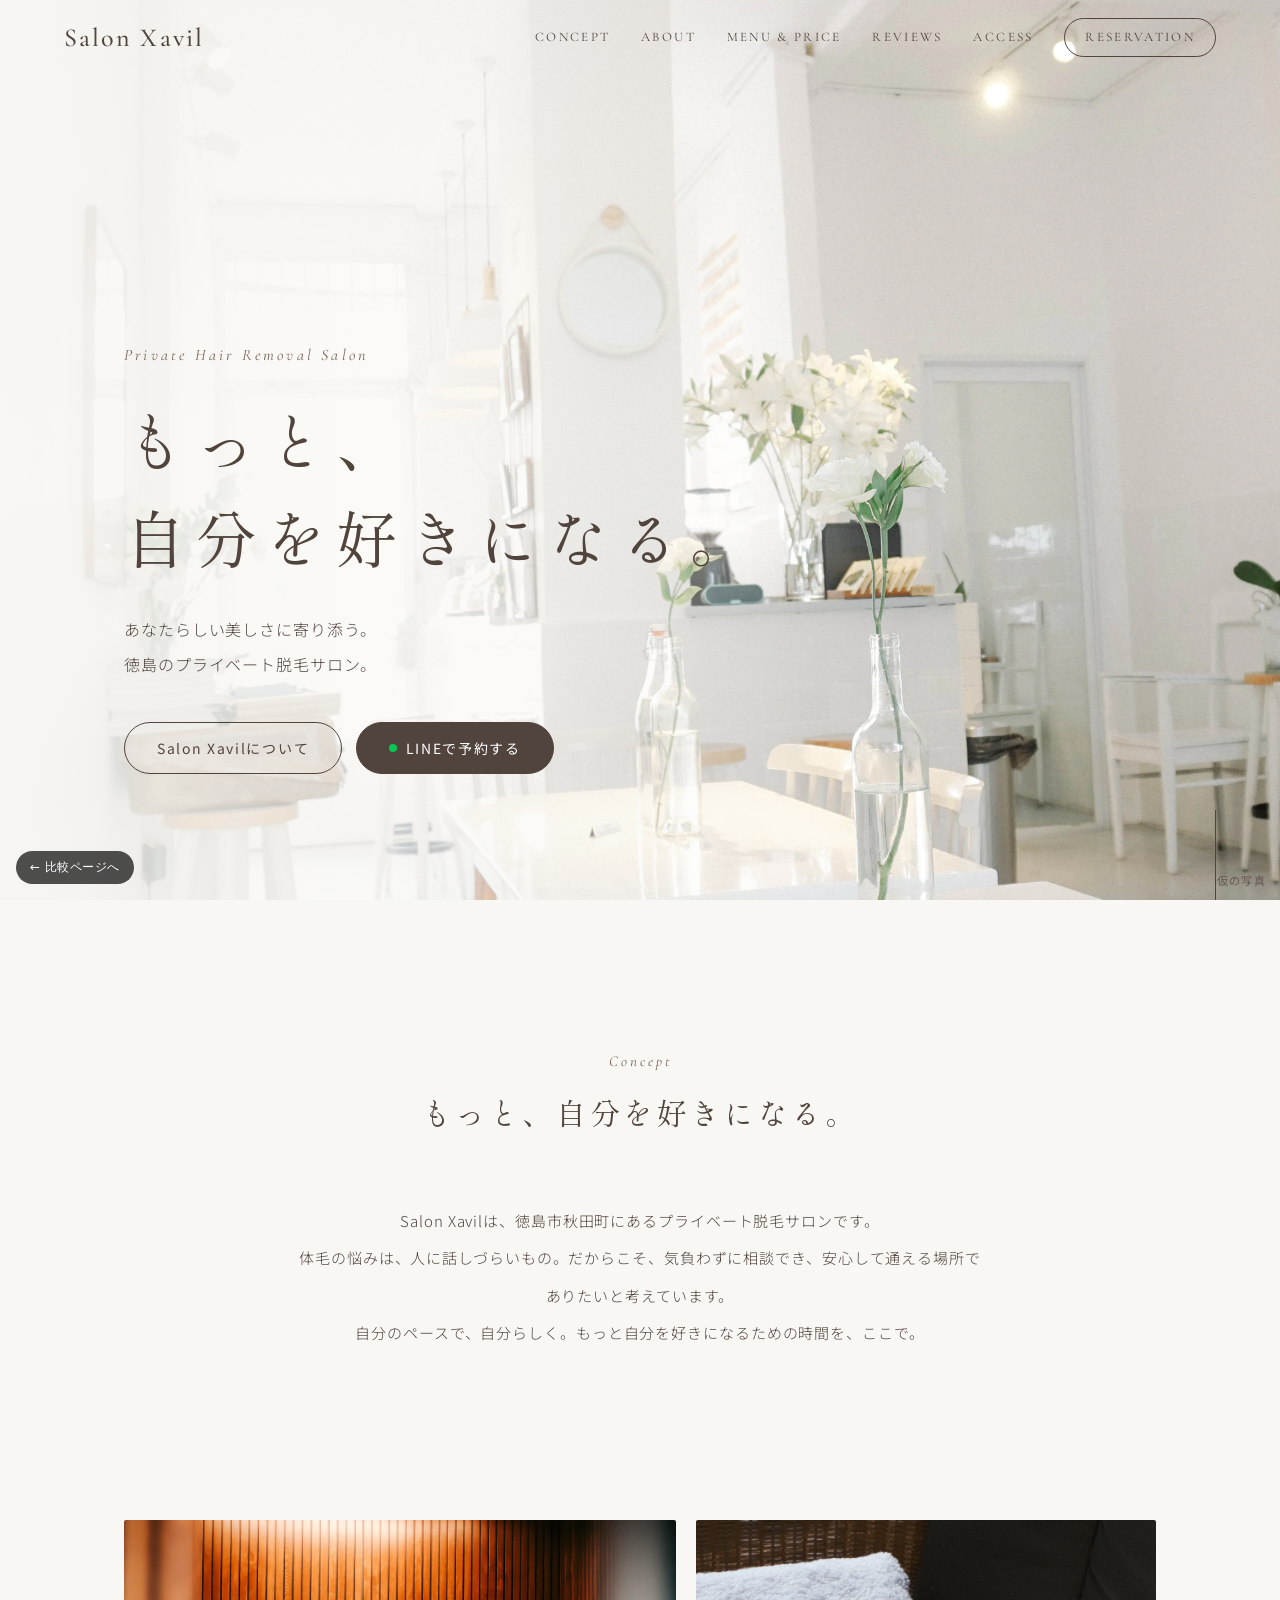
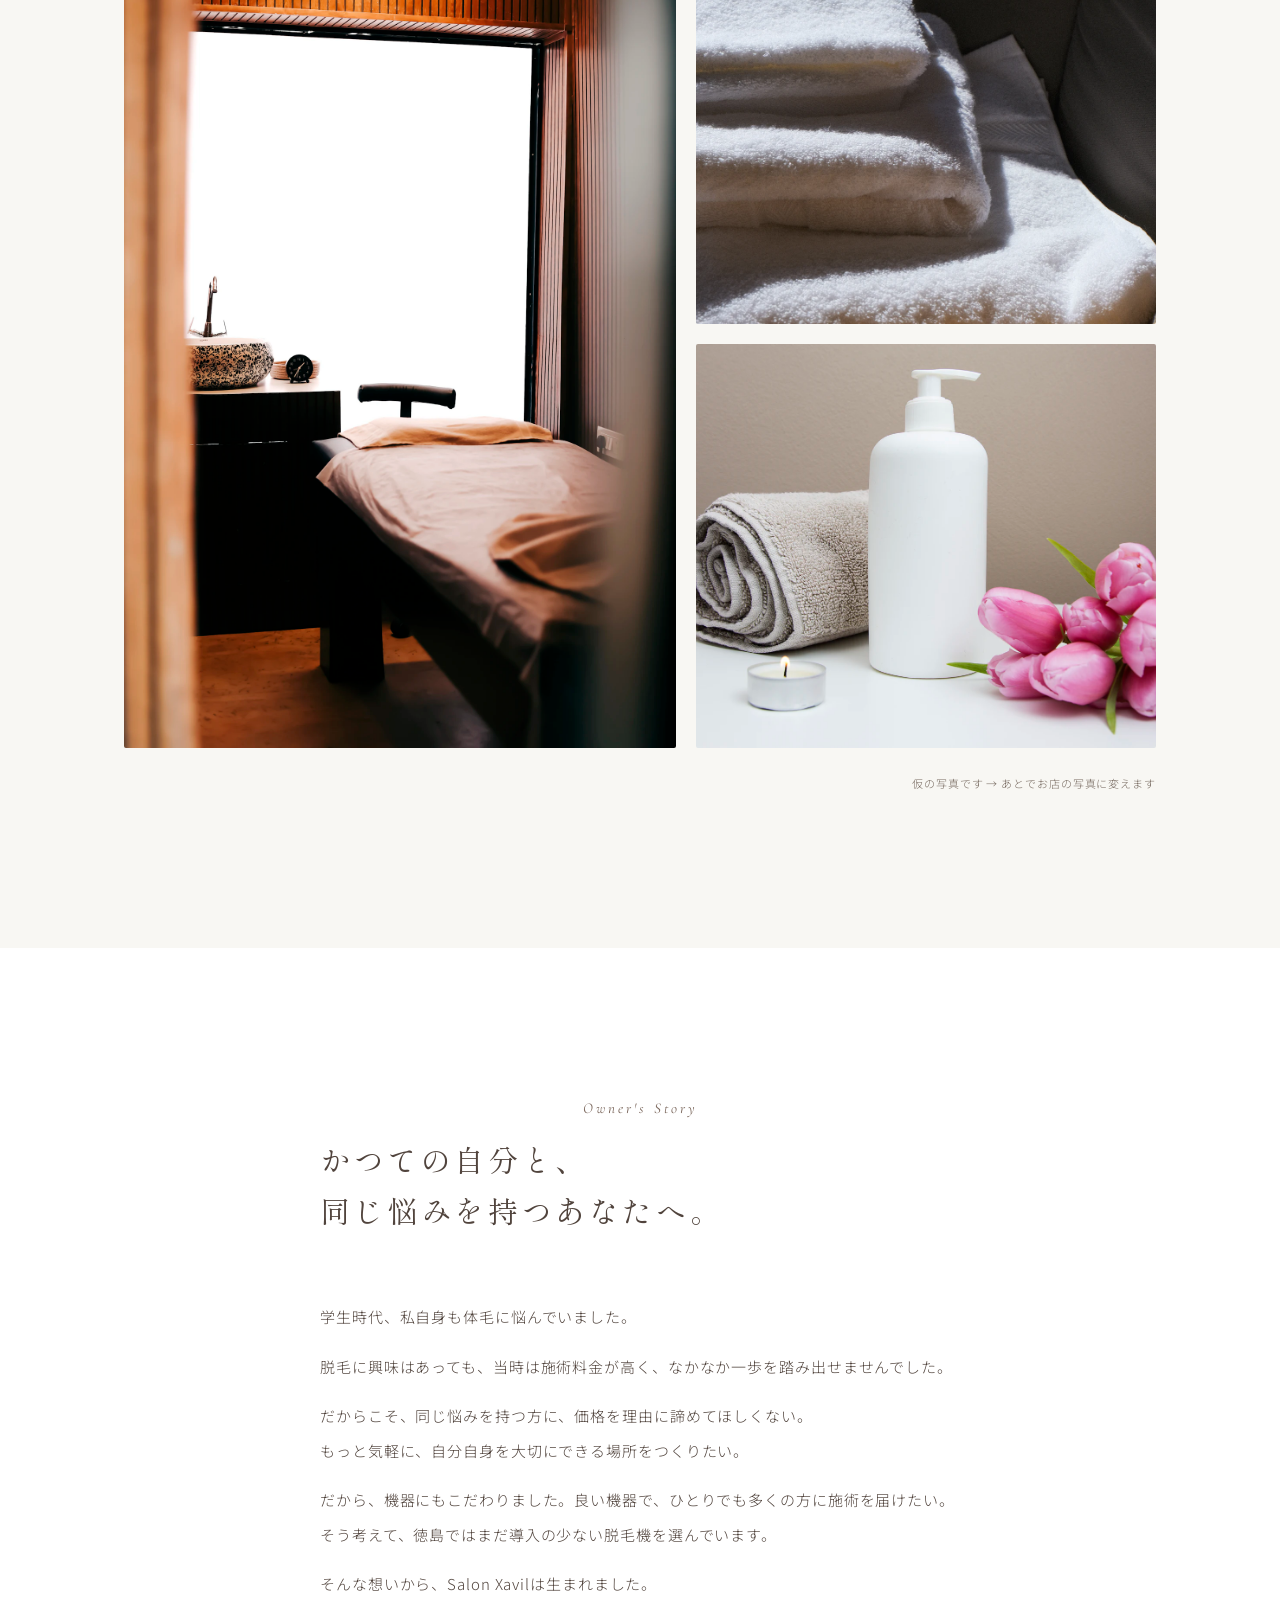
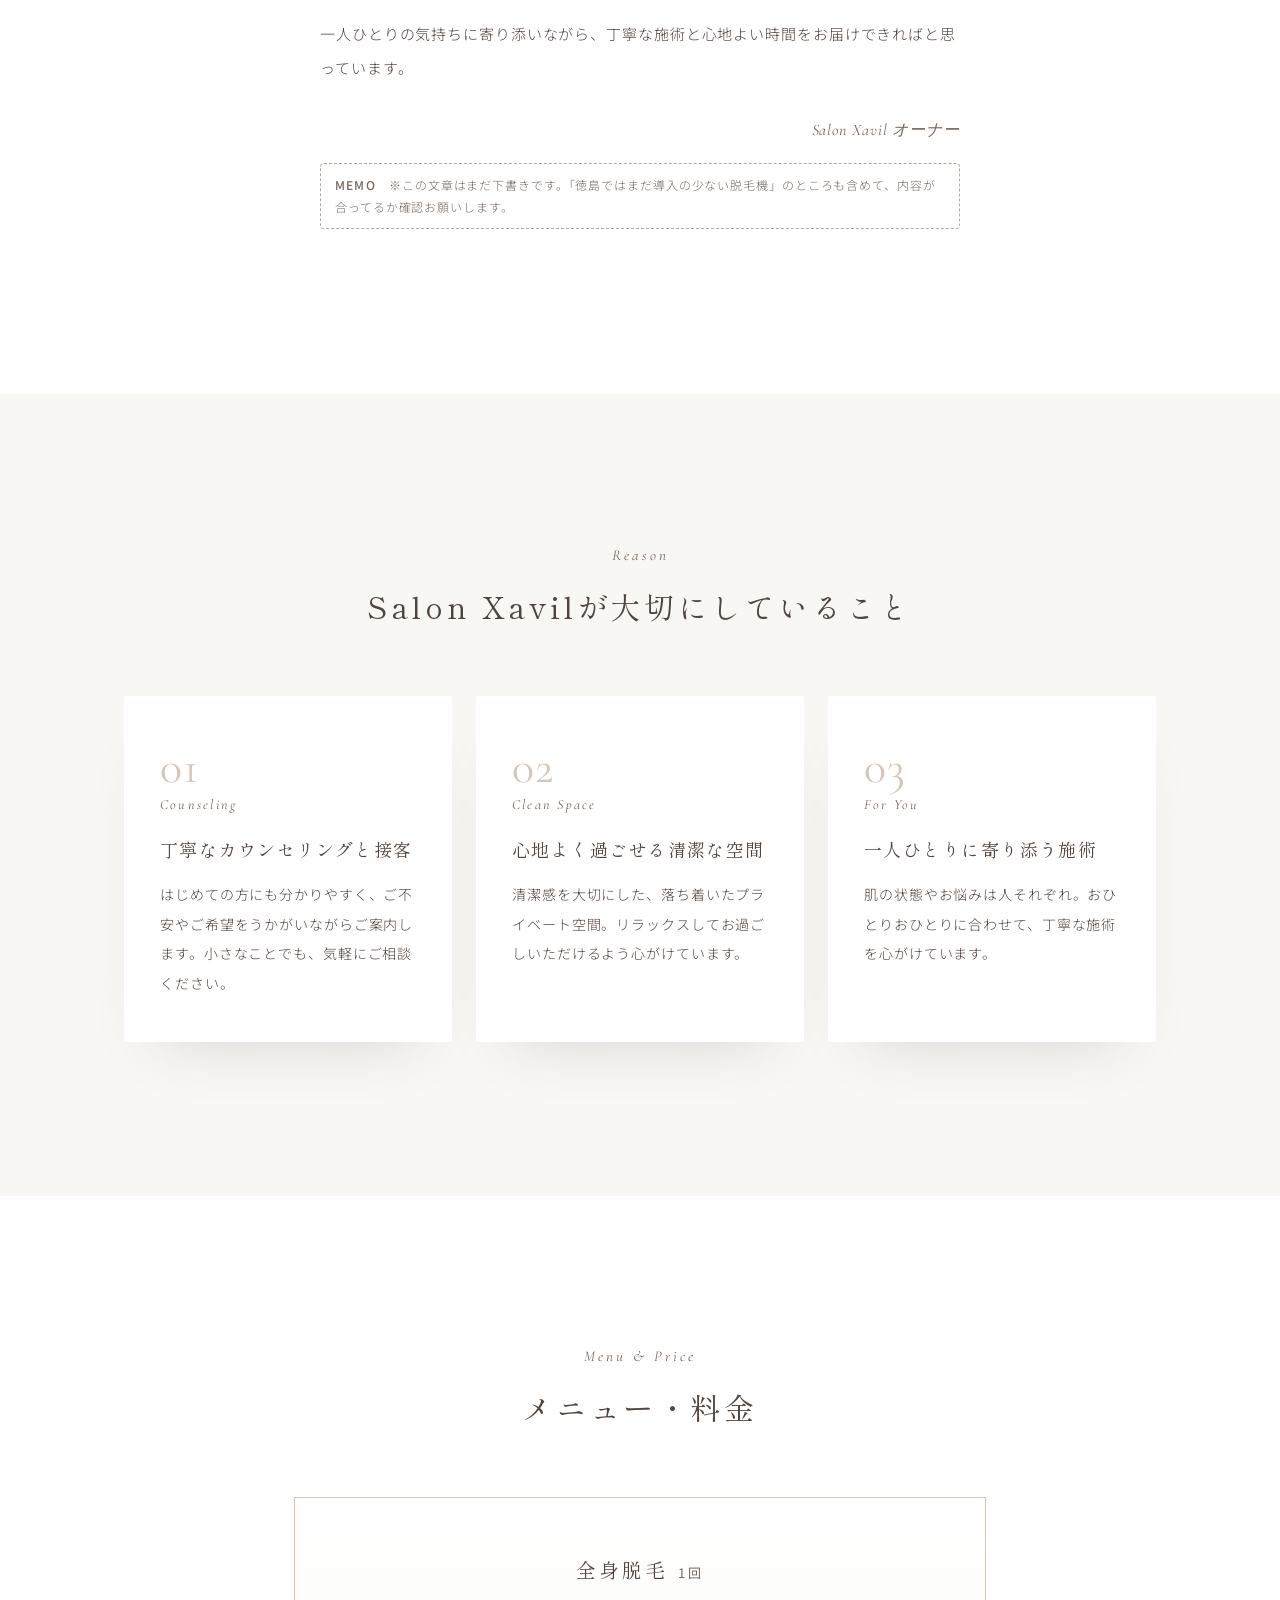
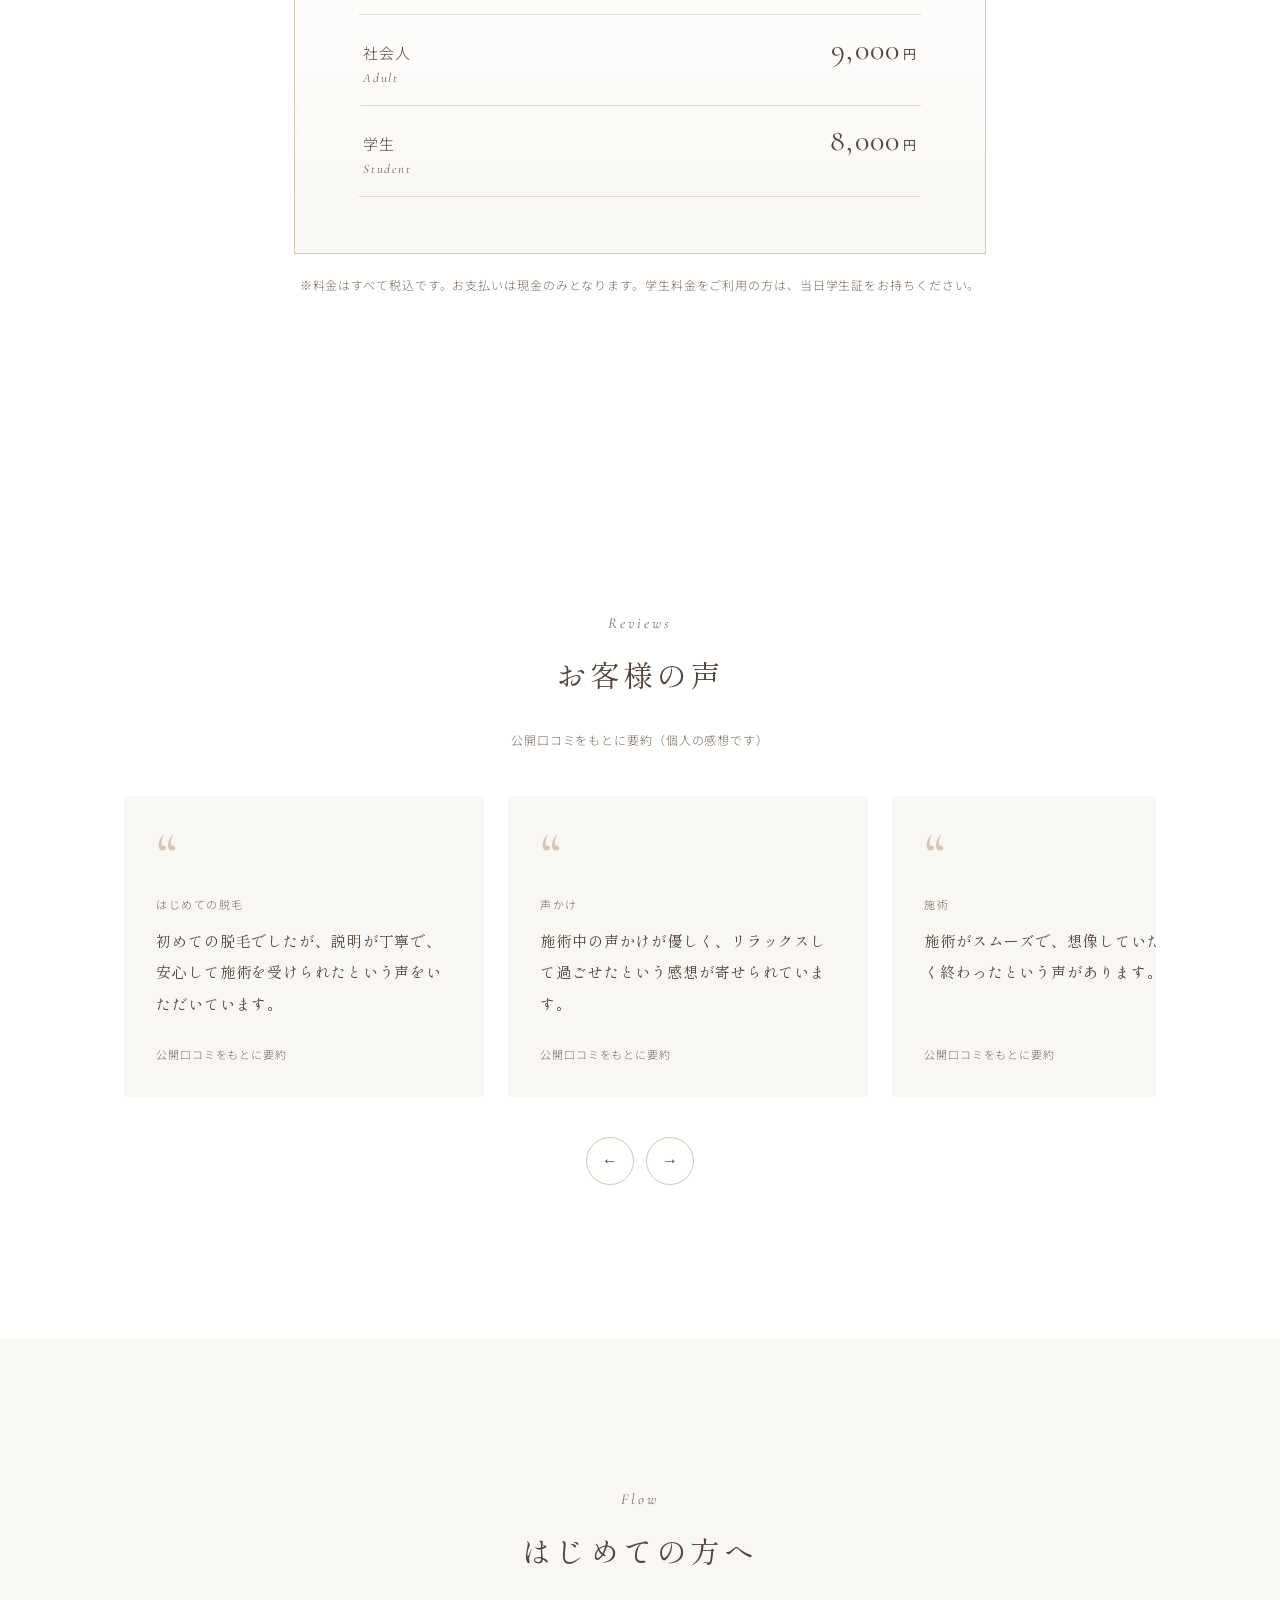
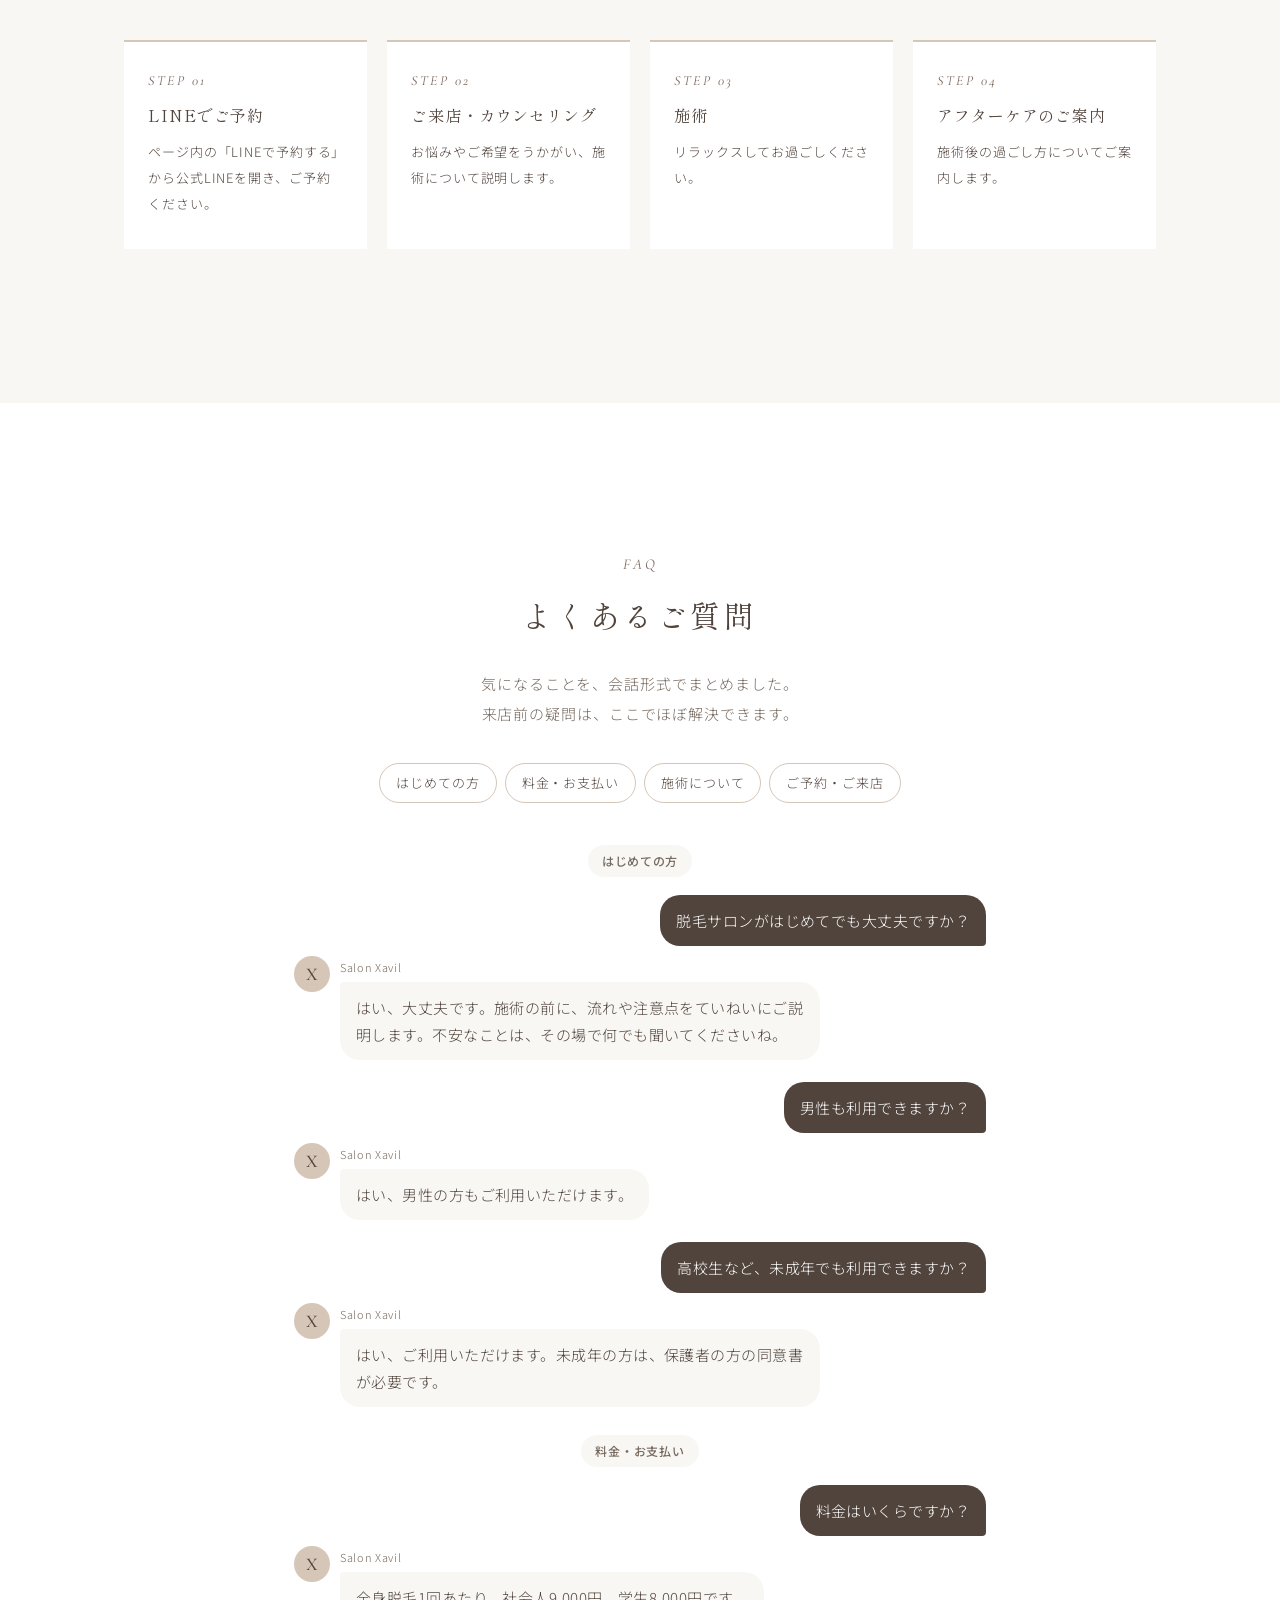
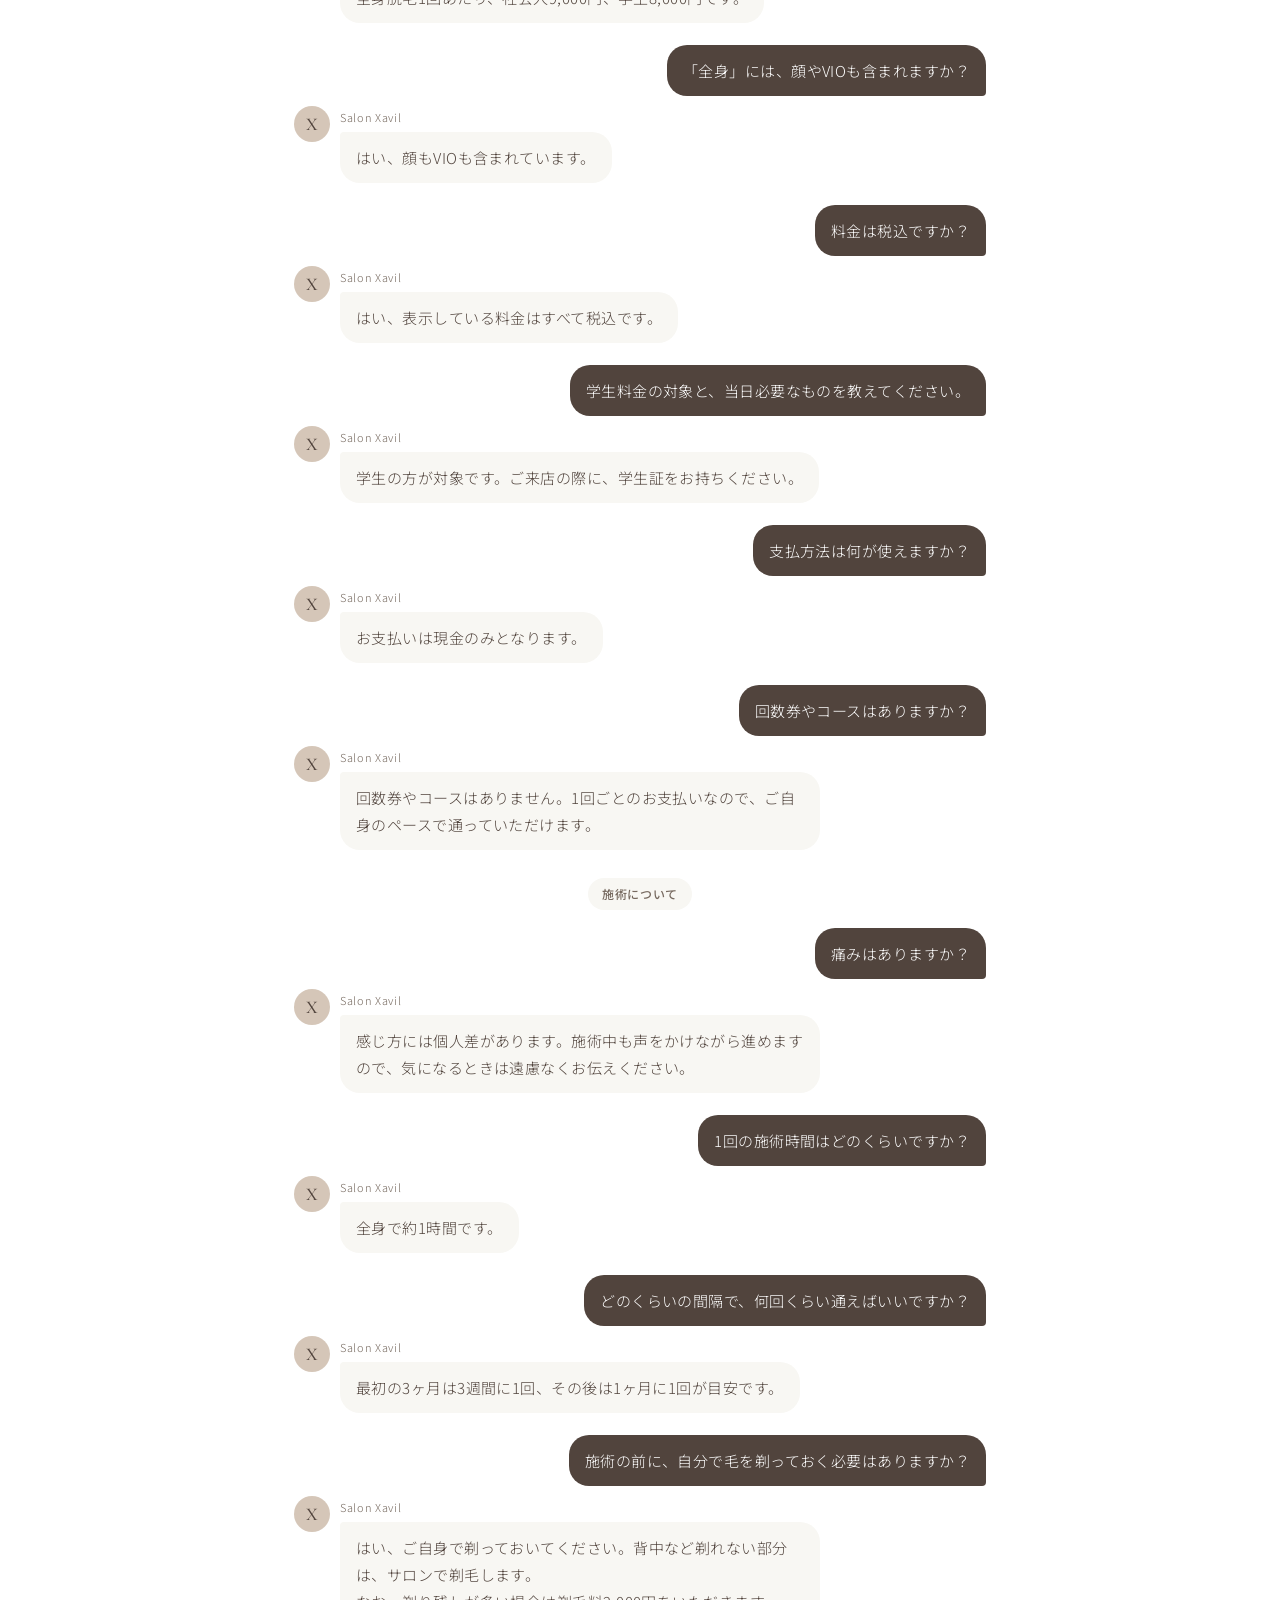
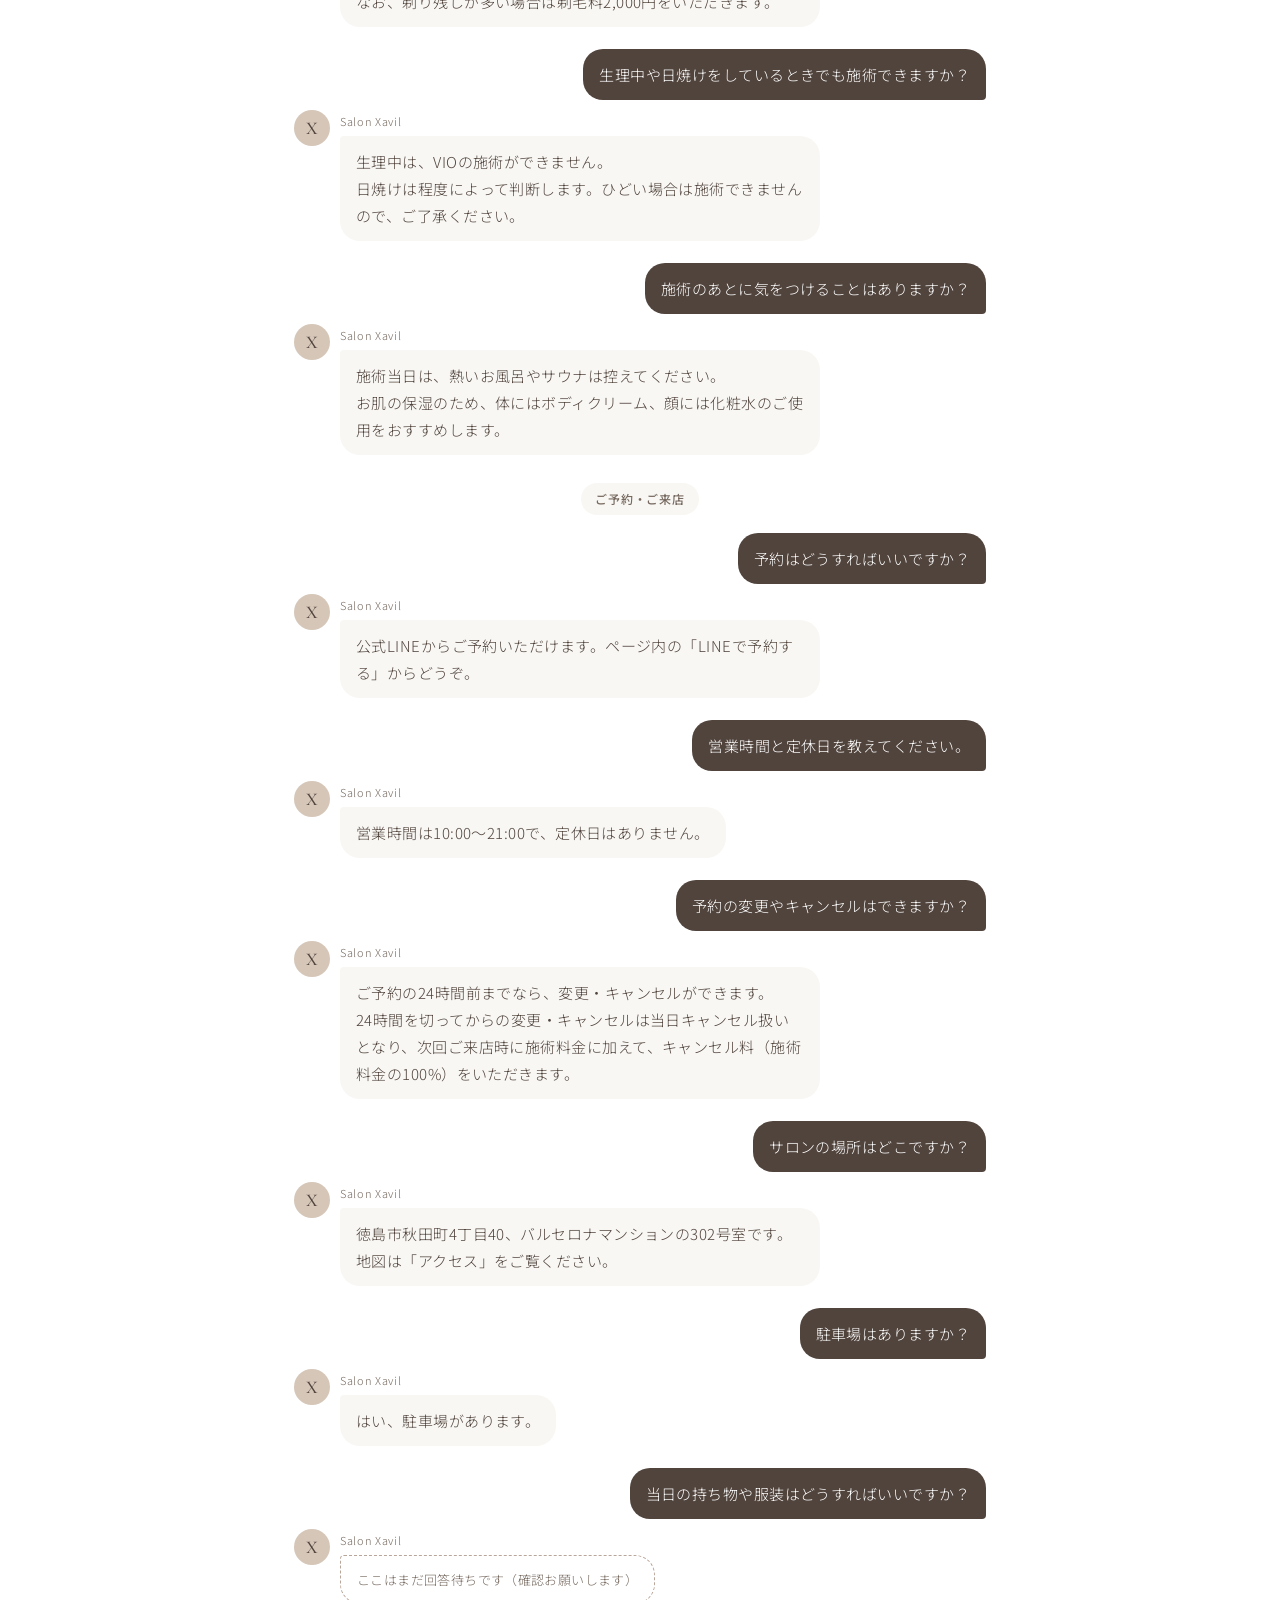
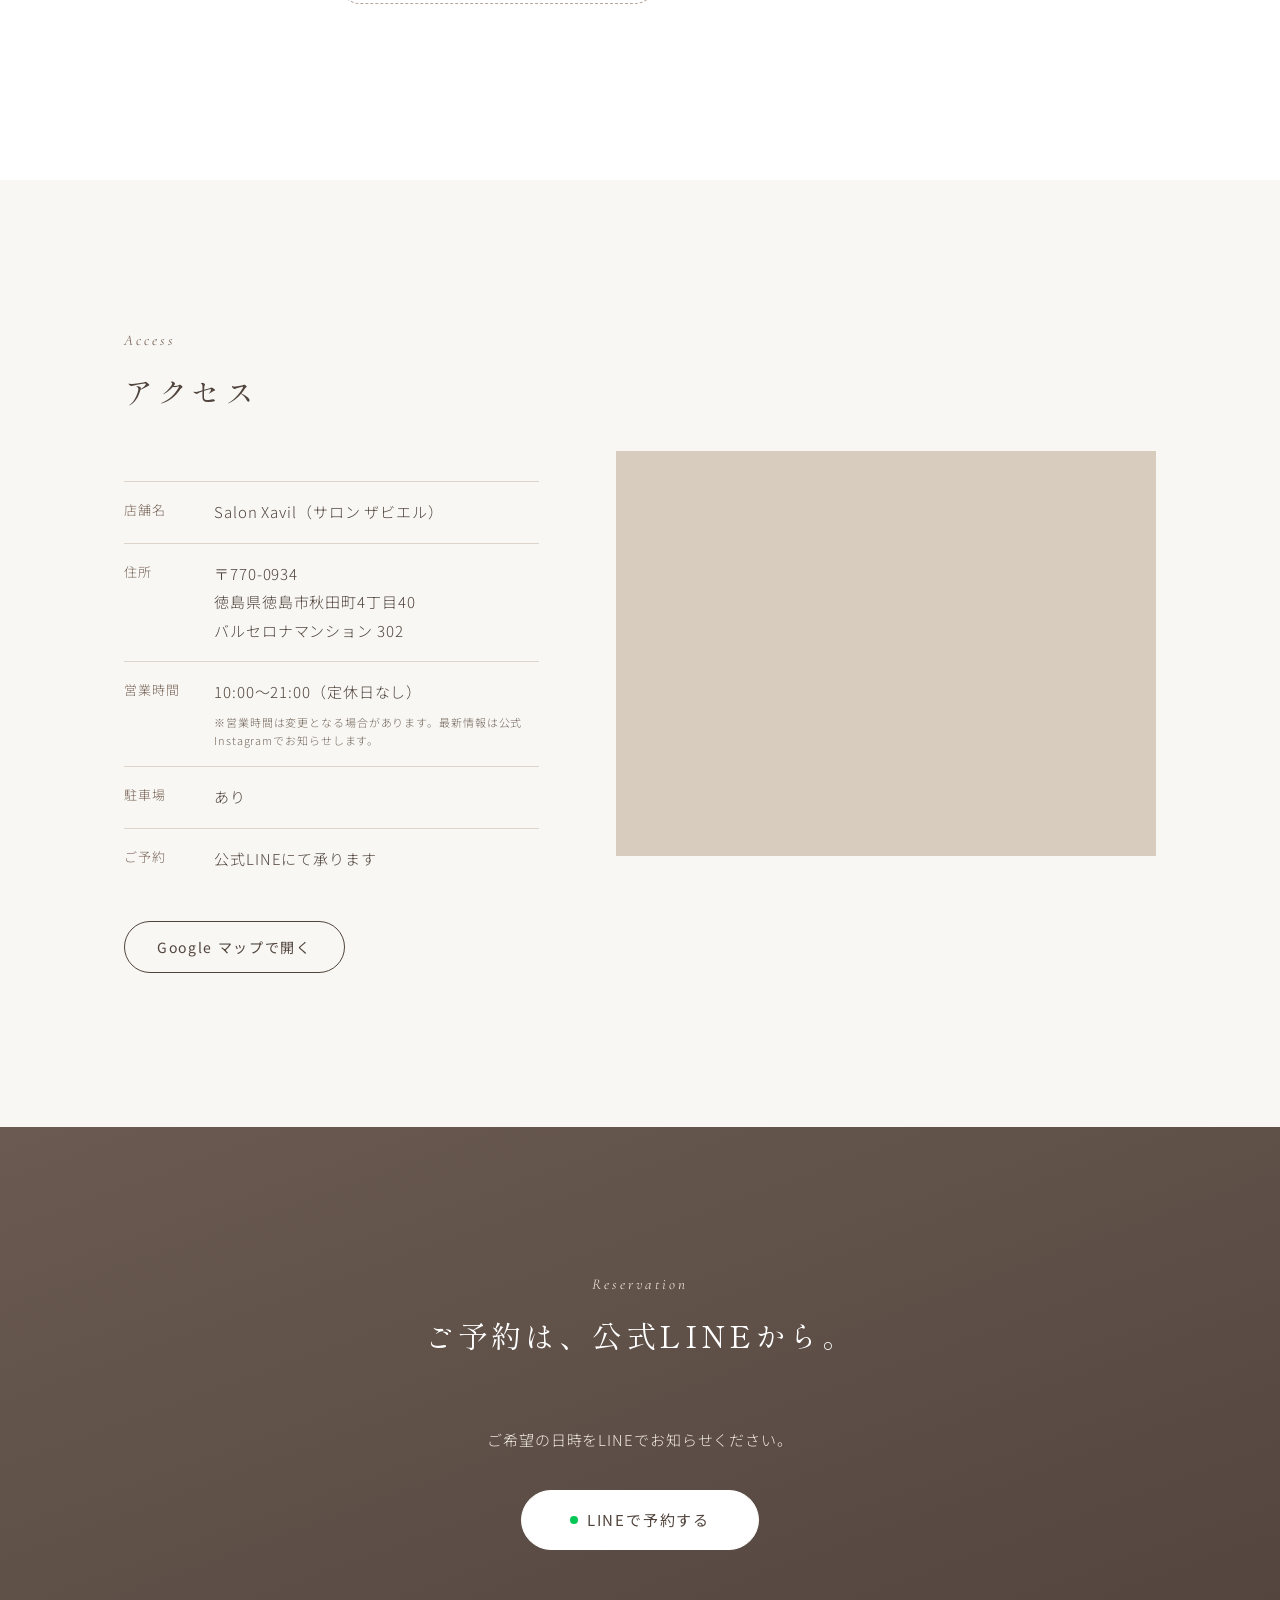
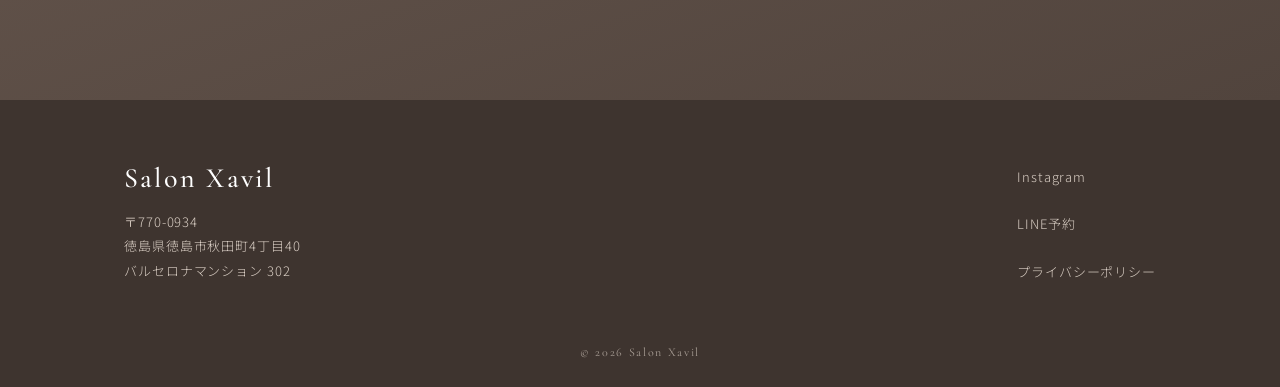
<file: design-a/index.html>
<!doctype html>
<html lang="ja" data-root="../">
<head>
<meta charset="utf-8">
<meta name="robots" content="noindex">
<meta name="viewport" content="width=device-width, initial-scale=1, viewport-fit=cover">
<title>Salon Xavil（サロン ザビエル）｜徳島市のプライベート脱毛サロン</title>
<meta name="description" content="徳島市秋田町のプライベート脱毛サロン Salon Xavil（サロン ザビエル）。オーナー自身の悩みから生まれた、一人ひとりに寄り添う丁寧な施術と清潔な空間。ご予約は公式LINEから。">
<meta property="og:type" content="website">
<meta property="og:title" content="Salon Xavil｜徳島市のプライベート脱毛サロン">
<meta property="og:description" content="もっと、自分を好きになる。あなたらしい美しさに寄り添う、徳島のプライベート脱毛サロン。">
<meta property="og:locale" content="ja_JP">
<meta name="theme-color" content="#F8F7F3">
<link rel="preconnect" href="https://fonts.googleapis.com">
<link rel="preconnect" href="https://fonts.gstatic.com" crossorigin>
<link rel="stylesheet" href="https://fonts.googleapis.com/css2?family=Cormorant+Garamond:ital,wght@0,400;0,500;1,400&family=Noto+Sans+JP:wght@300;400;500&family=Shippori+Mincho:wght@400;500&display=swap">
<link rel="stylesheet" href="../assets/common.css">
<link rel="stylesheet" href="style.css">
</head>
<body>

<header class="header" id="top">
  <a class="header__logo" href="#top" aria-label="Salon Xavil トップへ">Salon Xavil</a>
  <button class="header__toggle" type="button" data-menu-toggle aria-expanded="false" aria-controls="menu">
    <span></span><span></span><span class="sr-only">メニュー</span>
  </button>
  <nav class="header__nav" id="menu" data-menu aria-label="メインメニュー">
    <a href="#concept">CONCEPT</a>
    <a href="#about">ABOUT</a>
    <a href="#price">MENU &amp; PRICE</a>
    <a href="#reviews">REVIEWS</a>
    <a href="#access">ACCESS</a>
    <a class="header__cta" data-link="line">RESERVATION</a>
  </nav>
</header>

<main>
  <!-- HERO -->
  <section class="hero" aria-label="メインビジュアル">
    <div class="hero__photo" data-parallax="0.15" role="img" aria-label="仮の写真：自然光が入る白い空間と花（実際の店舗の写真ではありません）">
      <img class="hero__img" src="../assets/photos/bright-room.webp" width="2000" height="1825" alt="" fetchpriority="high">
      <span class="ph-label">仮の写真</span>
    </div>
    <div class="hero__body">
      <p class="hero__en">Private Hair Removal Salon</p>
      <h1 class="hero__title">もっと、<br>自分を好きになる。</h1>
      <p class="hero__sub">あなたらしい美しさに寄り添う。<br>徳島のプライベート脱毛サロン。</p>
      <div class="hero__btns">
        <a class="btn btn--ghost" href="#about">Salon Xavilについて</a>
        <a class="btn btn--line" data-link="line">LINEで予約する</a>
      </div>
    </div>
    <a class="hero__scroll" href="#concept" aria-label="下へスクロール"><span></span></a>
  </section>

  <!-- CONCEPT -->
  <section class="section concept" id="concept">
    <div class="wrap wrap--narrow">
      <p class="eyebrow" data-reveal>Concept</p>
      <h2 class="h2" data-reveal data-text="concept.title"></h2>
      <p class="concept__body" data-reveal data-text="concept.body"></p>
    </div>
  </section>

  <!-- GALLERY（仮の写真） -->
  <section class="gallery" aria-label="サロンのイメージ写真">
    <div class="wrap gallery__grid">
      <figure class="gallery__item gallery__item--main" data-reveal>
        <img src="../assets/photos/treatment-room.webp" width="1400" height="2100" loading="lazy" alt="仮の写真：ベージュのシーツを敷いた施術ベッド（実際の店舗の写真ではありません）">
      </figure>
      <figure class="gallery__item " data-reveal>
        <img src="../assets/photos/towels-white.webp" width="1400" height="933" loading="lazy" alt="仮の写真：重ねた白いタオル（実際の店舗の写真ではありません）">
      </figure>
      <figure class="gallery__item " data-reveal>
        <img src="../assets/photos/bottle-tulips.webp" width="1400" height="933" loading="lazy" alt="仮の写真：ボトルとタオルとピンクのチューリップ（実際の店舗の写真ではありません）">
      </figure>
      <p class="gallery__cap">仮の写真です → あとでお店の写真に変えます</p>
    </div>
  </section>

  <!-- OWNER STORY -->
  <section class="section owner" id="about">
    <div class="wrap wrap--narrow owner__grid">
      <div class="owner__text">
        <p class="eyebrow" data-reveal>Owner's Story</p>
        <h2 class="h2 h2--left" data-reveal data-text="owner.title"></h2>
        <div class="owner__body" data-owner-body></div>
        <p class="owner__sign" data-reveal data-text="owner.sign"></p>
        <p class="draft" data-draft data-text="owner.draftNote"></p>
      </div>
    </div>
  </section>

  <!-- FEATURES -->
  <section class="section features" id="features">
    <div class="wrap">
      <p class="eyebrow" data-reveal>Reason</p>
      <h2 class="h2" data-reveal>Salon Xavilが大切にしていること</h2>
      <div class="features__list" data-features></div>
    </div>
  </section>

  <!-- PRICE -->
  <section class="section price" id="price">
    <div class="wrap wrap--narrow">
      <p class="eyebrow" data-reveal>Menu &amp; Price</p>
      <h2 class="h2" data-reveal>メニュー・料金</h2>
      <div class="price__card" data-reveal>
        <p class="price__menu"><span data-text="price.menu"></span><small data-text="price.unit"></small></p>
        <dl class="price__list" data-price></dl>
      </div>
      <p class="note" data-reveal data-text="price.note"></p>
    </div>
  </section>

  <!-- REVIEWS -->
  <section class="section reviews" id="reviews">
    <div class="wrap">
      <p class="eyebrow" data-reveal>Reviews</p>
      <h2 class="h2" data-reveal>お客様の声</h2>
      <p class="reviews__note" data-reveal><span data-text="reviewsNote"></span>（個人の感想です）</p>
      <div class="carousel" data-reveal>
        <div class="carousel__track" data-reviews tabindex="0" aria-label="口コミ一覧（横にスクロールできます）"></div>
        <div class="carousel__ctrl">
          <button type="button" class="carousel__btn" data-prev aria-label="前の口コミ">←</button>
          <button type="button" class="carousel__btn" data-next aria-label="次の口コミ">→</button>
        </div>
      </div>
    </div>
  </section>

  <!-- FLOW -->
  <section class="section flow" id="flow">
    <div class="wrap">
      <p class="eyebrow" data-reveal>Flow</p>
      <h2 class="h2" data-reveal>はじめての方へ</h2>
      <ol class="flow__list" data-flow></ol>
    </div>
  </section>

  <!-- FAQ -->
  <section class="section faq" id="faq">
    <div class="wrap wrap--narrow">
      <p class="eyebrow" data-reveal>FAQ</p>
      <h2 class="h2" data-reveal>よくあるご質問</h2>
      <p class="faq__lead" data-reveal>気になることを、会話形式でまとめました。<br>来店前の疑問は、ここでほぼ解決できます。</p>
      <div class="faq__chat" data-faq></div>
    </div>
  </section>

  <!-- ACCESS -->
  <section class="section access" id="access">
    <div class="wrap access__grid">
      <div>
        <p class="eyebrow eyebrow--left" data-reveal>Access</p>
        <h2 class="h2 h2--left" data-reveal>アクセス</h2>
        <dl class="access__info" data-reveal>
          <dt>店舗名</dt><dd>Salon Xavil（サロン ザビエル）</dd>
          <dt>住所</dt><dd data-text="address.full"></dd>
          <dt>営業時間</dt><dd><span data-text="hours.text"></span><small data-text="hours.note"></small></dd>
          <dt>駐車場</dt><dd>あり</dd>
          <dt>ご予約</dt><dd>公式LINEにて承ります</dd>
        </dl>
        <a class="btn btn--ghost" data-link="map" data-reveal>Google マップで開く</a>
      </div>
      <div class="access__map" data-map data-reveal></div>
    </div>
  </section>

  <!-- RESERVATION -->
  <section class="reserve" id="reservation">
    <div class="wrap wrap--narrow">
      <p class="eyebrow eyebrow--light" data-reveal>Reservation</p>
      <h2 class="h2 h2--light" data-reveal>ご予約は、公式LINEから。</h2>
      <p data-reveal>ご希望の日時をLINEでお知らせください。</p>
      <a class="btn btn--line btn--lg" data-link="line" data-reveal>LINEで予約する</a>
    </div>
  </section>
</main>

<footer class="footer">
  <div class="wrap footer__grid">
    <div>
      <p class="footer__logo">Salon Xavil</p>
      <p class="footer__addr" data-text="address.full"></p>
    </div>
    <ul class="footer__links">
      <li><a data-link="instagram">Instagram</a></li>
      <li><a data-link="line">LINE予約</a></li>
      <li><a data-link="privacy">プライバシーポリシー</a></li>
    </ul>
  </div>
  <p class="footer__copy">&copy; <span data-year></span> Salon Xavil</p>
</footer>

<a class="fixed-cta" data-link="line">LINEで予約する</a>

<script src="../assets/data.js"></script>
<script src="../assets/common.js"></script>
<script src="main.js"></script>
</body>
</html>
</file>
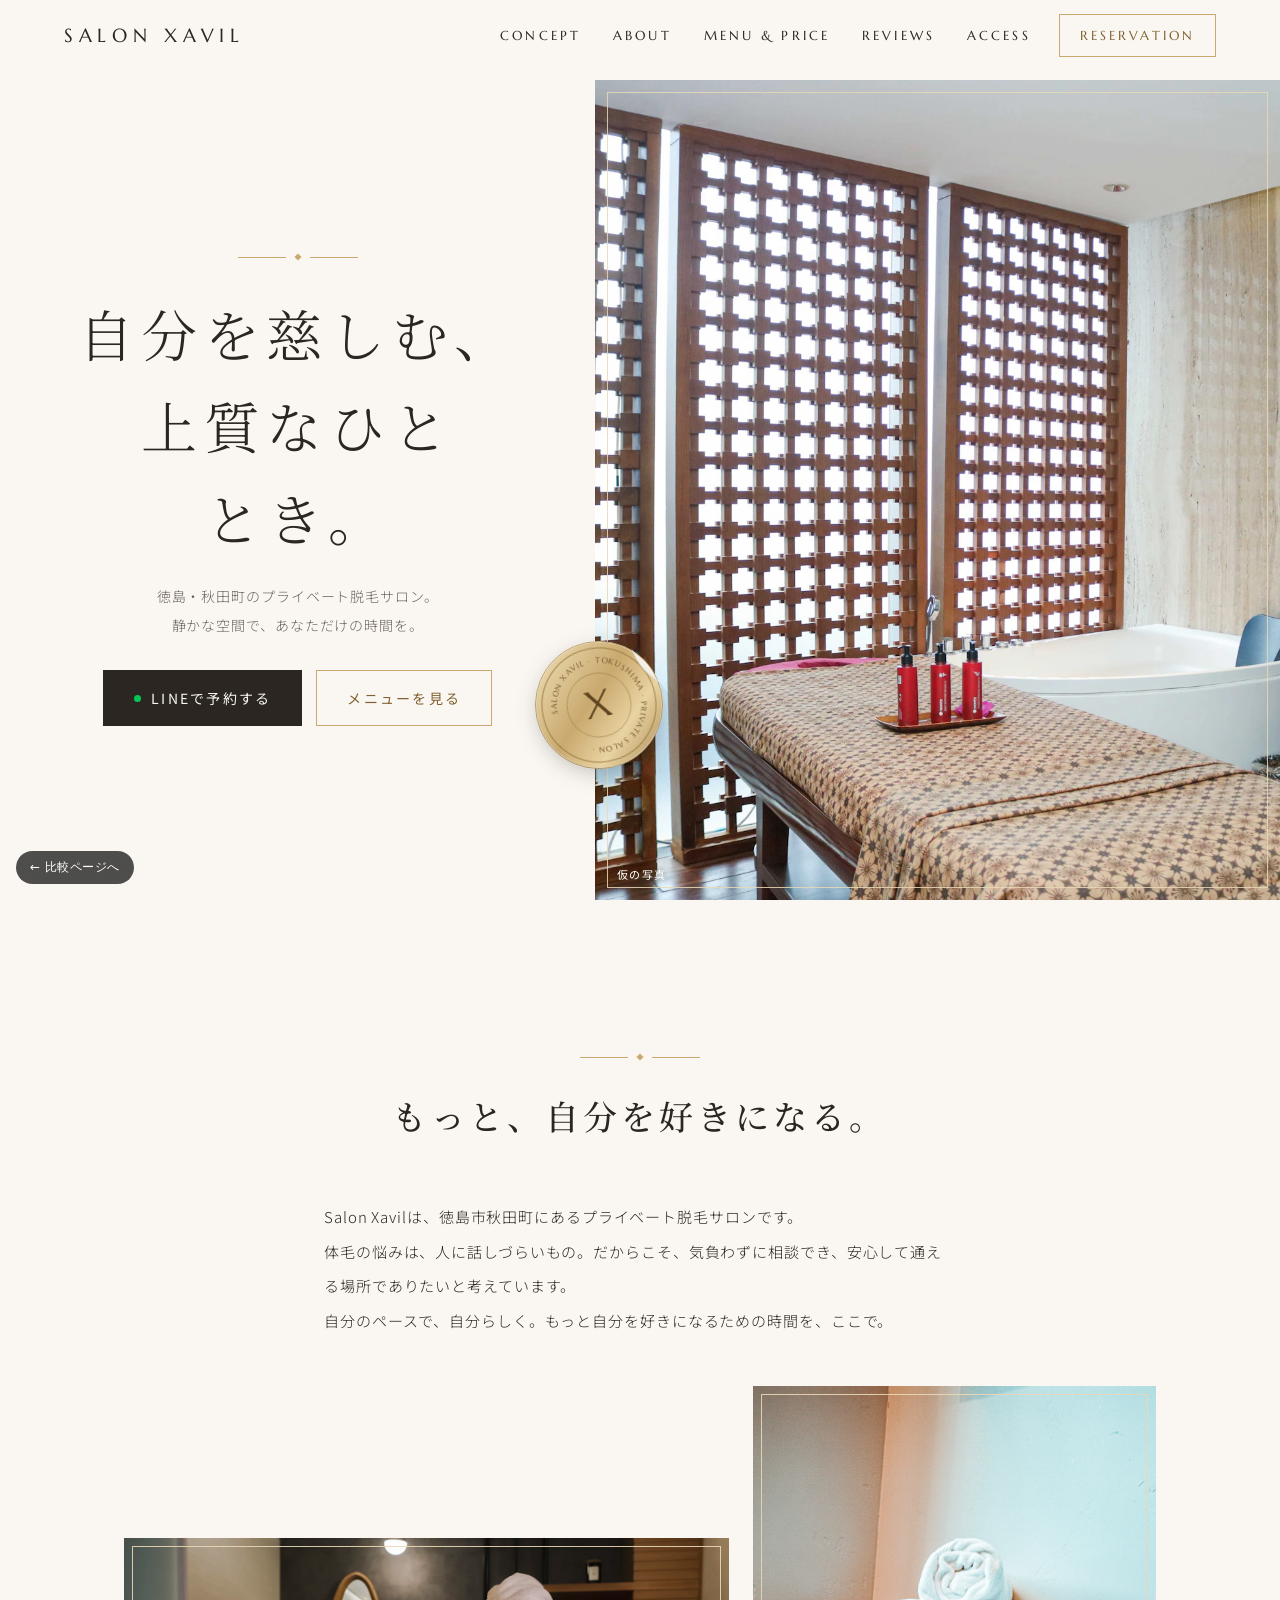
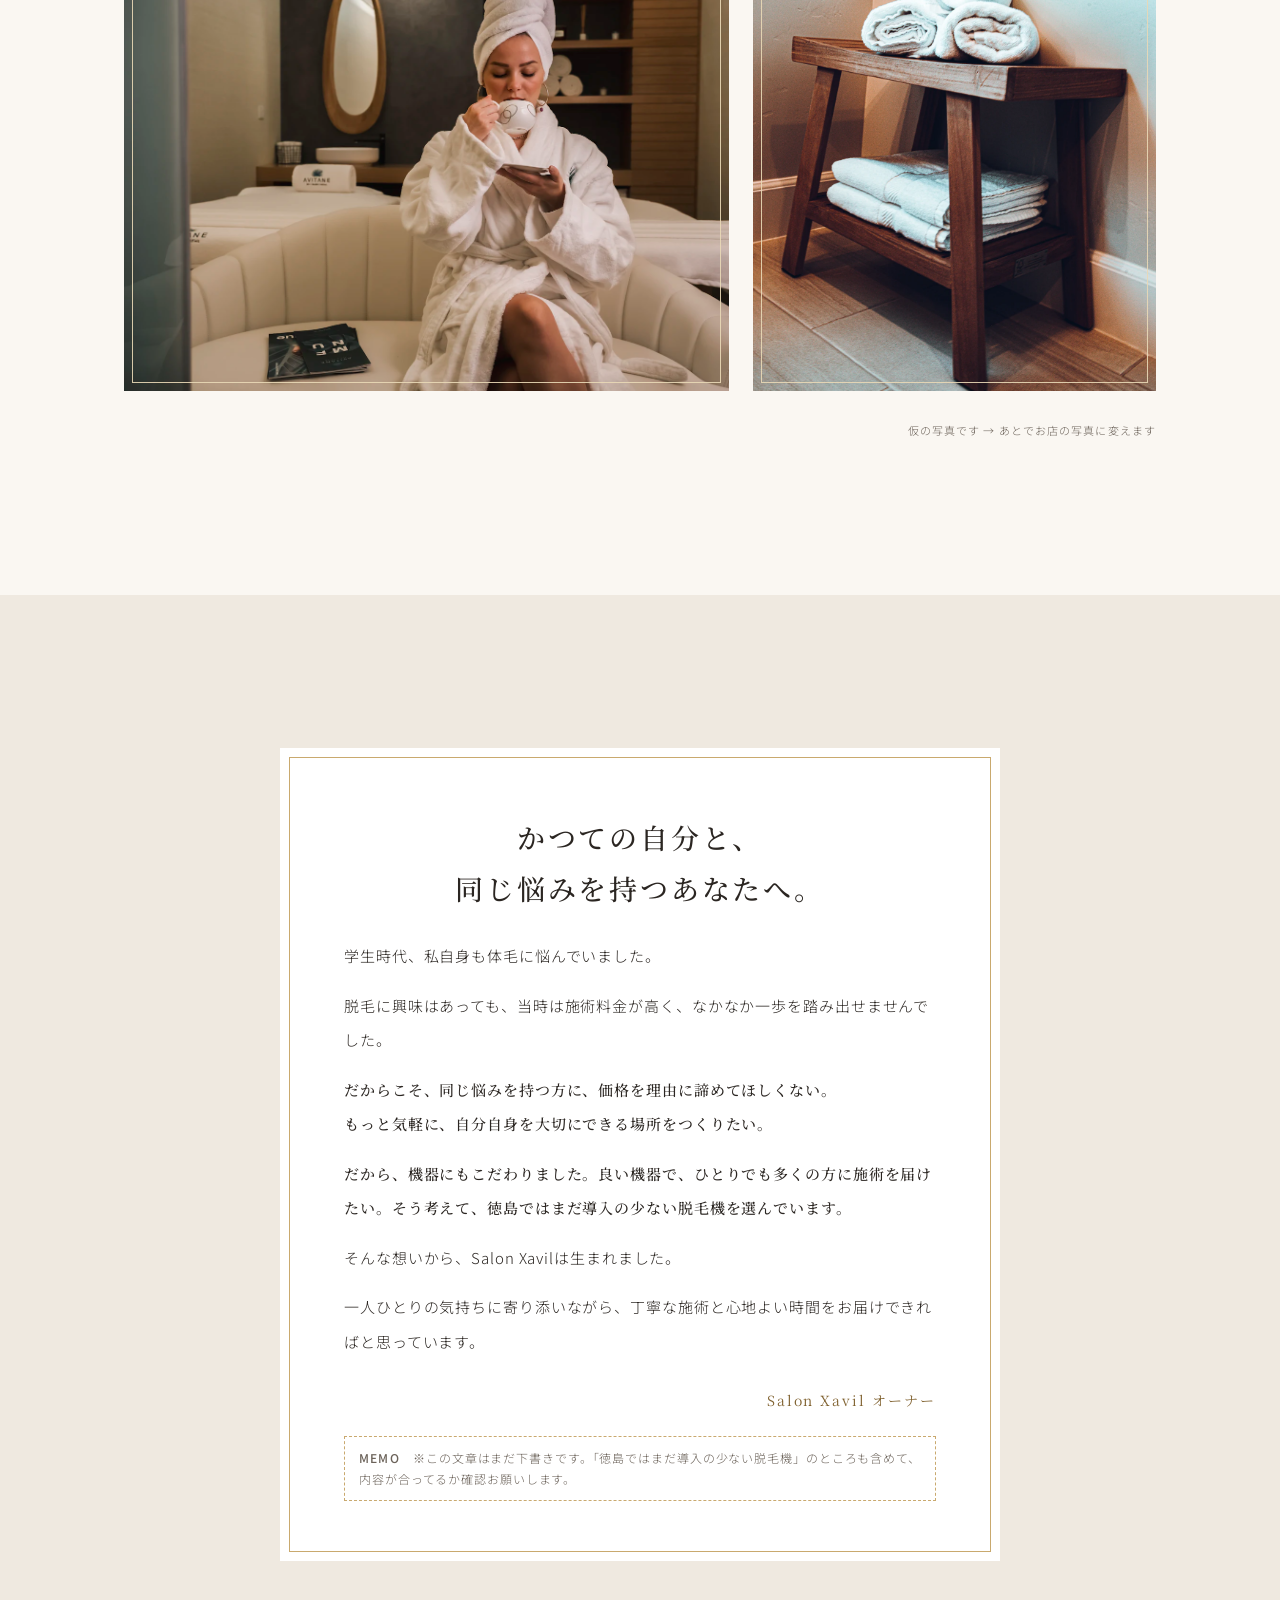
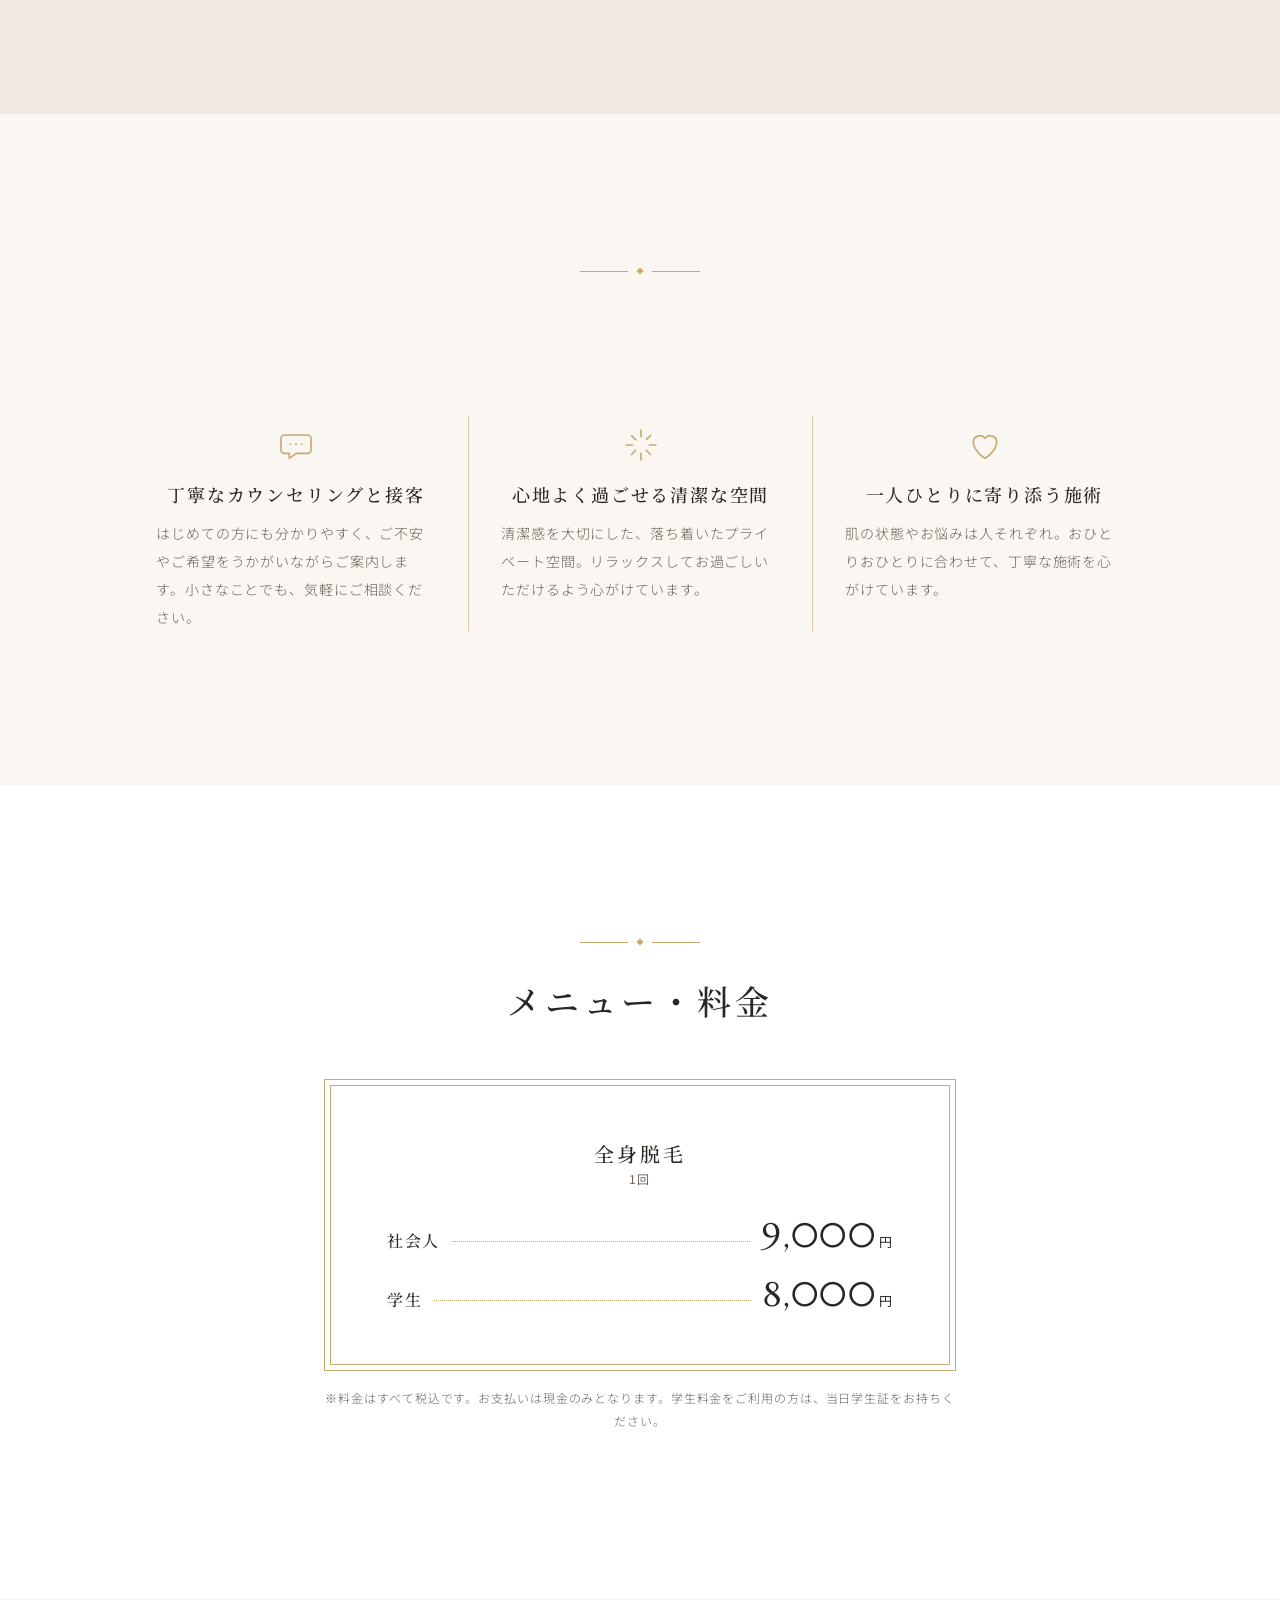
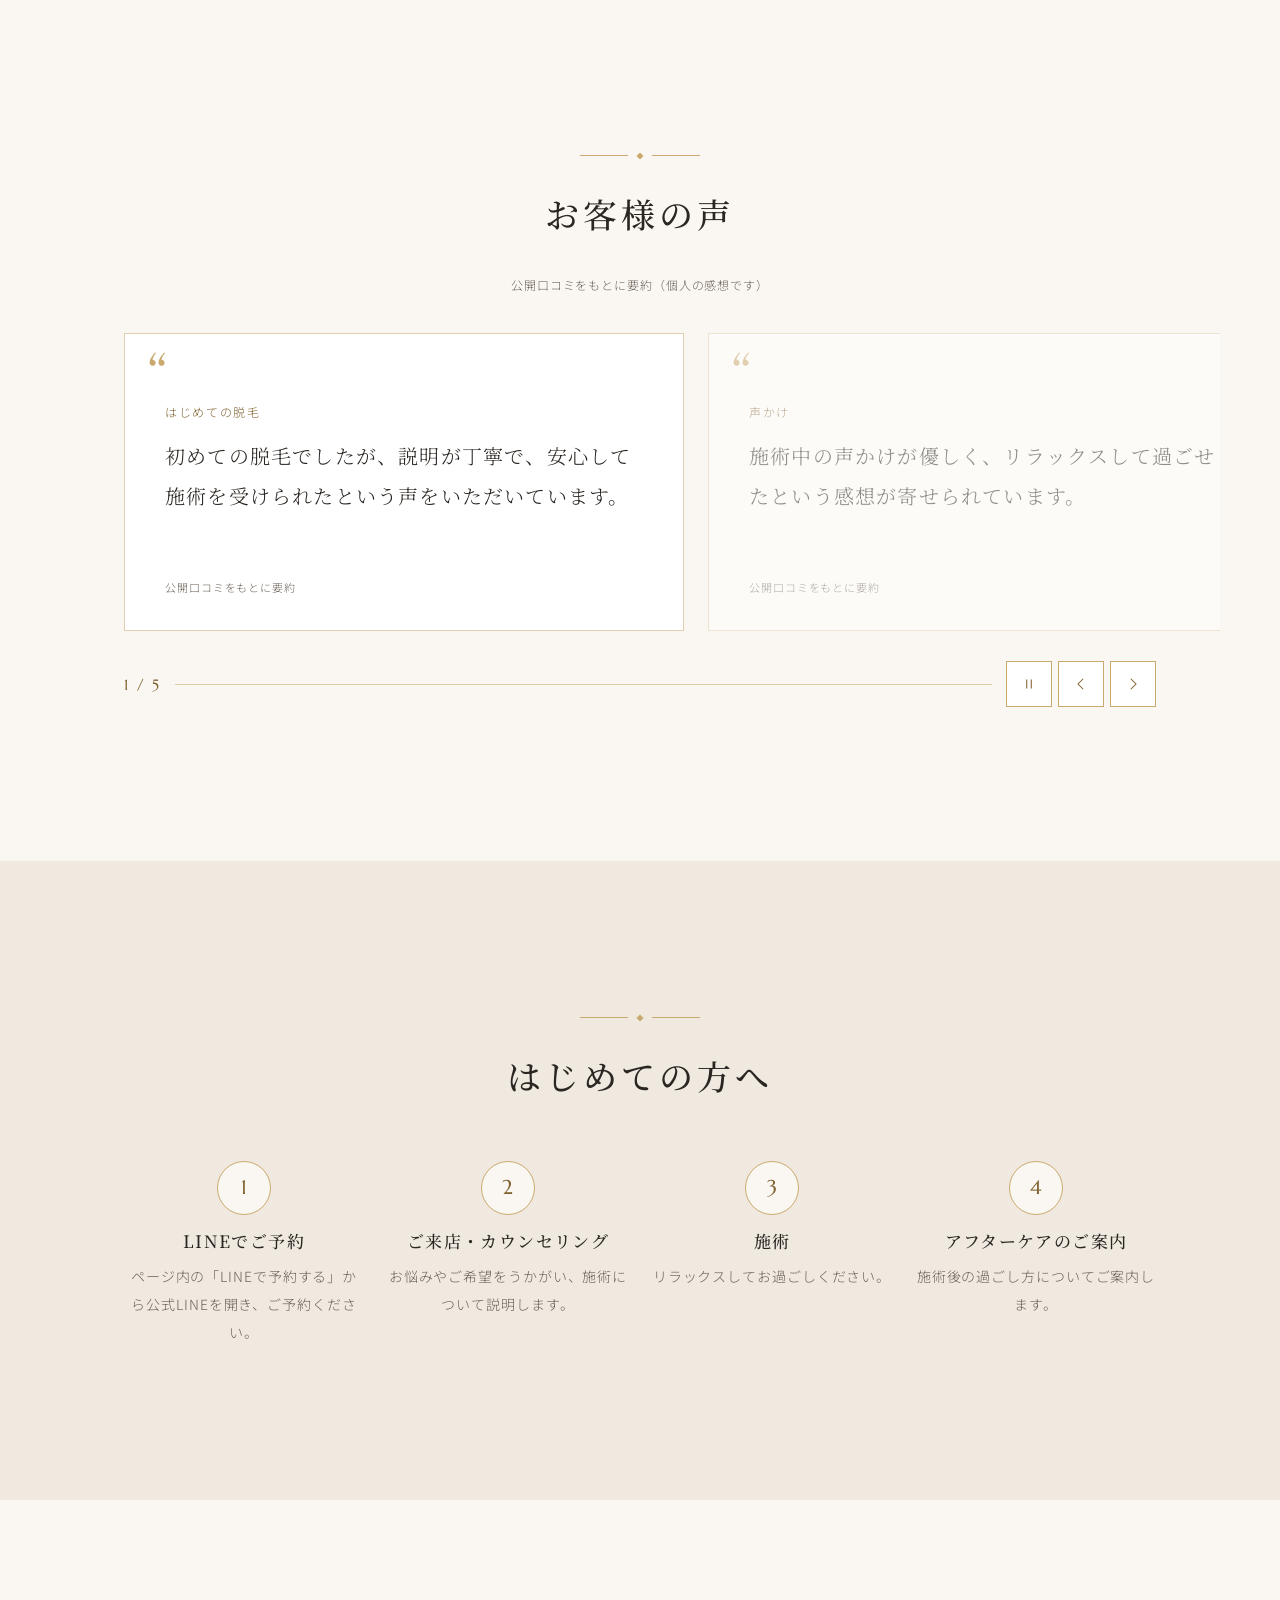
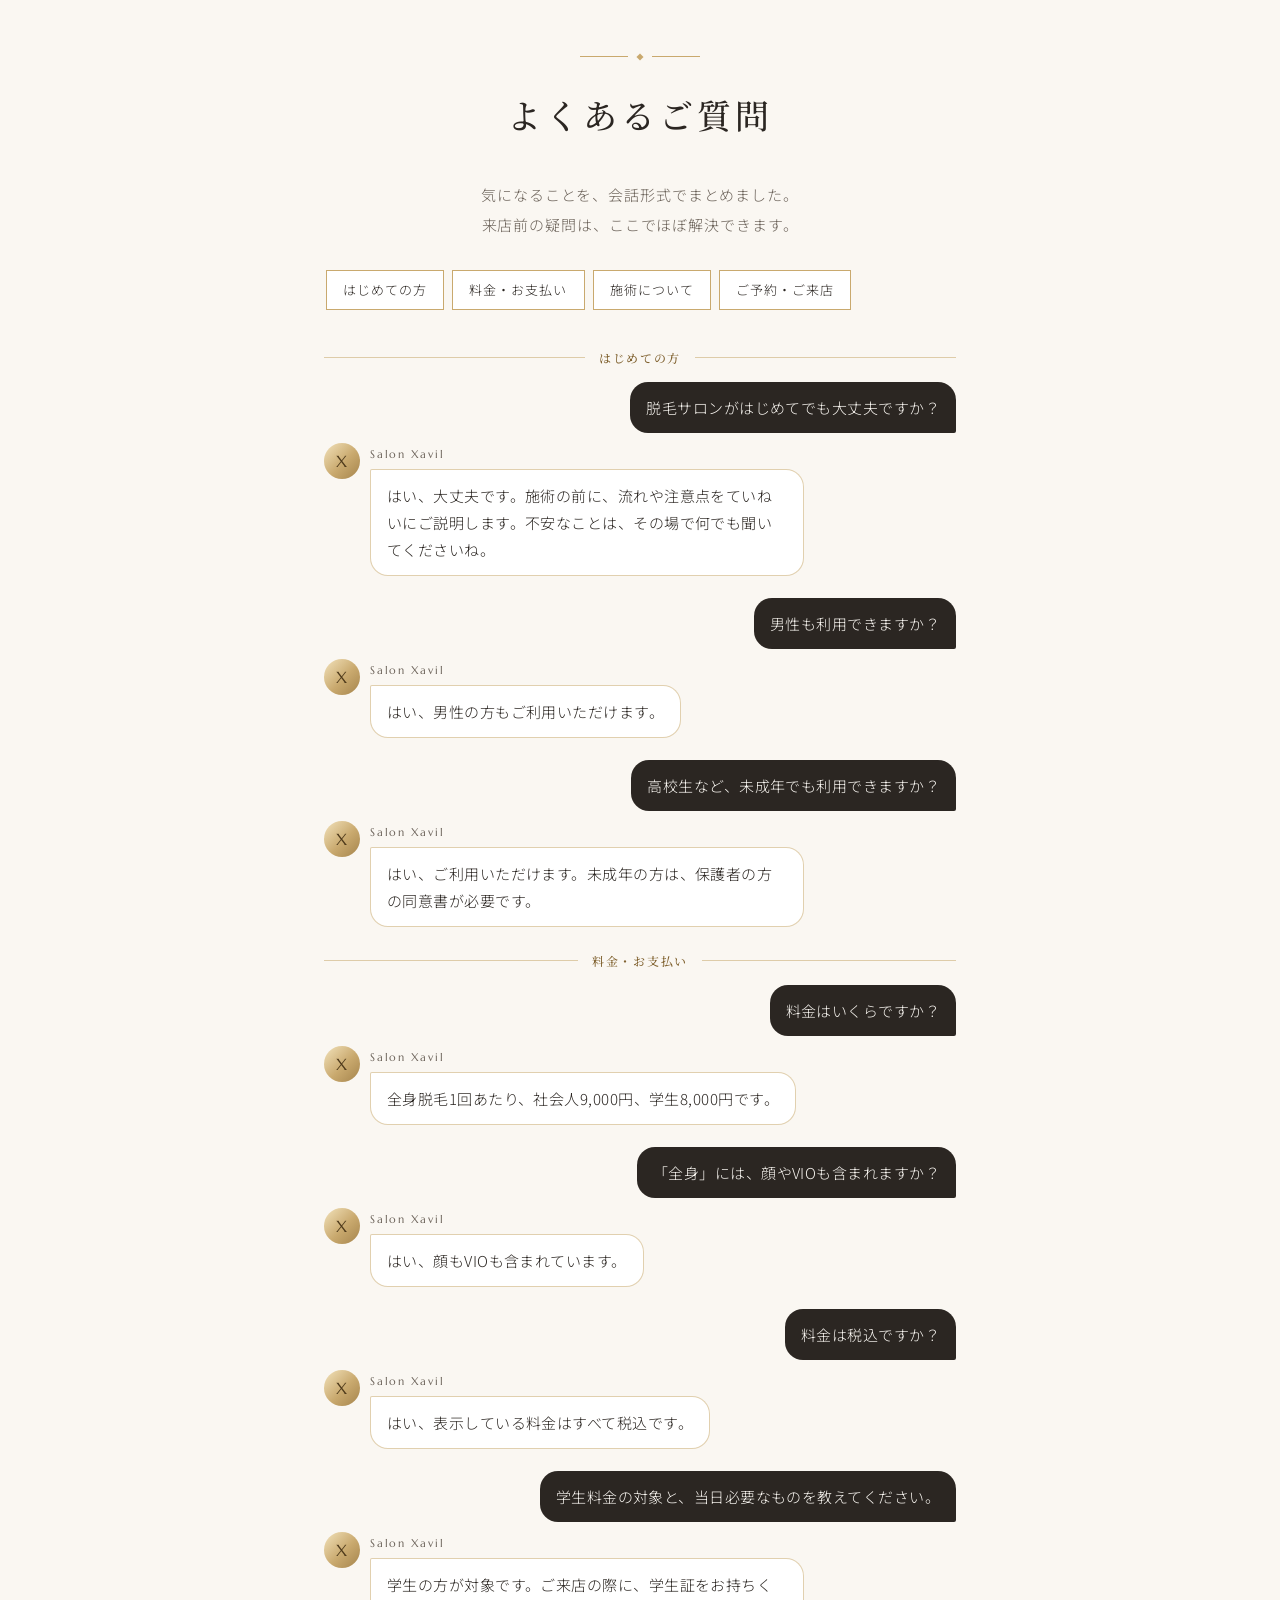
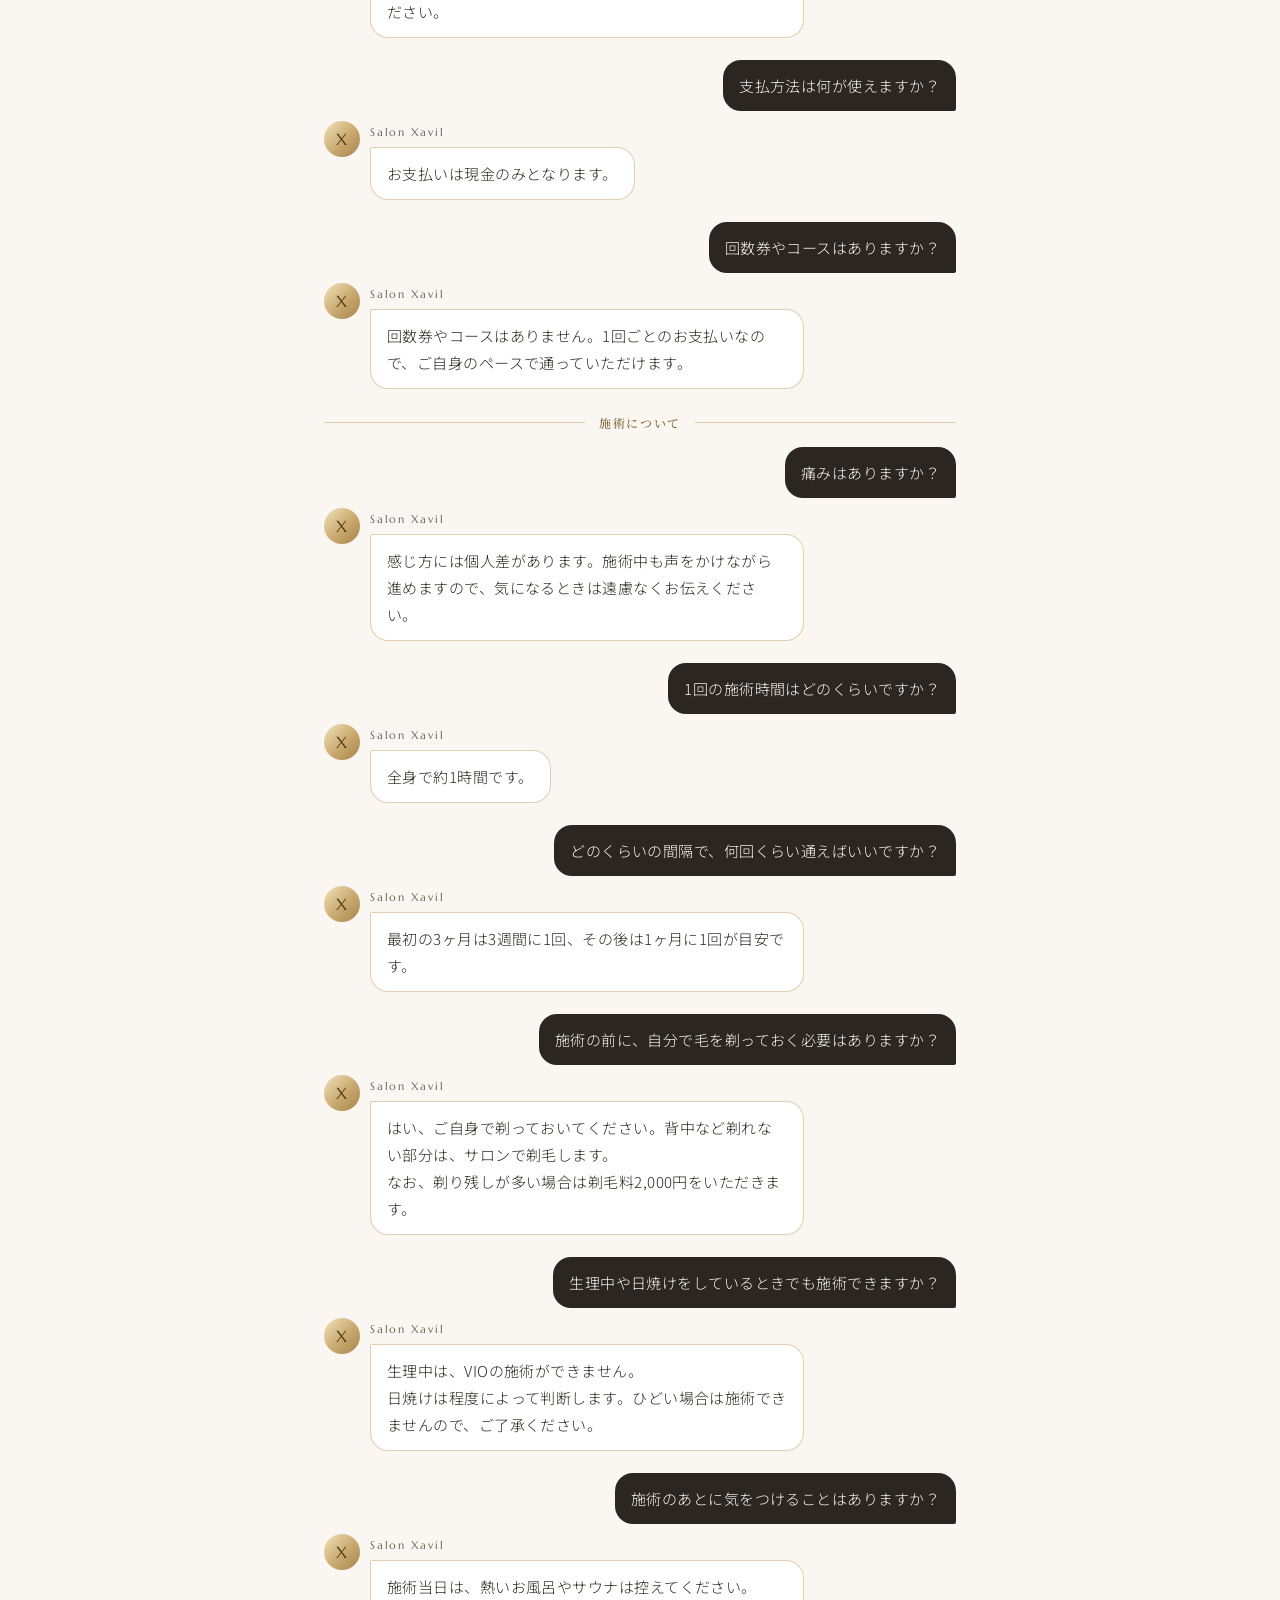
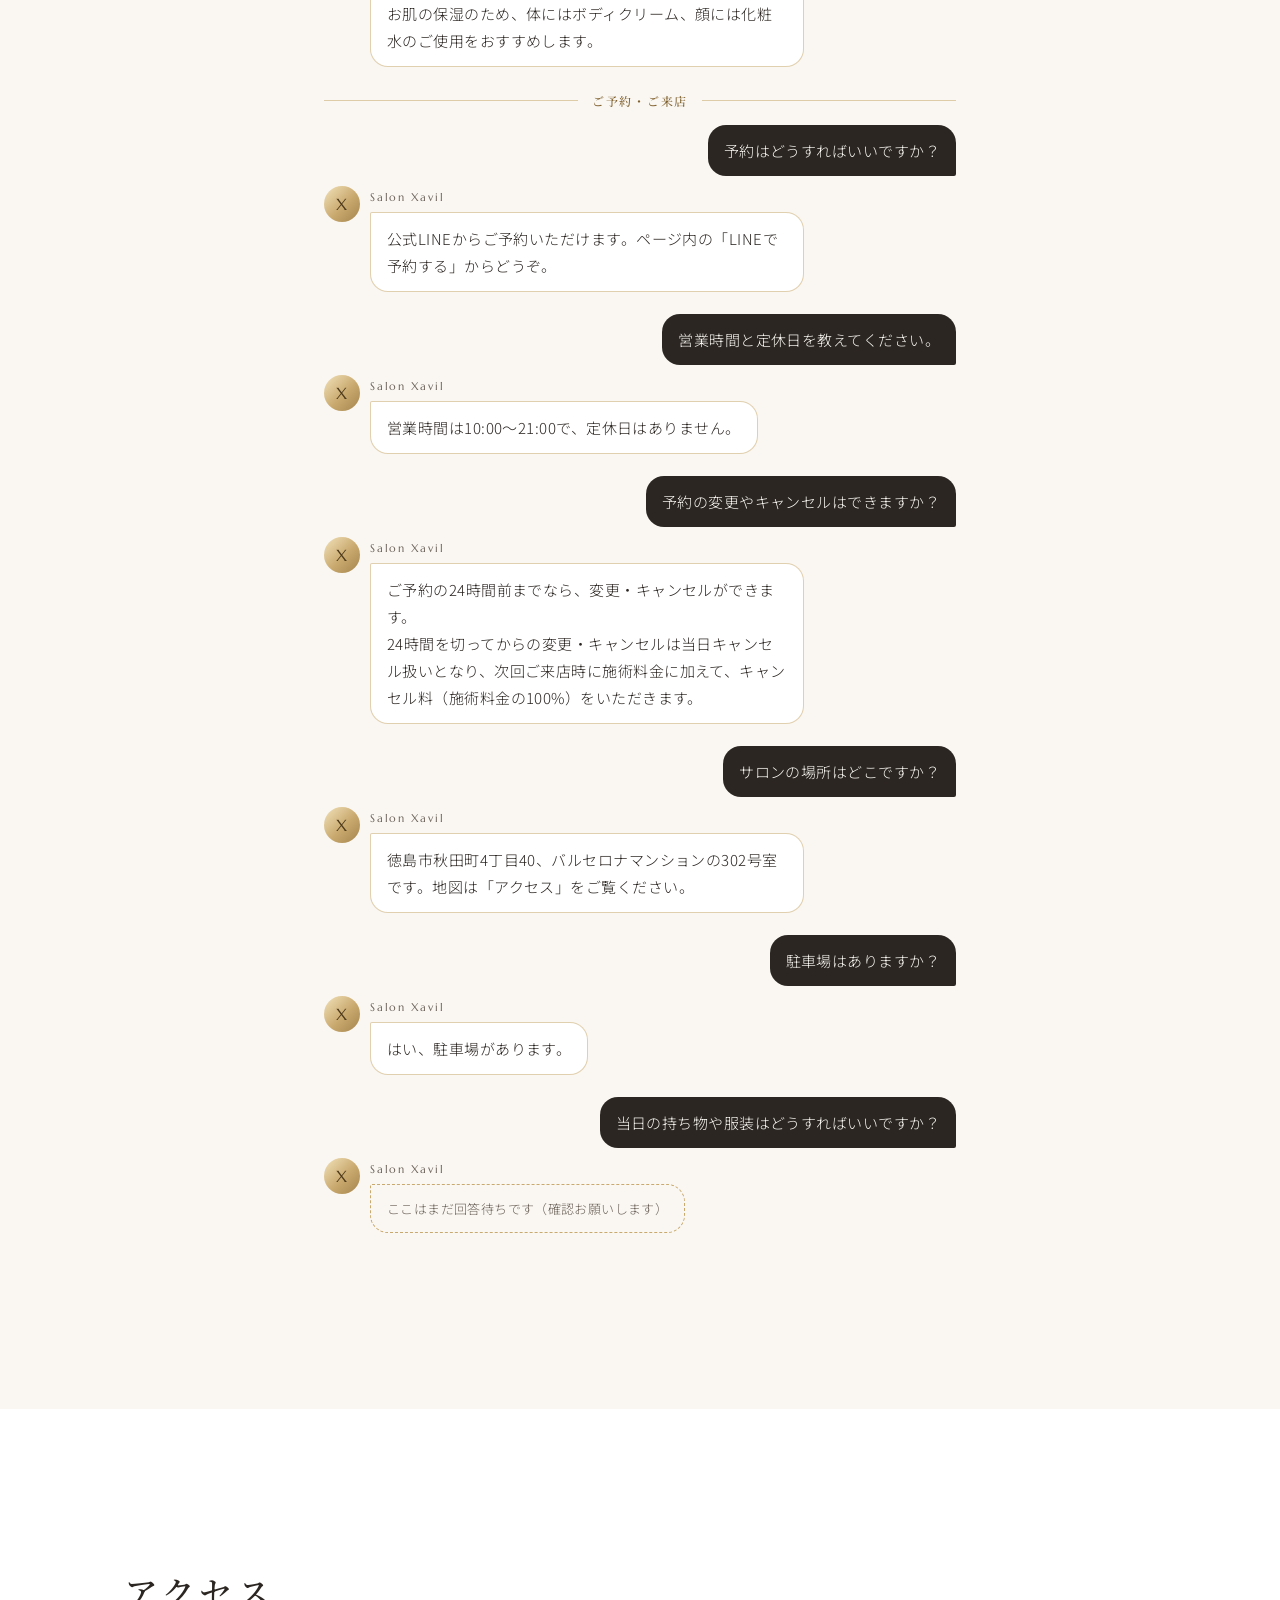
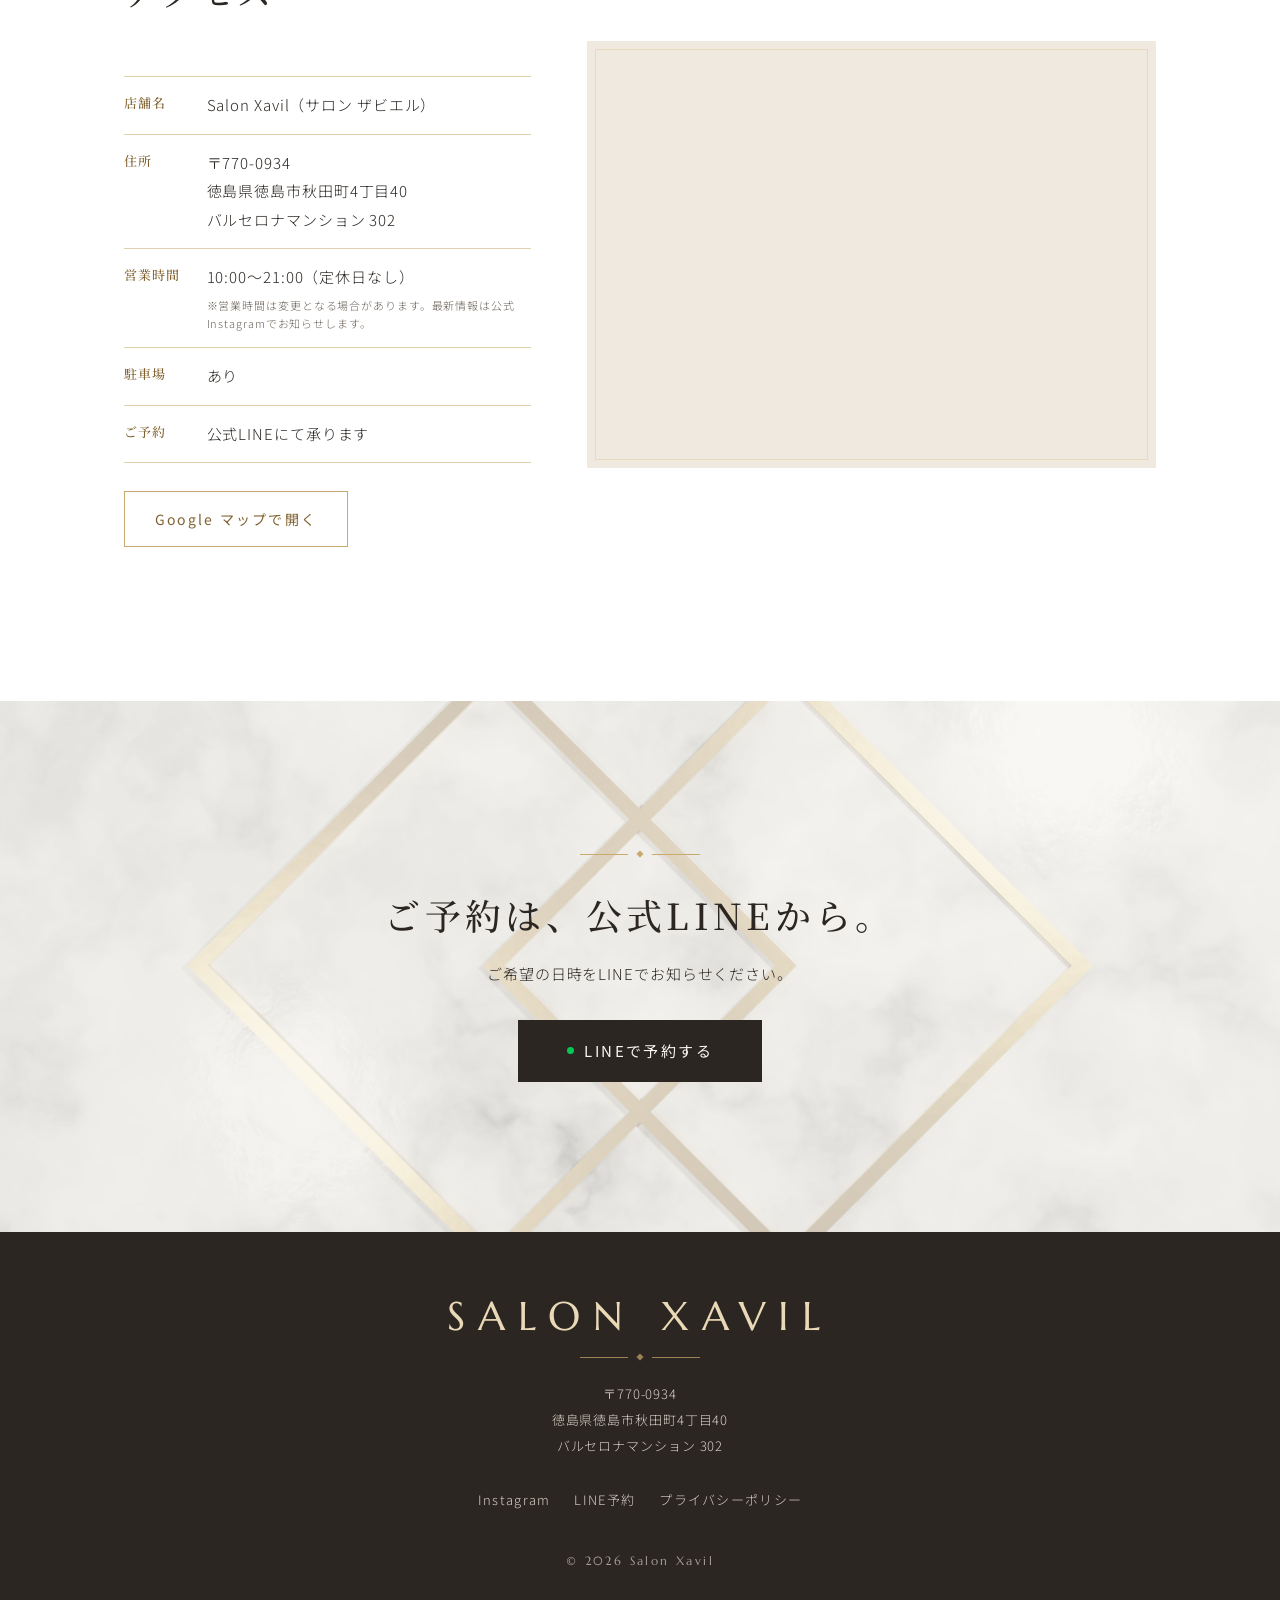
<file: design-c/index.html>
<!doctype html>
<html lang="ja" data-root="../">
<head>
<meta charset="utf-8">
<meta name="robots" content="noindex">
<meta name="viewport" content="width=device-width, initial-scale=1, viewport-fit=cover">
<title>Salon Xavil（サロン ザビエル）｜徳島市のプライベート脱毛サロン</title>
<meta name="description" content="徳島市秋田町のプライベート脱毛サロン Salon Xavil（サロン ザビエル）。自分を慈しむ、上質なひととき。静かなプライベート空間で、一人ひとりに寄り添う施術をお届けします。ご予約は公式LINEから。">
<meta property="og:type" content="website">
<meta property="og:title" content="Salon Xavil｜自分を慈しむ、上質なひととき。">
<meta property="og:description" content="徳島・秋田町のプライベート脱毛サロン Salon Xavil。静かな空間で、あなただけの時間を。">
<meta property="og:locale" content="ja_JP">
<meta name="theme-color" content="#FAF7F2">
<link rel="preconnect" href="https://fonts.googleapis.com">
<link rel="preconnect" href="https://fonts.gstatic.com" crossorigin>
<link rel="stylesheet" href="https://fonts.googleapis.com/css2?family=Marcellus&family=Noto+Serif+JP:wght@300;500&family=Noto+Sans+JP:wght@300;400;500&display=swap">
<link rel="stylesheet" href="../assets/common.css">
<link rel="stylesheet" href="style.css">
</head>
<body>

<header class="header" id="top">
  <a class="header__logo" href="#top" aria-label="Salon Xavil トップへ">SALON XAVIL</a>
  <button class="header__toggle" type="button" data-menu-toggle aria-expanded="false" aria-controls="menu">
    <span></span><span></span><span class="sr-only">メニュー</span>
  </button>
  <nav class="header__nav" id="menu" data-menu aria-label="メインメニュー">
    <a href="#concept">CONCEPT</a>
    <a href="#about">ABOUT</a>
    <a href="#price">MENU &amp; PRICE</a>
    <a href="#reviews">REVIEWS</a>
    <a href="#access">ACCESS</a>
    <a class="header__cta" data-link="line">RESERVATION</a>
  </nav>
</header>

<main>
  <!-- HERO：写真の額に貼られた金の封印シール（隠しギミック） -->
  <section class="hero" id="hero" aria-labelledby="hero-title">
    <div class="hero__visual" data-visual>
      <figure class="hero__photo" role="img" aria-label="仮の写真：格子窓と施術ベッドのあるスパルーム（実際の店舗の写真ではありません）">
        <img src="../assets/photos/spa-room.webp" width="1800" height="1200" alt="" fetchpriority="high">
        <span class="ph-label">仮の写真</span>
      </figure>
      <!-- 封印の下に隠れたメッセージ -->
      <p class="peek" data-peek aria-hidden="true">ひみつを、<br>ひとつ。</p>
      <!-- はがせる金の封印シール -->
      <div class="stk" data-stk aria-hidden="true">
        <div class="stk__front" data-stk-front>
          <div class="stk__face">
            <svg viewBox="0 0 100 100">
              <defs>
                <linearGradient id="gold" x1="0" y1="0" x2="1" y2="1">
                  <stop offset="0" stop-color="#F3E3BC" />
                  <stop offset=".45" stop-color="#C9A96E" />
                  <stop offset=".7" stop-color="#E9D3A2" />
                  <stop offset="1" stop-color="#A5844C" />
                </linearGradient>
                <path id="ring" d="M50 50 m-33 0 a33 33 0 1 1 66 0 a33 33 0 1 1 -66 0" />
              </defs>
              <circle cx="50" cy="50" r="49" fill="url(#gold)" />
              <circle cx="50" cy="50" r="44.5" fill="none" stroke="#8C6B33" stroke-width=".8" opacity=".7" />
              <circle cx="50" cy="50" r="25" fill="none" stroke="#8C6B33" stroke-width=".6" opacity=".6" />
              <text class="stk__ring"><textPath href="#ring">SALON XAVIL · TOKUSHIMA · PRIVATE SALON ·</textPath></text>
              <text class="stk__mono" x="50" y="59" text-anchor="middle">X</text>
            </svg>
          </div>
        </div>
        <div class="stk__flapclip" data-stk-flapclip><div class="stk__back" data-stk-back></div></div>
      </div>
      <button class="stk__hit" type="button" data-stk-hit
        aria-label="写真の額に貼られた金の封印シール。めくれた端をドラッグしてはがすか、Enterキーではがします"></button>
      <div class="dust" data-confetti aria-hidden="true"></div>
    </div>

    <div class="hero__body">
      <span class="ornament" aria-hidden="true"></span>
      <h1 class="hero__title" id="hero-title">自分を慈しむ、<br>上質なひととき。</h1>
      <p class="hero__sub">徳島・秋田町のプライベート脱毛サロン。<br>静かな空間で、あなただけの時間を。</p>
      <div class="hero__btns">
        <a class="btn btn--solid" data-link="line">LINEで予約する</a>
        <a class="btn btn--gold" href="#price">メニューを見る</a>
      </div>
    </div>
  </section>

  <!-- CONCEPT -->
  <section class="section concept" id="concept">
    <div class="wrap wrap--narrow">
      <span class="ornament" aria-hidden="true"></span>
      <h2 class="h2" data-reveal data-text="concept.title"></h2>
      <p class="concept__body" data-reveal data-text="concept.body"></p>
    </div>
    <div class="wrap duo">
      <figure class="frame duo__a" data-reveal>
        <img src="../assets/photos/robe-tea.webp" width="1400" height="953" loading="lazy" alt="仮の写真：バスローブでお茶を飲む女性（実際の店舗・お客様の写真ではありません）">
      </figure>
      <figure class="frame duo__b" data-reveal>
        <img src="../assets/photos/towels-shelf.webp" width="1100" height="1650" loading="lazy" alt="仮の写真：木の棚に置いた白いタオル（実際の店舗の写真ではありません）">
      </figure>
      <p class="duo__cap">仮の写真です → あとでお店の写真に変えます</p>
    </div>
  </section>

  <!-- OWNER STORY -->
  <section class="section owner" id="about">
    <div class="wrap">
      <article class="letter" data-reveal>
        <h2 class="letter__title" data-text="owner.title"></h2>
        <div class="letter__body" data-owner-body></div>
        <p class="letter__sign" data-text="owner.sign"></p>
        <p class="draft" data-draft data-text="owner.draftNote"></p>
      </article>
    </div>
  </section>

  <!-- FEATURES -->
  <section class="section features" id="features">
    <div class="wrap">
      <span class="ornament" aria-hidden="true"></span>
      <h2 class="h2" data-reveal>私たちが、大切にしていること</h2>
      <ul class="features__list" data-features></ul>
    </div>
  </section>

  <!-- PRICE：ホテルのメニュー表のように -->
  <section class="section price" id="price">
    <div class="wrap wrap--narrow">
      <span class="ornament" aria-hidden="true"></span>
      <h2 class="h2" data-reveal>メニュー・料金</h2>
      <div class="menu" data-reveal>
        <p class="menu__name"><span data-text="price.menu"></span><small data-text="price.unit"></small></p>
        <dl class="menu__list" data-price></dl>
      </div>
      <p class="note" data-reveal data-text="price.note"></p>
    </div>
  </section>

  <!-- REVIEWS：カルーセル -->
  <section class="section reviews" id="reviews">
    <div class="wrap">
      <span class="ornament" aria-hidden="true"></span>
      <h2 class="h2" data-reveal>お客様の声</h2>
      <p class="reviews__note" data-reveal><span data-text="reviewsNote"></span>（個人の感想です）</p>
      <div class="rv" data-rv role="region" aria-roledescription="カルーセル" aria-label="お客様の声">
        <div class="rv__track" data-rv-track tabindex="0" aria-label="口コミ（左右にスワイプ、または矢印キーで切り替え）"></div>
        <div class="rv__bar">
          <p class="rv__count" aria-live="polite"><span data-rv-now>1</span><span aria-hidden="true"> / </span><span class="sr-only">件目／全</span><span data-rv-total>5</span><span class="sr-only">件</span></p>
          <div class="rv__progress" aria-hidden="true"><span data-rv-progress></span></div>
          <div class="rv__btns">
            <button type="button" class="line-btn" data-rv-pause aria-pressed="false" aria-label="自動再生を一時停止">
              <svg class="i-pause" viewBox="0 0 24 24" aria-hidden="true"><path d="M9 6v12M15 6v12" /></svg>
              <svg class="i-play" viewBox="0 0 24 24" aria-hidden="true"><path d="M8 5l11 7-11 7z" /></svg>
            </button>
            <button type="button" class="line-btn" data-rv-prev aria-label="前の口コミ"><svg viewBox="0 0 24 24" aria-hidden="true"><path d="M15 5l-7 7 7 7" /></svg></button>
            <button type="button" class="line-btn" data-rv-next aria-label="次の口コミ"><svg viewBox="0 0 24 24" aria-hidden="true"><path d="M9 5l7 7-7 7" /></svg></button>
          </div>
        </div>
      </div>
    </div>
  </section>

  <!-- FLOW -->
  <section class="section flow" id="flow">
    <div class="wrap">
      <span class="ornament" aria-hidden="true"></span>
      <h2 class="h2" data-reveal>はじめての方へ</h2>
      <ol class="flow__list" data-flow></ol>
    </div>
  </section>

  <!-- FAQ：チャット形式 -->
  <section class="section faq" id="faq">
    <div class="wrap faq__wrap">
      <span class="ornament" aria-hidden="true"></span>
      <h2 class="h2" data-reveal>よくあるご質問</h2>
      <p class="faq__lead" data-reveal>気になることを、会話形式でまとめました。<br>来店前の疑問は、ここでほぼ解決できます。</p>
      <div class="faq__chat" data-faq></div>
    </div>
  </section>

  <!-- ACCESS -->
  <section class="section access" id="access">
    <div class="wrap access__grid">
      <div>
        <h2 class="h2 h2--left" data-reveal>アクセス</h2>
        <dl class="access__info" data-reveal>
          <dt>店舗名</dt><dd>Salon Xavil（サロン ザビエル）</dd>
          <dt>住所</dt><dd data-text="address.full"></dd>
          <dt>営業時間</dt><dd><span data-text="hours.text"></span><small data-text="hours.note"></small></dd>
          <dt>駐車場</dt><dd>あり</dd>
          <dt>ご予約</dt><dd>公式LINEにて承ります</dd>
        </dl>
        <a class="btn btn--gold" data-link="map">Google マップで開く</a>
      </div>
      <div class="frame access__map" data-map></div>
    </div>
  </section>

  <!-- RESERVATION -->
  <section class="reserve" id="reservation">
    <div class="reserve__bg" aria-hidden="true"><img src="../assets/photos/marble-gold.webp" width="1600" height="1200" loading="lazy" alt=""></div>
    <div class="wrap wrap--narrow reserve__inner">
      <span class="ornament" aria-hidden="true"></span>
      <h2 class="reserve__title" data-reveal>ご予約は、公式LINEから。</h2>
      <p data-reveal>ご希望の日時をLINEでお知らせください。</p>
      <a class="btn btn--solid btn--lg" data-link="line" data-reveal>LINEで予約する</a>
    </div>
  </section>
</main>

<footer class="footer">
  <div class="wrap">
    <p class="footer__logo">SALON XAVIL</p>
    <span class="ornament ornament--light" aria-hidden="true"></span>
    <p class="footer__addr" data-text="address.full"></p>
    <ul class="footer__links">
      <li><a data-link="instagram">Instagram</a></li>
      <li><a data-link="line">LINE予約</a></li>
      <li><a data-link="privacy">プライバシーポリシー</a></li>
    </ul>
    <p class="footer__copy">&copy; <span data-year></span> Salon Xavil</p>
  </div>
</footer>

<a class="fixed-cta" data-link="line">LINEで予約する</a>

<!-- シークレットカード：招待状のように -->
<div class="secret" role="dialog" aria-modal="true" aria-labelledby="secret-title" hidden>
  <div class="secret__card">
    <span class="secret__seal" aria-hidden="true">X</span>
    <p class="secret__en" id="secret-title" data-text="secret.en"></p>
    <p class="secret__lead" data-text="secret.lead"></p>
    <p class="secret__body" data-text="secret.body"></p>
    <p class="secret__close" data-text="secret.close"></p>
    <p class="secret__note" data-text="secret.note"></p>
    <button class="secret__btn" type="button">閉じる</button>
  </div>
</div>

<script src="https://cdnjs.cloudflare.com/ajax/libs/gsap/3.12.5/gsap.min.js"></script>
<script src="../assets/data.js"></script>
<script src="../assets/common.js"></script>
<script src="main.js"></script>
</body>
</html>
</file>
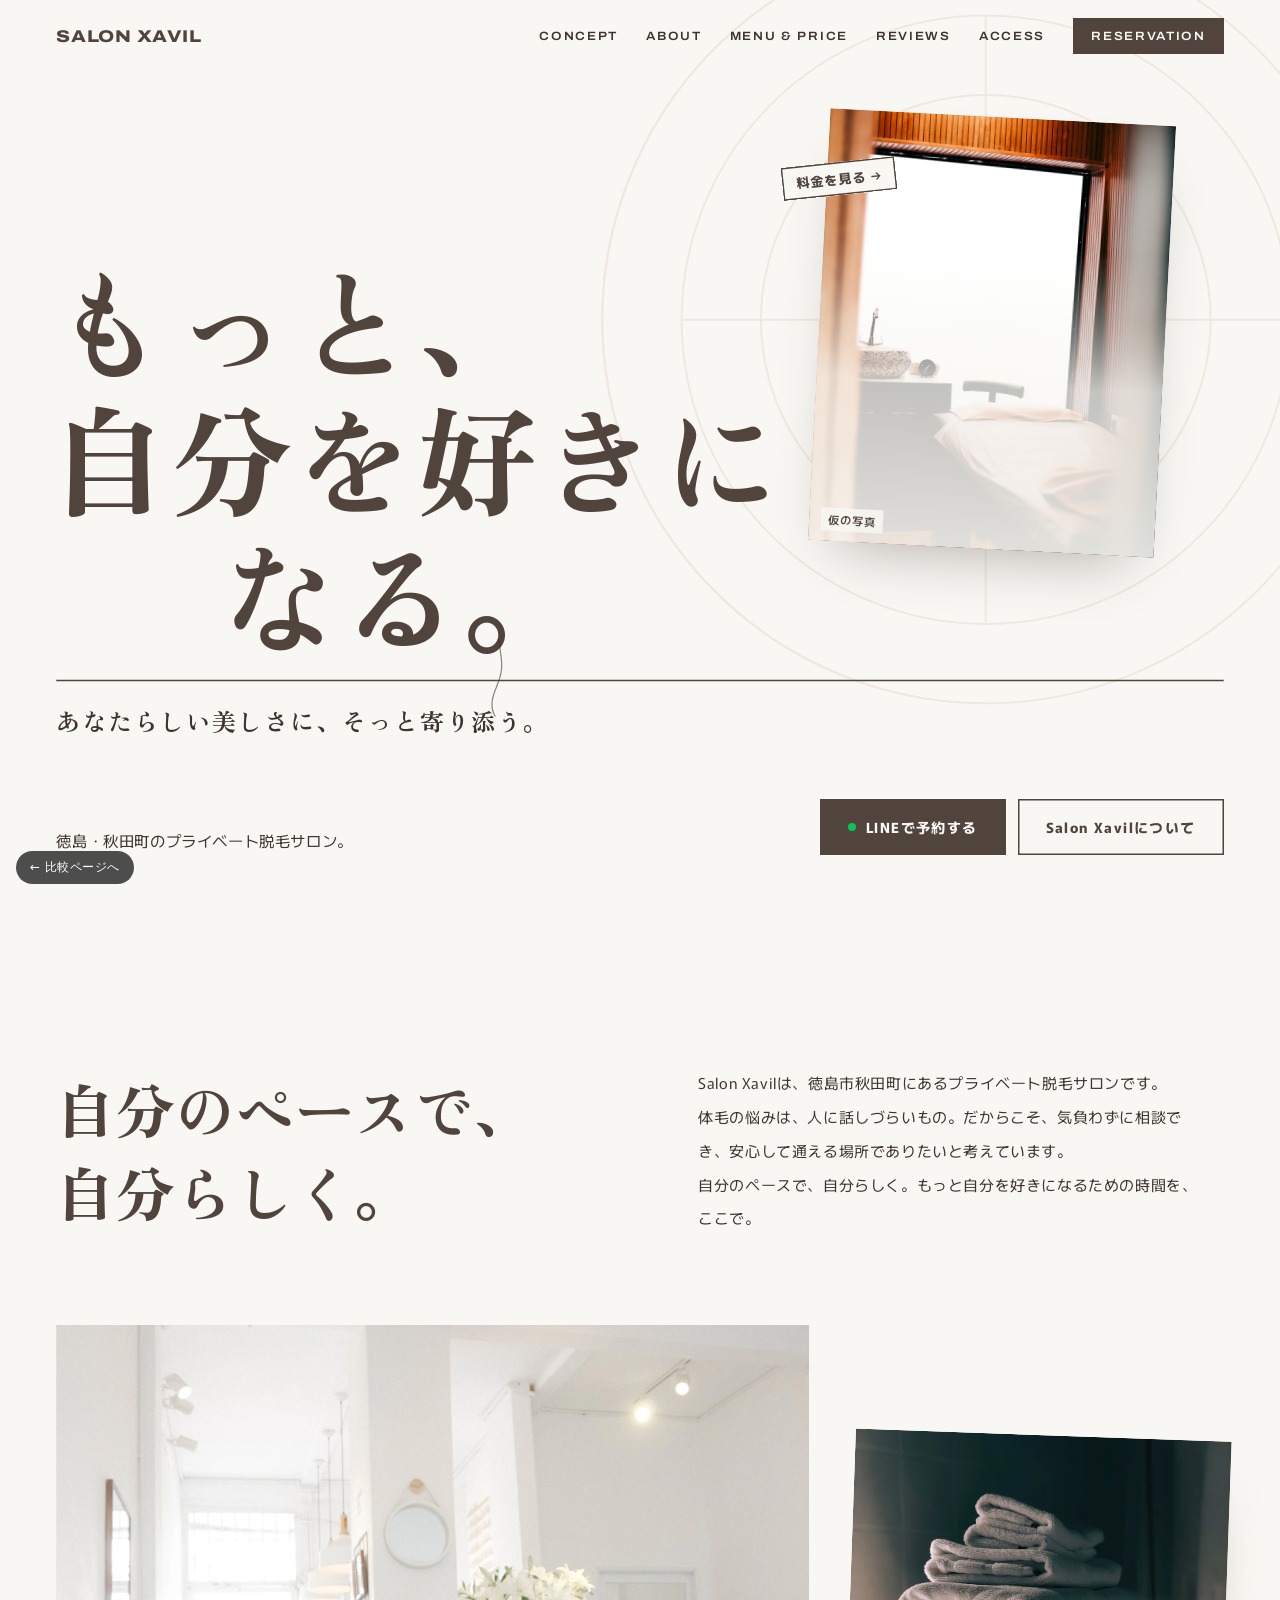
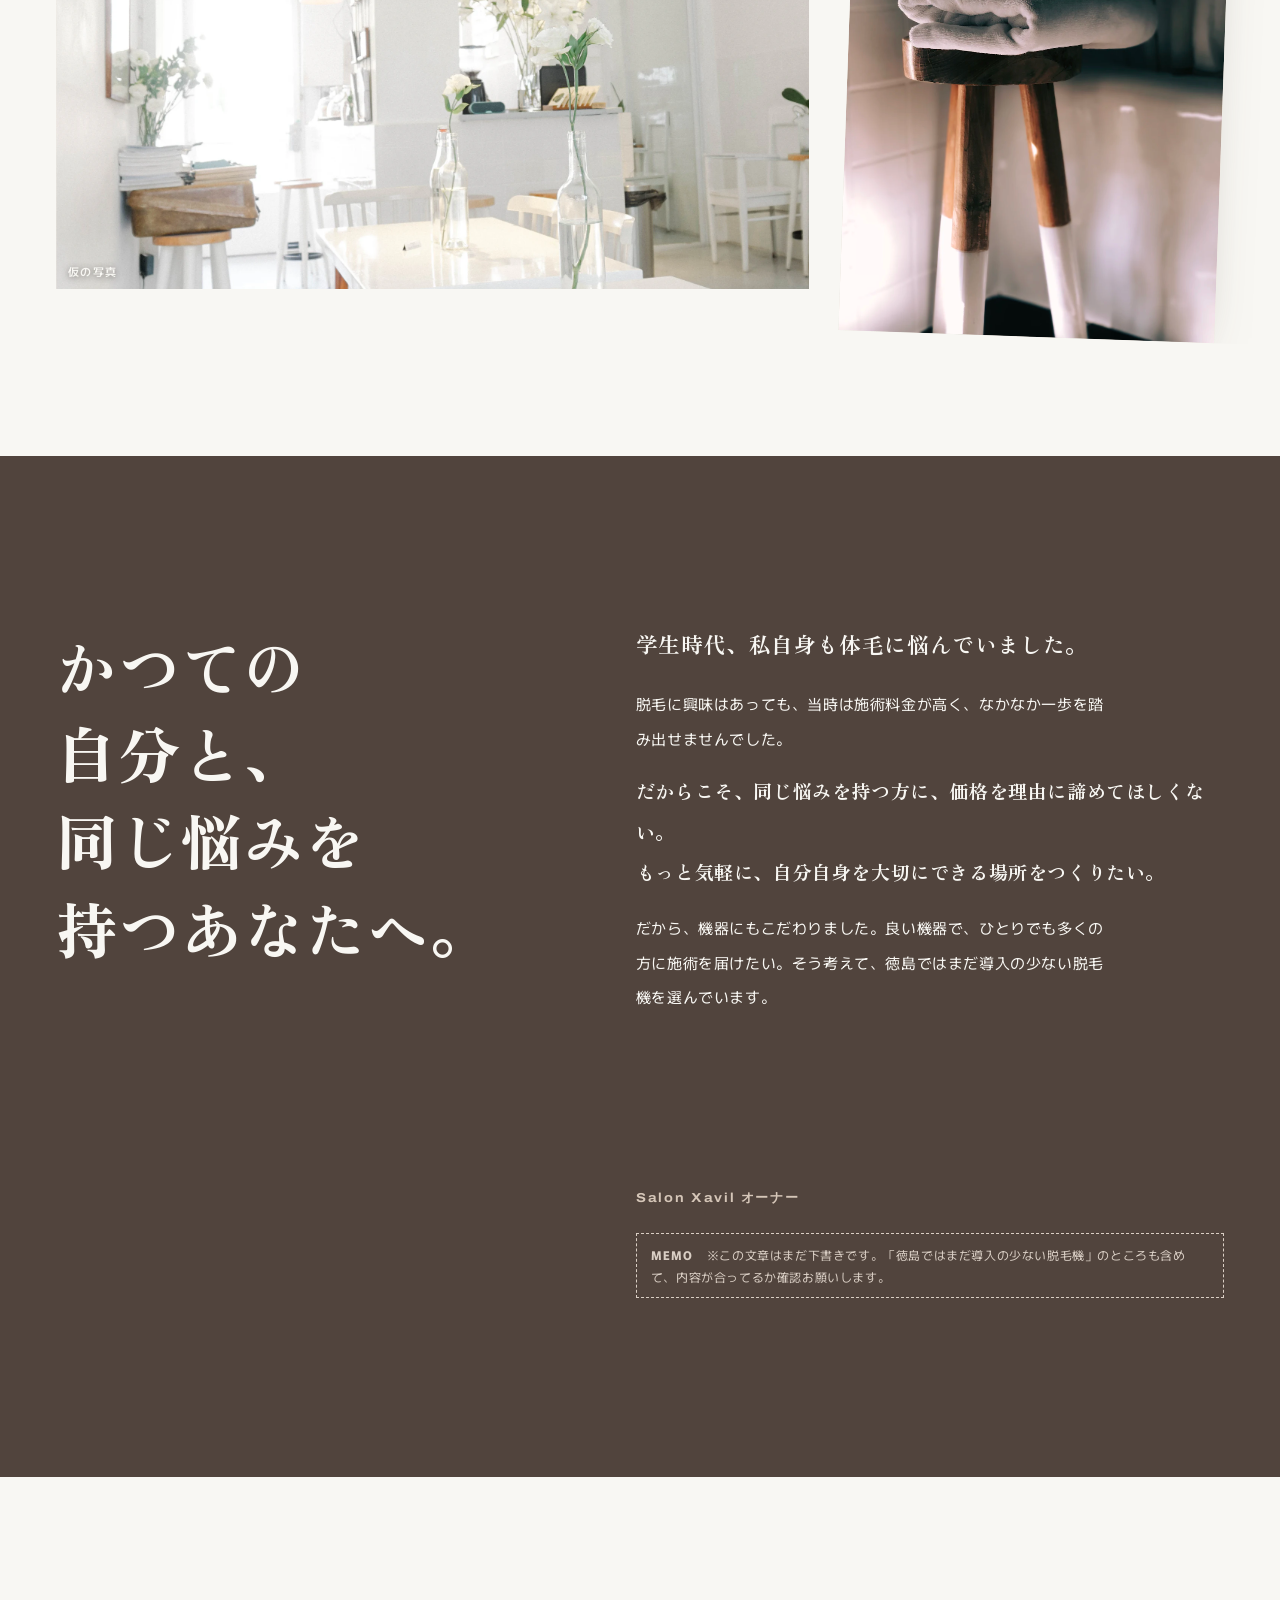
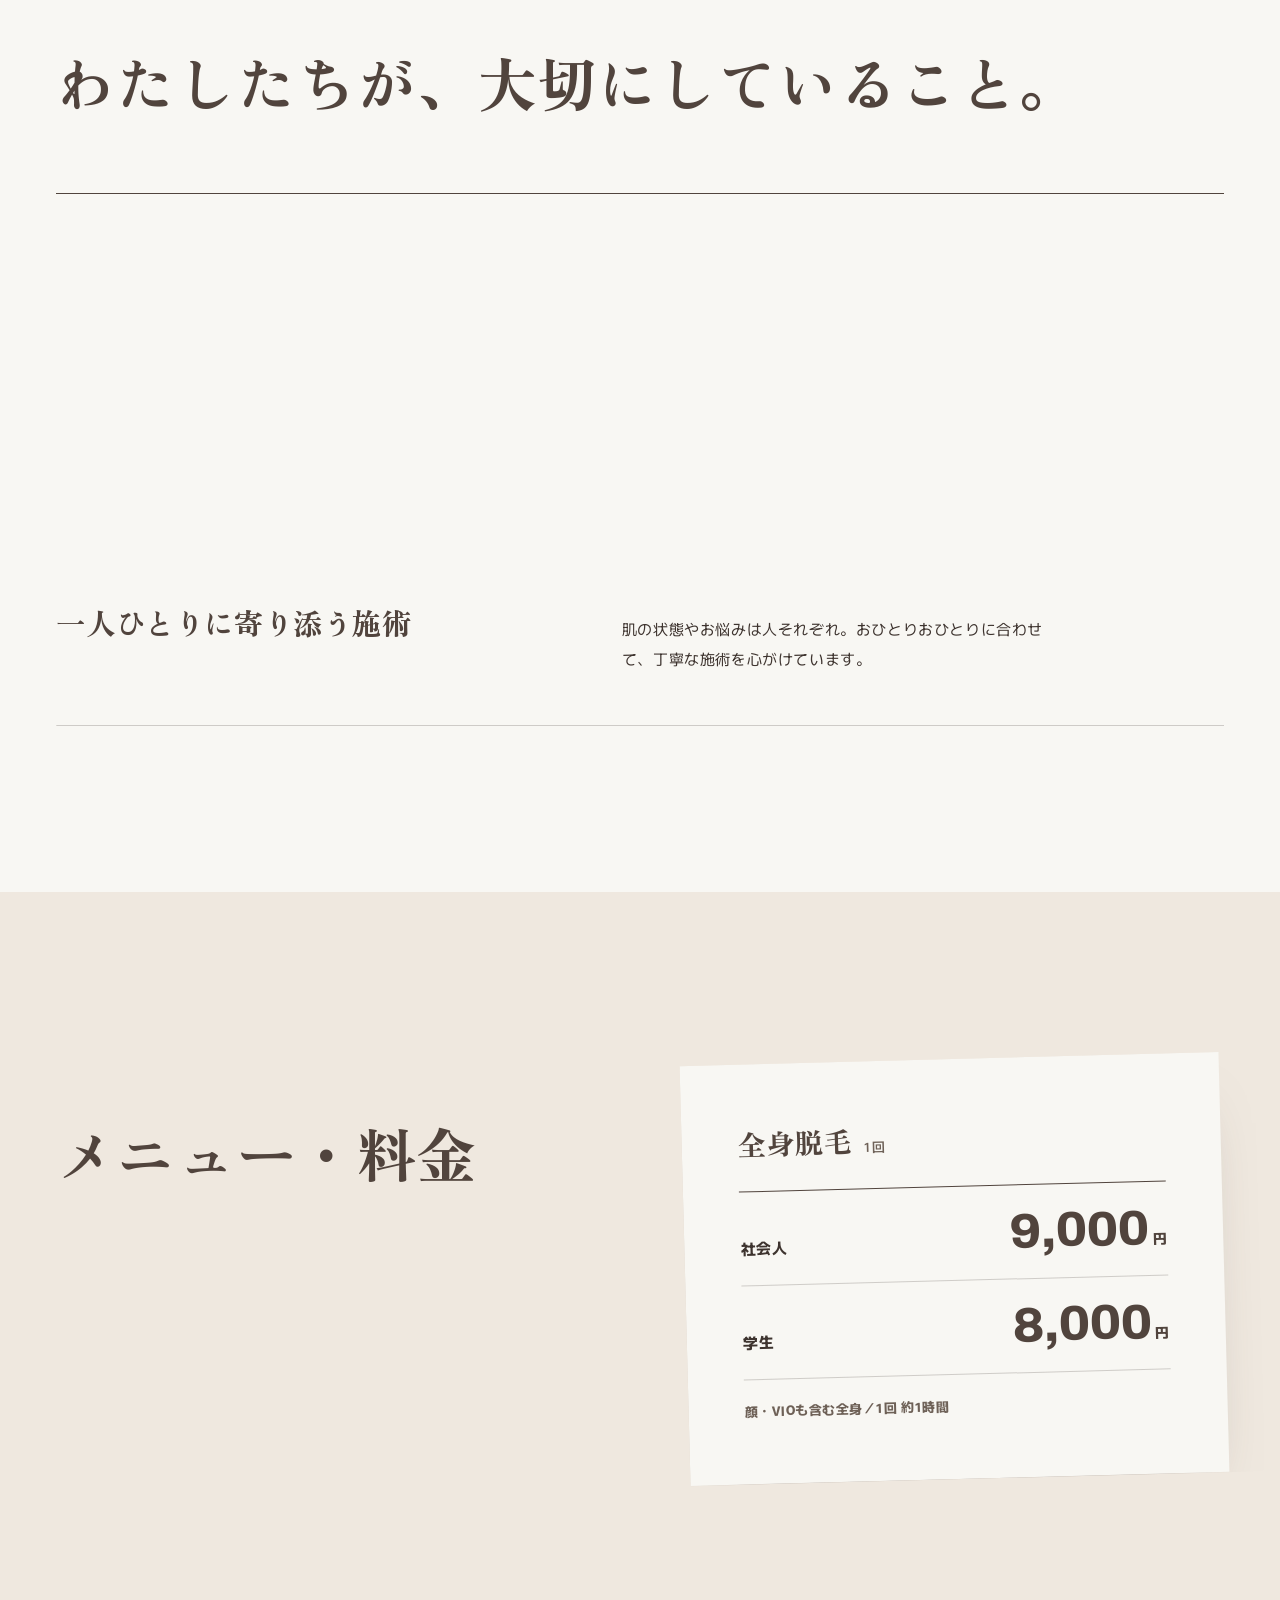
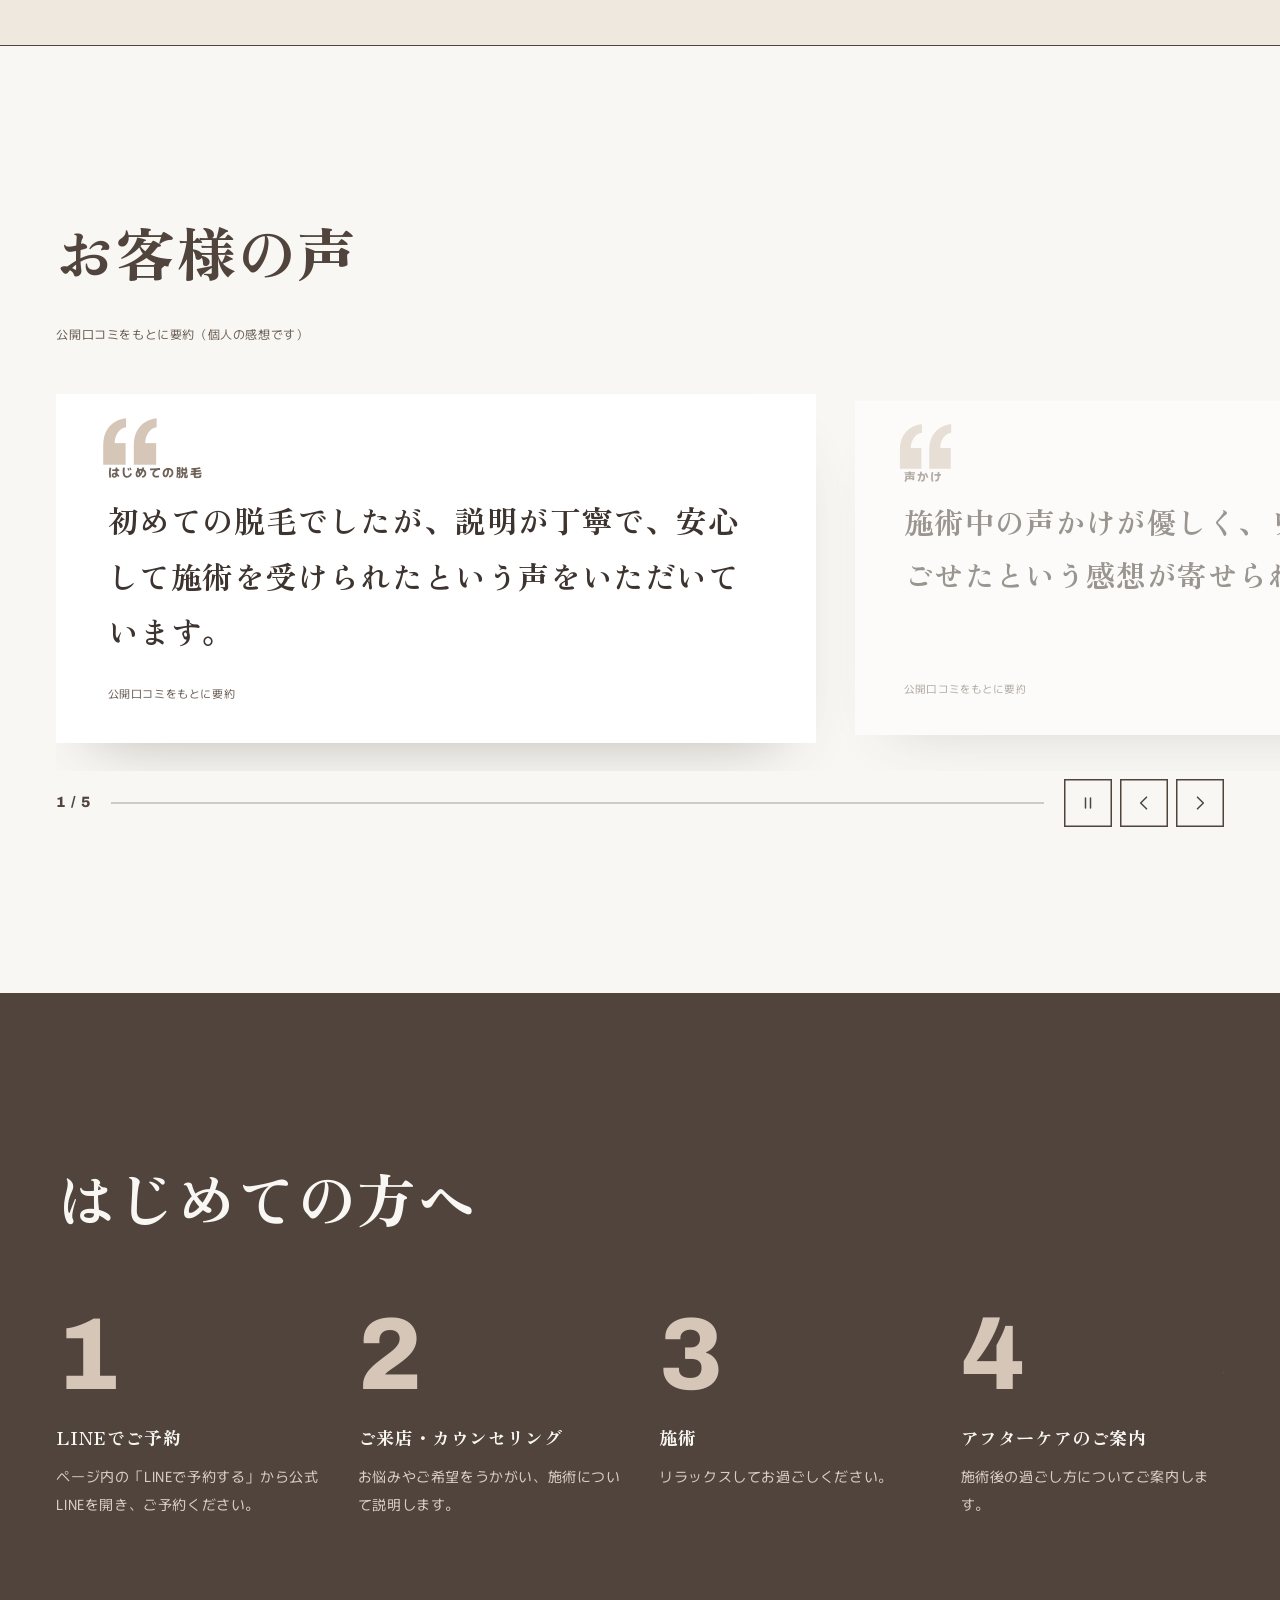
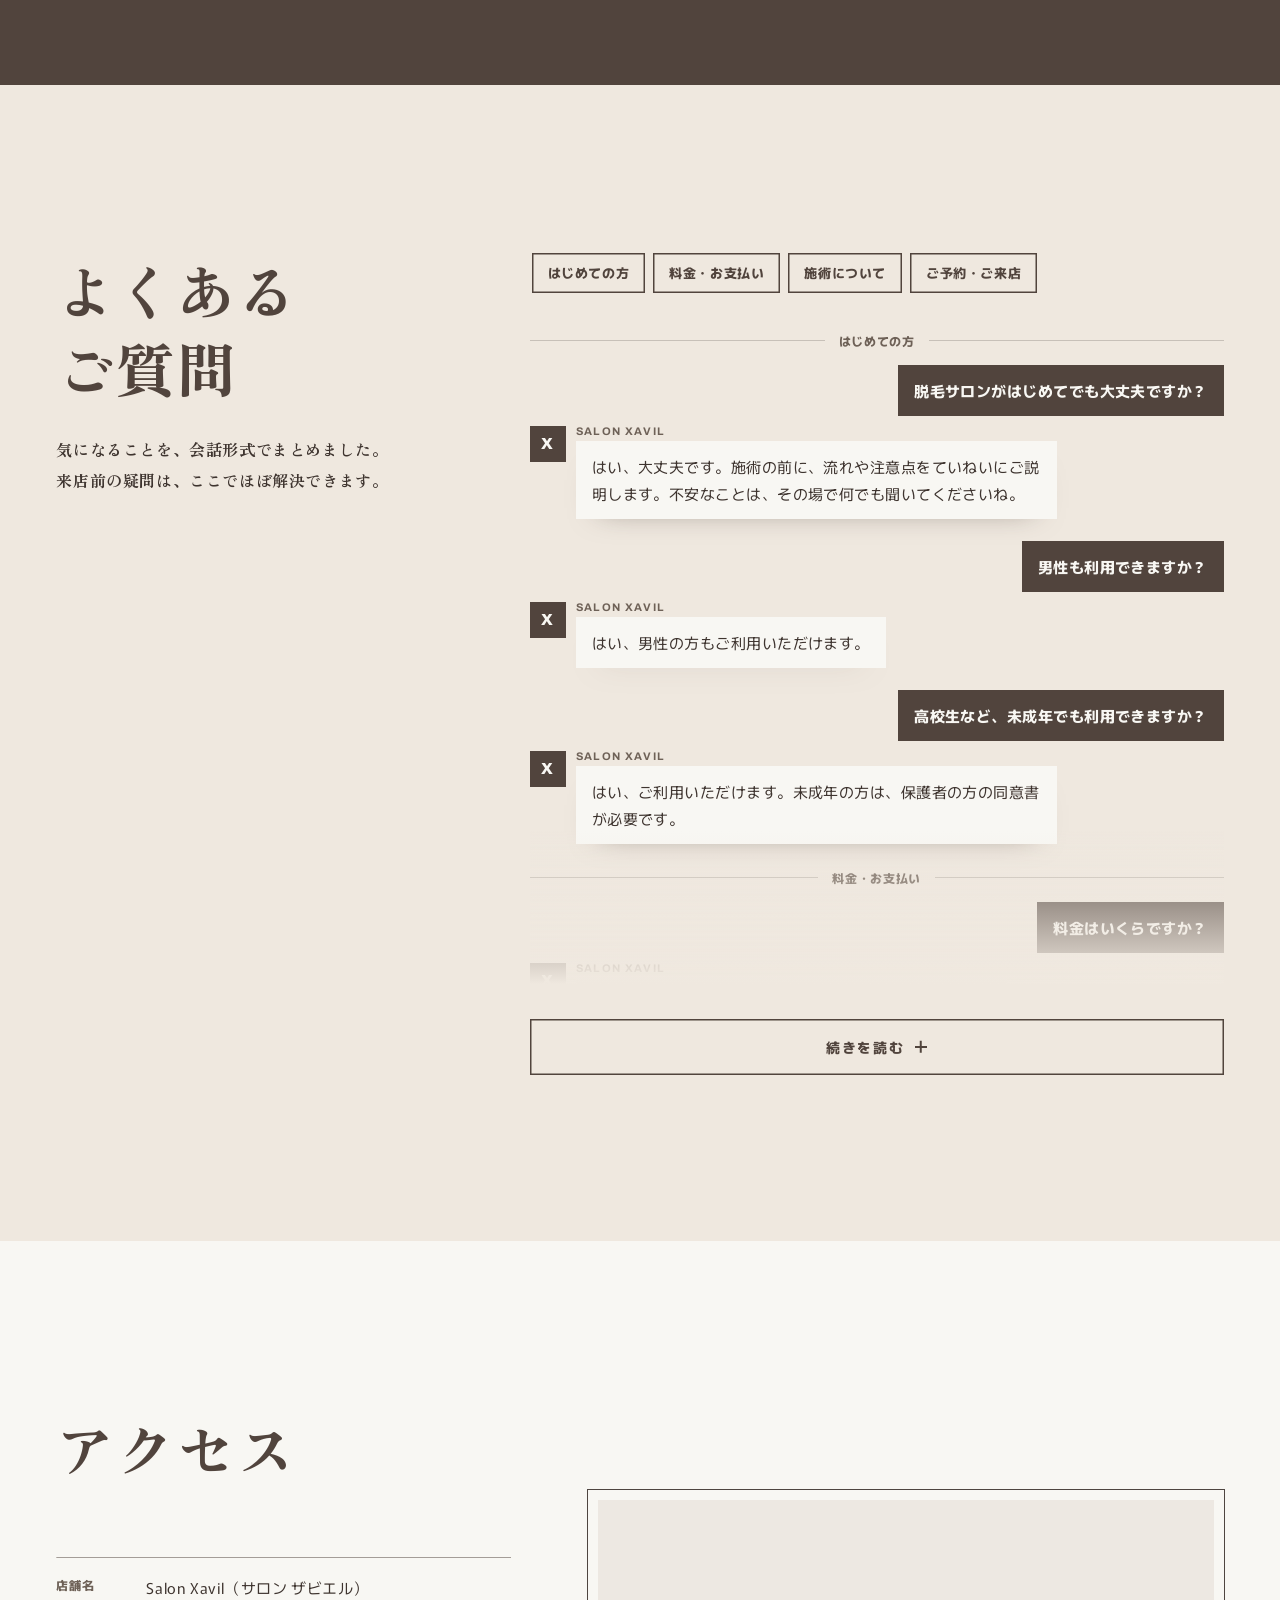
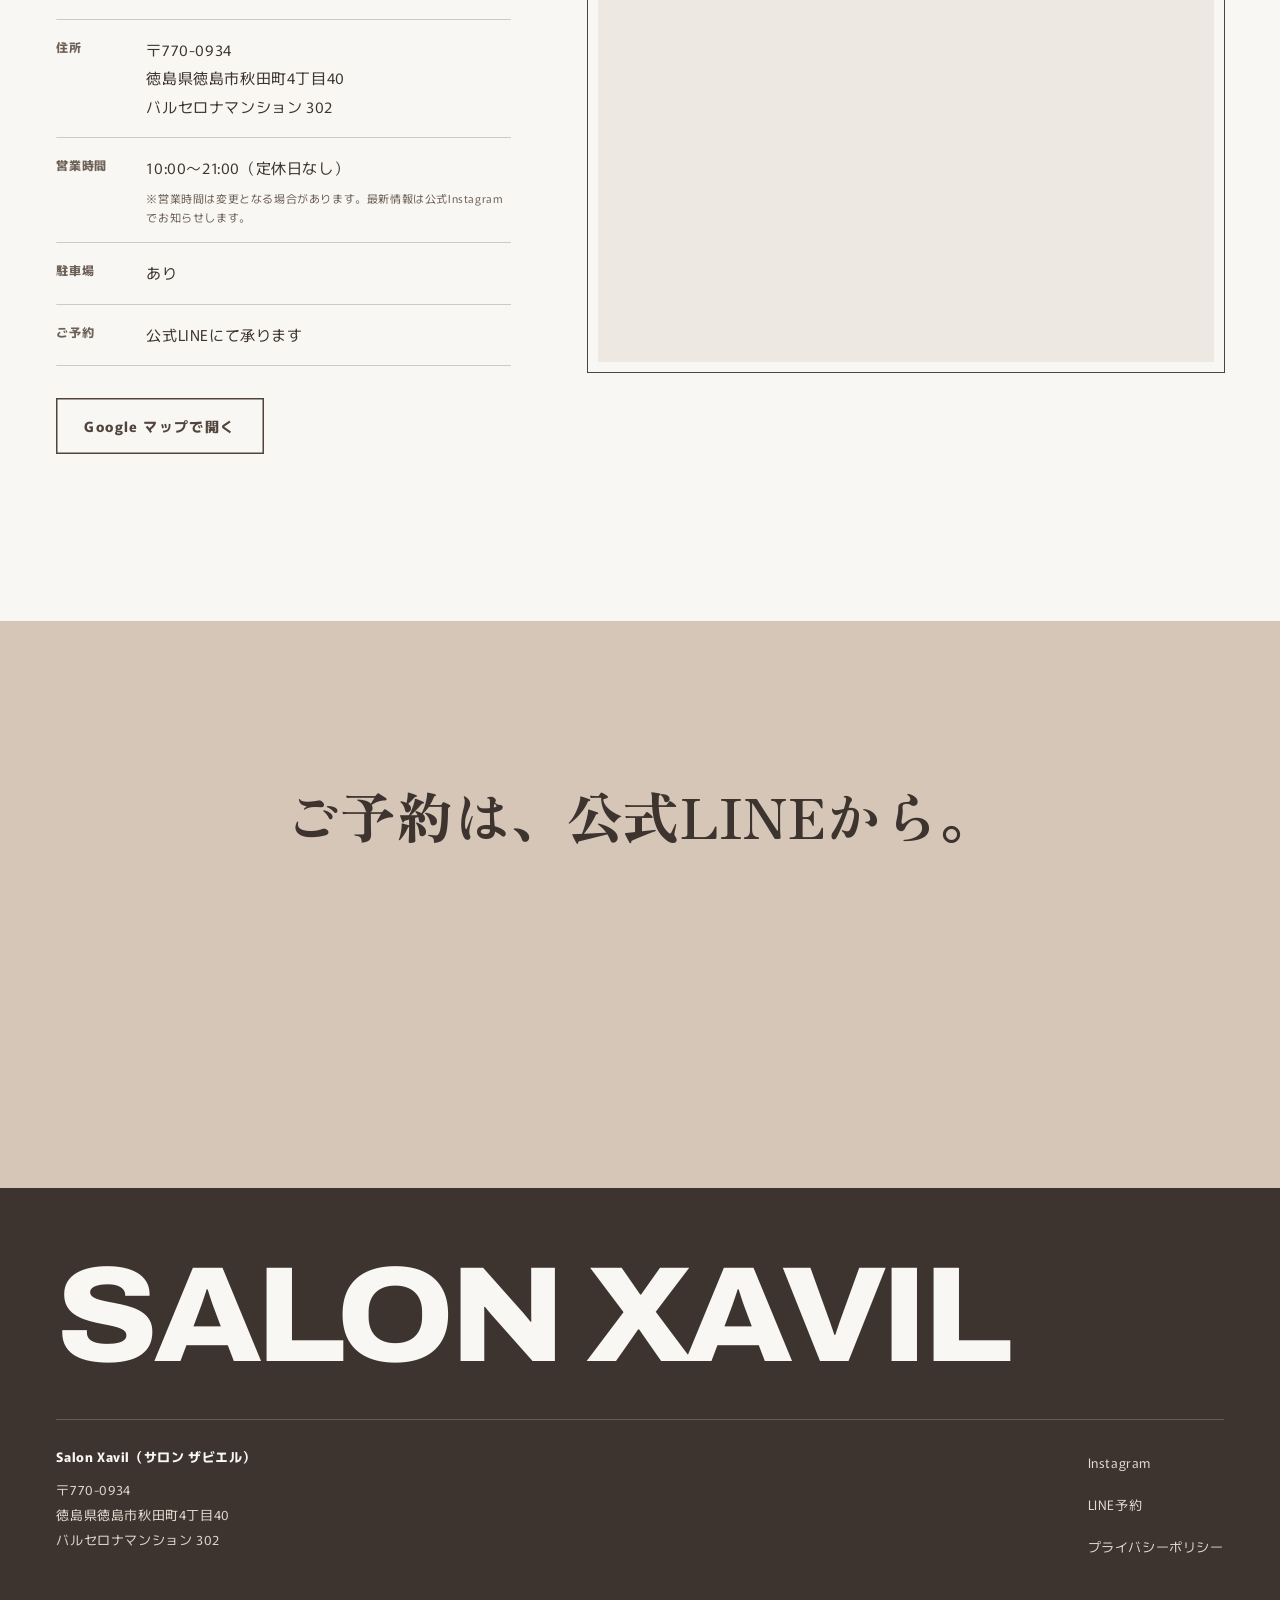
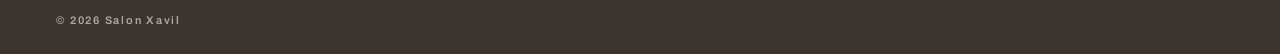
<file: design-d/index.html>
<!doctype html>
<html lang="ja" data-root="../">
<head>
<meta charset="utf-8">
<meta name="robots" content="noindex">
<meta name="viewport" content="width=device-width, initial-scale=1, viewport-fit=cover">
<title>Salon Xavil（サロン ザビエル）｜徳島市のプライベート脱毛サロン</title>
<meta name="description" content="徳島市秋田町のプライベート脱毛サロン Salon Xavil（サロン ザビエル）。自分らしい美しさに、ルールはいらない。オーナー自身の悩みから生まれた、一人ひとりに寄り添うサロンです。ご予約は公式LINEから。">
<meta property="og:type" content="website">
<meta property="og:title" content="Salon Xavil｜もっと、自分を好きになる。">
<meta property="og:description" content="あなたらしい美しさに、そっと寄り添う。徳島のプライベート脱毛サロン Salon Xavil。">
<meta property="og:locale" content="ja_JP">
<meta name="theme-color" content="#F8F7F3">
<link rel="preconnect" href="https://fonts.googleapis.com">
<link rel="preconnect" href="https://fonts.gstatic.com" crossorigin>
<link rel="stylesheet" href="https://fonts.googleapis.com/css2?family=Archivo:wdth,wght@62..125,400..900&family=Murecho:wght@300..700&family=Zen+Old+Mincho:wght@700;900&display=swap">
<link rel="stylesheet" href="../assets/common.css">
<link rel="stylesheet" href="style.css">
</head>
<body>

<header class="header" id="top">
  <a class="header__logo" href="#top" aria-label="Salon Xavil トップへ">Salon Xavil</a>
  <button class="header__toggle" type="button" data-menu-toggle aria-expanded="false" aria-controls="menu">
    <span></span><span></span><span class="sr-only">メニュー</span>
  </button>
  <nav class="header__nav" id="menu" data-menu aria-label="メインメニュー">
    <a href="#concept">CONCEPT</a>
    <a href="#about">ABOUT</a>
    <a href="#price">MENU &amp; PRICE</a>
    <a href="#reviews">REVIEWS</a>
    <a href="#access">ACCESS</a>
    <a class="header__cta" data-link="line">RESERVATION</a>
  </nav>
</header>

<main>
  <!-- HERO：巨大な英字と、句点から垂れた一本の糸 -->
  <section class="hero" id="hero" aria-labelledby="hero-title">
    <div class="hero__flood" aria-hidden="true"></div>

    <svg class="hero__arcs" viewBox="0 0 600 600" aria-hidden="true">
      <g class="hero__arcs-g">
        <circle cx="300" cy="300" r="290" />
        <circle cx="300" cy="300" r="230" />
        <circle cx="300" cy="300" r="170" />
        <path d="M10 300 A290 290 0 0 1 300 10" />
        <path d="M300 590 A290 290 0 0 1 10 300" />
        <path d="M70 300 H530 M300 70 V530" />
      </g>
    </svg>

    <div class="hero__insert" data-insert>
      <div class="hero__insert-tilt" data-insert-tilt role="img" aria-label="仮の写真：ベージュのシーツを敷いた施術ベッド（実際の店舗の写真ではありません）">
        <img class="photo" src="../assets/photos/treatment-room.webp" width="1400" height="2100" alt="" fetchpriority="high">
        <span class="ph-label">仮の写真</span>
      </div>
    </div>

    <a class="hero__tag" href="#price" data-tag>
      <span class="hero__tag-tilt" data-tag-tilt>料金を見る<span aria-hidden="true"> →</span></span>
    </a>

    <h1 class="hero__title" id="hero-title">
      <span class="sr-only" data-hero-sr>もっと、自分を好きになる。</span>
      <span class="hero__type" data-type aria-hidden="true"></span>
      <span class="hero__ja" data-hero-ja>あなたらしい美しさに、<br class="sp">そっと寄り添う。</span>
    </h1>

    <svg class="hero__rule" aria-hidden="true"><path data-rule /></svg>

    <div class="hero__foot">
      <p class="hero__sub">徳島・秋田町の<br class="sp">プライベート脱毛サロン。</p>
      <div class="hero__btns">
        <a class="btn btn--solid" data-link="line">LINEで予約する</a>
        <a class="btn btn--line-only" href="#about">Salon Xavilについて</a>
      </div>
    </div>

    <!-- THE HIDDEN THREAD -->
    <svg class="thread" aria-hidden="true"><path class="thread__path" /><g class="thread__rings"></g></svg>
    <button class="thread__hit" type="button"
      aria-label="見出しの句点から垂れた細い糸。ドラッグして引き抜くか、Enterキーで引き抜きます"></button>
  </section>

  <!-- CONCEPT -->
  <section class="section concept" id="concept">
    <div class="wrap">
      <div class="concept__grid">
        <h2 class="concept__title" data-reveal>自分のペースで、<br>自分らしく。</h2>
        <p class="concept__body" data-reveal data-text="concept.body"></p>
      </div>
    </div>
  </section>

  <!-- PHOTO SPREAD（仮の写真） -->
  <section class="spread" aria-label="サロンのイメージ写真">
    <div class="wrap spread__grid">
      <figure class="spread__main" data-reveal>
        <img class="photo" src="../assets/photos/bright-room.webp" width="2000" height="1825" loading="lazy"
          alt="仮の写真：自然光が入る白い空間と花（実際の店舗の写真ではありません）">
        <span class="ph-label">仮の写真</span>
      </figure>
      <figure class="spread__sub" data-reveal>
        <img class="photo" src="../assets/photos/towels-stool.webp" width="1000" height="1333" loading="lazy"
          alt="仮の写真：木のスツールに重ねた白いタオル（実際の店舗の写真ではありません）">
      </figure>
    </div>
  </section>

  <!-- OWNER STORY -->
  <section class="section owner" id="about">
    <div class="wrap">
      <div class="owner__grid">
        <h2 class="owner__title" data-reveal data-text="owner.title"></h2>
        <div class="owner__text">
          <div class="owner__body" data-owner-body></div>
          <p class="owner__sign" data-reveal data-text="owner.sign"></p>
          <p class="draft draft--light" data-draft data-text="owner.draftNote"></p>
        </div>
      </div>
    </div>
  </section>

  <!-- FEATURES -->
  <section class="section features" id="features">
    <div class="wrap">
      <h2 class="h2" data-reveal>わたしたちが、<br class="sp">大切にしていること。</h2>
      <ol class="features__list" data-features></ol>
    </div>
  </section>

  <!-- PRICE -->
  <section class="section price" id="price">
    <div class="wrap price__grid">
      <div class="price__head">
        <h2 class="h2" data-reveal>メニュー・料金</h2>
        <p class="price__lead" data-reveal>はじめての方も、学生の方も。<br>続けやすい料金でご案内しています。</p>
        <p class="note" data-reveal data-text="price.note"></p>
      </div>
      <div class="price__card" data-price-card data-reveal>
        <p class="price__menu"><span data-text="price.menu"></span><small data-text="price.unit"></small></p>
        <dl class="price__list" data-price></dl>
        <p class="price__inc" data-text="price.includes"></p>
      </div>
    </div>
  </section>

  <!-- REVIEWS -->
  <section class="section reviews" id="reviews">
    <div class="wrap">
      <h2 class="h2" data-reveal>お客様の声</h2>
      <p class="reviews__note" data-reveal><span data-text="reviewsNote"></span>（個人の感想です）</p>
      <div class="rv" data-rv role="region" aria-roledescription="カルーセル" aria-label="お客様の声">
        <div class="rv__track" data-rv-track tabindex="0" aria-label="口コミ（左右にスワイプ、または矢印キーで切り替え）"></div>
        <div class="rv__bar">
          <p class="rv__count" aria-live="polite"><span data-rv-now>1</span><span aria-hidden="true"> / </span><span class="sr-only">件目／全</span><span data-rv-total>5</span><span class="sr-only">件</span></p>
          <div class="rv__progress" aria-hidden="true"><span data-rv-progress></span></div>
          <div class="rv__btns">
            <button type="button" class="icon-btn" data-rv-pause aria-pressed="false" aria-label="自動再生を一時停止">
              <svg class="i-pause" viewBox="0 0 24 24" aria-hidden="true"><path d="M9 6v12M15 6v12" /></svg>
              <svg class="i-play" viewBox="0 0 24 24" aria-hidden="true"><path d="M8 5l11 7-11 7z" /></svg>
            </button>
            <button type="button" class="icon-btn" data-rv-prev aria-label="前の口コミ"><svg viewBox="0 0 24 24" aria-hidden="true"><path d="M15 5l-7 7 7 7" /></svg></button>
            <button type="button" class="icon-btn" data-rv-next aria-label="次の口コミ"><svg viewBox="0 0 24 24" aria-hidden="true"><path d="M9 5l7 7-7 7" /></svg></button>
          </div>
        </div>
      </div>
    </div>
  </section>

  <!-- FLOW -->
  <section class="section flow" id="flow">
    <div class="wrap">
      <h2 class="h2" data-reveal>はじめての方へ</h2>
      <div class="flow__wrap">
        <svg class="flow__thread" viewBox="0 0 1000 60" preserveAspectRatio="none" aria-hidden="true">
          <path d="M0 30 C120 0 200 60 320 30 S540 0 660 30 S880 60 1000 30" pathLength="1" />
        </svg>
        <ol class="flow__list" data-flow></ol>
      </div>
    </div>
  </section>

  <!-- FAQ -->
  <section class="section faq" id="faq">
    <div class="wrap faq__grid">
      <div class="faq__head">
        <h2 class="h2" data-reveal>よくある<br>ご質問</h2>
        <p class="faq__aside" data-reveal>気になることを、会話形式でまとめました。<br>来店前の疑問は、ここでほぼ解決できます。</p>
      </div>
      <div class="faq__chat" data-faq></div>
    </div>
  </section>

  <!-- ACCESS -->
  <section class="section access" id="access">
    <div class="wrap">
      <div class="access__grid">
        <div class="access__text">
          <h2 class="h2" data-reveal>アクセス</h2>
          <dl class="access__info" data-reveal>
            <dt>店舗名</dt><dd>Salon Xavil（サロン ザビエル）</dd>
            <dt>住所</dt><dd data-text="address.full"></dd>
            <dt>営業時間</dt><dd><span data-text="hours.text"></span><small data-text="hours.note"></small></dd>
            <dt>駐車場</dt><dd>あり</dd>
            <dt>ご予約</dt><dd>公式LINEにて承ります</dd>
          </dl>
          <a class="btn btn--line-only" data-link="map">Google マップで開く</a>
        </div>
        <div class="access__map" data-map></div>
      </div>
    </div>
  </section>

  <!-- RESERVATION -->
  <section class="reserve" id="reservation">
    <div class="wrap">
      <div class="reserve__body">
        <h2 class="reserve__title" data-reveal>ご予約は、<br class="sp">公式LINEから。</h2>
        <p data-reveal>ご予約は公式LINEから受け付けています。<br>料金や施術の疑問は「<a href="#faq">よくあるご質問</a>」へ。</p>
        <a class="btn btn--solid btn--lg" data-link="line" data-reveal>LINEで予約する</a>
      </div>
    </div>
  </section>
</main>

<footer class="footer">
  <div class="wrap">
    <p class="footer__logo" aria-hidden="true">Salon Xavil</p>
    <div class="footer__grid">
      <div>
        <p class="footer__name">Salon Xavil（サロン ザビエル）</p>
        <p class="footer__addr" data-text="address.full"></p>
      </div>
      <ul class="footer__links">
        <li><a data-link="instagram">Instagram</a></li>
        <li><a data-link="line">LINE予約</a></li>
        <li><a data-link="privacy">プライバシーポリシー</a></li>
      </ul>
    </div>
    <p class="footer__copy">&copy; <span data-year></span> Salon Xavil</p>
  </div>
</footer>

<a class="fixed-cta" data-link="line">LINEで予約する</a>

<!-- シークレットカード -->
<div class="secret" role="dialog" aria-modal="true" aria-labelledby="secret-title" hidden>
  <div class="secret__card">
    <p class="secret__en" id="secret-title" data-text="secret.en"></p>
    <p class="secret__lead" data-text="secret.leadC"></p>
    <p class="secret__body" data-text="secret.body"></p>
    <p class="secret__close" data-text="secret.close"></p>
    <p class="secret__note" data-text="secret.note"></p>
    <button class="secret__btn" type="button">閉じる</button>
  </div>
</div>

<script src="https://cdnjs.cloudflare.com/ajax/libs/gsap/3.12.5/gsap.min.js"></script>
<script src="../assets/data.js"></script>
<script src="../assets/common.js"></script>
<script src="main.js"></script>
</body>
</html>
</file>
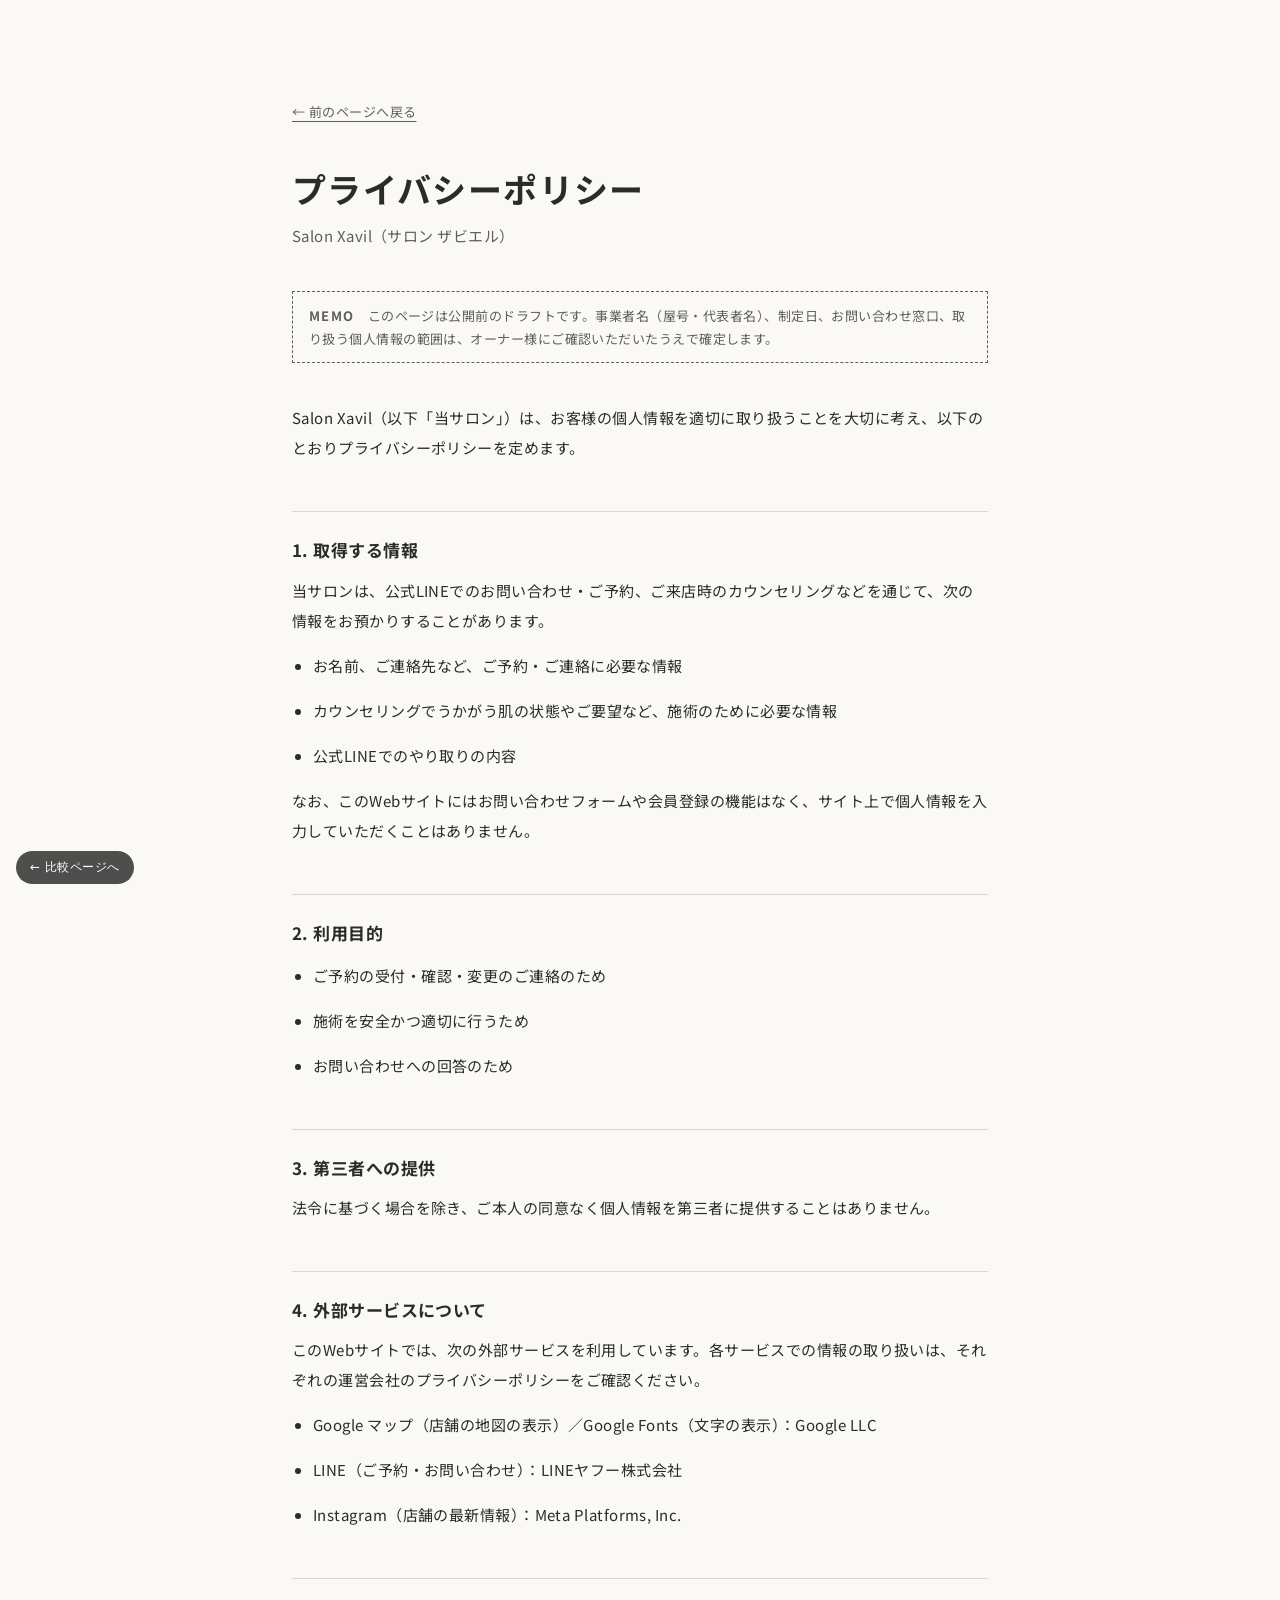
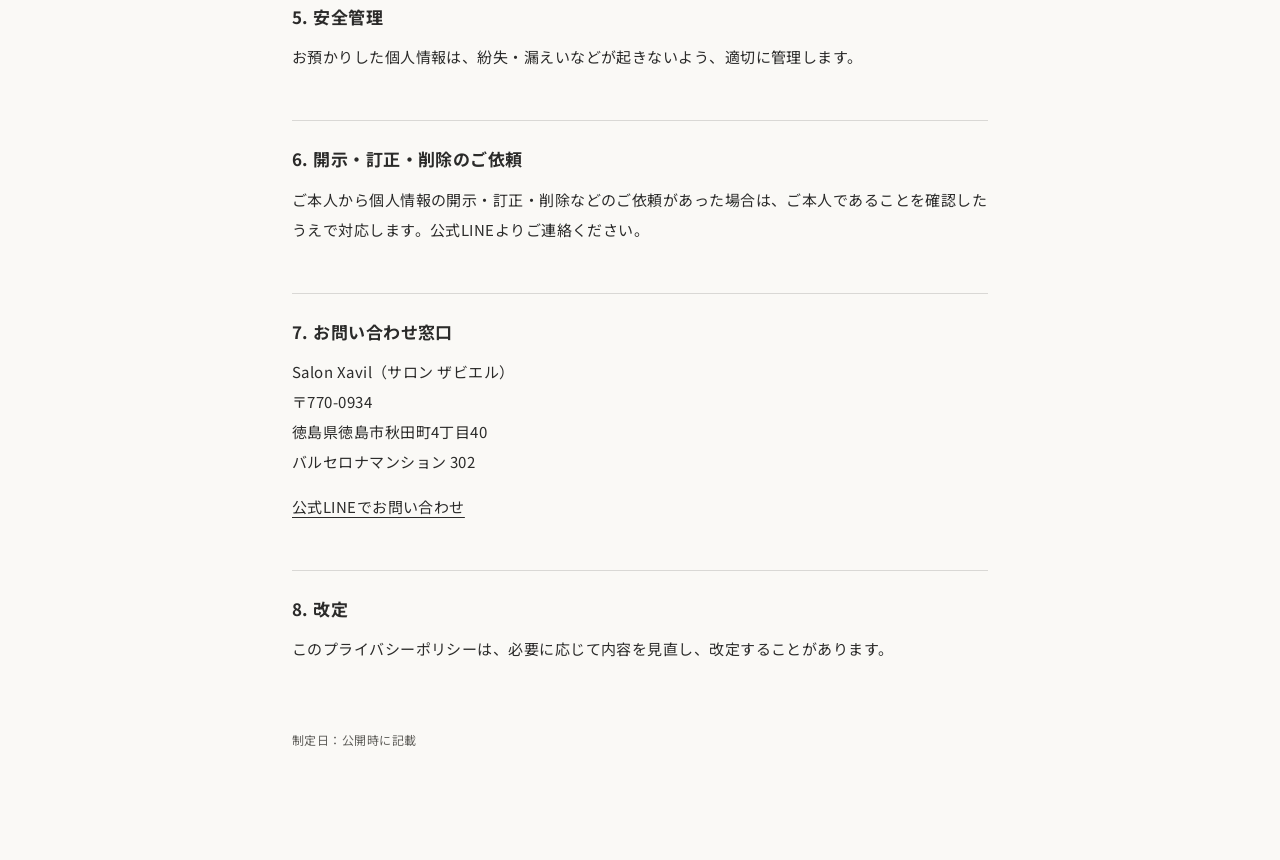
<file: privacy.html>
<!doctype html>
<html lang="ja" data-root="">
<head>
<meta charset="utf-8">
<meta name="robots" content="noindex">
<meta name="viewport" content="width=device-width, initial-scale=1, viewport-fit=cover">
<title>プライバシーポリシー｜Salon Xavil（サロン ザビエル）</title>
<meta name="description" content="Salon Xavil（サロン ザビエル）のプライバシーポリシーです。">
<link rel="preconnect" href="https://fonts.googleapis.com">
<link rel="preconnect" href="https://fonts.gstatic.com" crossorigin>
<link rel="stylesheet" href="https://fonts.googleapis.com/css2?family=Noto+Sans+JP:wght@400;700&display=swap">
<link rel="stylesheet" href="assets/common.css">
<style>
  :root {
    --bg: #FAF9F6; --ink: #2B2B2A; --muted: #5F5E5A; --rule: rgba(43, 43, 42, .16); --accent: #2B2B2A;
    --sans: 'Noto Sans JP', 'Hiragino Sans', 'Yu Gothic', sans-serif;
  }
  html, body { overflow-x: clip; }
  body { background: var(--bg); color: var(--ink); font: 400 15px/2 var(--sans); letter-spacing: .03em; }
  :focus-visible { outline: 2px solid var(--accent); outline-offset: 3px; }
  .doc { width: min(760px, 100%); margin: 0 auto; padding: clamp(48px, 8vw, 96px) clamp(16px, 5vw, 32px) 96px; }
  .back { display: inline-block; margin-bottom: 40px; font-size: 13px; color: var(--muted); text-underline-offset: 4px; }
  h1 { margin: 0 0 8px; font-size: clamp(26px, 4vw, 34px); line-height: 1.4; letter-spacing: .04em; }
  .shop { margin: 0 0 40px; color: var(--muted); }
  h2 { margin: 48px 0 12px; padding-top: 24px; border-top: 1px solid var(--rule); font-size: 17px; line-height: 1.6; }
  p, li { margin: 0 0 1em; }
  ul { padding-left: 1.4em; }
  .draft { margin: 0 0 40px; padding: 12px 16px; border: 1px dashed var(--muted); font-size: 13px; line-height: 1.8; color: var(--muted); }
  .draft strong { letter-spacing: .1em; }
  .addr { white-space: pre-line; }
  a { color: inherit; text-underline-offset: 4px; }
  .foot { margin-top: 64px; font-size: 12px; color: var(--muted); }
</style>
</head>
<body>
<main class="doc">
  <a class="back" href="javascript:history.back()">← 前のページへ戻る</a>
  <h1>プライバシーポリシー</h1>
  <p class="shop">Salon Xavil（サロン ザビエル）</p>

  <p class="draft" data-draft><strong>MEMO</strong>　このページは公開前のドラフトです。事業者名（屋号・代表者名）、制定日、お問い合わせ窓口、取り扱う個人情報の範囲は、オーナー様にご確認いただいたうえで確定します。</p>

  <p>Salon Xavil（以下「当サロン」）は、お客様の個人情報を適切に取り扱うことを大切に考え、以下のとおりプライバシーポリシーを定めます。</p>

  <h2>1. 取得する情報</h2>
  <p>当サロンは、公式LINEでのお問い合わせ・ご予約、ご来店時のカウンセリングなどを通じて、次の情報をお預かりすることがあります。</p>
  <ul>
    <li>お名前、ご連絡先など、ご予約・ご連絡に必要な情報</li>
    <li>カウンセリングでうかがう肌の状態やご要望など、施術のために必要な情報</li>
    <li>公式LINEでのやり取りの内容</li>
  </ul>
  <p>なお、このWebサイトにはお問い合わせフォームや会員登録の機能はなく、サイト上で個人情報を入力していただくことはありません。</p>

  <h2>2. 利用目的</h2>
  <ul>
    <li>ご予約の受付・確認・変更のご連絡のため</li>
    <li>施術を安全かつ適切に行うため</li>
    <li>お問い合わせへの回答のため</li>
  </ul>

  <h2>3. 第三者への提供</h2>
  <p>法令に基づく場合を除き、ご本人の同意なく個人情報を第三者に提供することはありません。</p>

  <h2>4. 外部サービスについて</h2>
  <p>このWebサイトでは、次の外部サービスを利用しています。各サービスでの情報の取り扱いは、それぞれの運営会社のプライバシーポリシーをご確認ください。</p>
  <ul>
    <li>Google マップ（店舗の地図の表示）／Google Fonts（文字の表示）：Google LLC</li>
    <li>LINE（ご予約・お問い合わせ）：LINEヤフー株式会社</li>
    <li>Instagram（店舗の最新情報）：Meta Platforms, Inc.</li>
  </ul>

  <h2>5. 安全管理</h2>
  <p>お預かりした個人情報は、紛失・漏えいなどが起きないよう、適切に管理します。</p>

  <h2>6. 開示・訂正・削除のご依頼</h2>
  <p>ご本人から個人情報の開示・訂正・削除などのご依頼があった場合は、ご本人であることを確認したうえで対応します。公式LINEよりご連絡ください。</p>

  <h2>7. お問い合わせ窓口</h2>
  <p>Salon Xavil（サロン ザビエル）<br><span class="addr" data-text="address.full"></span></p>
  <p><a data-link="line">公式LINEでお問い合わせ</a></p>

  <h2>8. 改定</h2>
  <p>このプライバシーポリシーは、必要に応じて内容を見直し、改定することがあります。</p>

  <p class="foot">制定日：公開時に記載</p>
</main>
<script src="assets/data.js"></script>
<script src="assets/common.js"></script>
</body>
</html>
</file>
<file: assets/common.css>
/* 3案共通の最小限スタイル */
*, *::before, *::after { box-sizing: border-box; }
html { -webkit-text-size-adjust: 100%; scroll-behavior: smooth; }
body { margin: 0; }
img { max-width: 100%; display: block; }
[hidden] { display: none !important; }

.sr-only {
  position: absolute; width: 1px; height: 1px; padding: 0; margin: -1px;
  overflow: hidden; clip: rect(0 0 0 0); white-space: nowrap; border: 0;
}

/* Google マップ */
[data-map] iframe { display: block; width: 100%; height: 100%; border: 0; }

/* モック用：比較ページへ戻る */
.x-mock-back {
  position: fixed; left: 16px; bottom: 16px; z-index: 90;
  padding: 8px 14px; border-radius: 999px;
  background: rgba(30, 30, 30, .78); color: #fff;
  font: 500 12px/1.4 system-ui, sans-serif; letter-spacing: .04em;
  text-decoration: none; backdrop-filter: blur(6px);
}
.x-mock-back:hover { background: rgba(30, 30, 30, .92); }
@media (max-width: 767px) {
  .x-mock-back { bottom: calc(80px + env(safe-area-inset-bottom, 0px)); left: 12px; padding: 6px 12px; font-size: 11px; }
}

@media (prefers-reduced-motion: reduce) {
  html { scroll-behavior: auto; }
  *, *::before, *::after { animation-duration: .01ms !important; transition-duration: .01ms !important; }
}

/* よくあるご質問（チャット形式）：骨組みだけ。色・形は各案の style.css で指定 */
.chat-nav { display: flex; gap: 8px; overflow-x: auto; scrollbar-width: none; padding: 2px 2px 14px; margin: 0 0 8px; position: sticky; top: var(--chat-top, 76px); z-index: 5; }
.chat-nav::-webkit-scrollbar { display: none; }
.chat-nav__chip { flex: none; display: inline-flex; align-items: center; min-height: 40px; padding: 0 16px; font-size: 13px; text-decoration: none; white-space: nowrap; }
.chat__group { scroll-margin-top: 130px; }
.chat__day { display: flex; justify-content: center; margin: 28px 0 18px; font-size: 12px; font-weight: 500; letter-spacing: .06em; }
.chat__day span { padding: 4px 14px; }
.chat__list { margin: 0; }
.chat__pair { display: grid; gap: 10px; margin-bottom: 22px; }
.chat__q { display: flex; justify-content: flex-end; margin: 0; padding-left: 15%; }
.chat__a { display: flex; align-items: flex-start; gap: 10px; margin: 0; padding-right: 10%; }
.chat__avatar { flex: none; display: grid; place-items: center; width: 36px; height: 36px; font-size: 15px; font-weight: 700; }
.chat__who { display: grid; gap: 4px; justify-items: start; min-width: 0; }
.chat__name { font-size: 11px; letter-spacing: .06em; }
.chat__bubble { display: inline-block; max-width: 100%; padding: 12px 16px; font-size: 15px; line-height: 1.8; letter-spacing: .03em; overflow-wrap: anywhere; }
.chat__todo { font-size: 11px; opacity: .8; }
.chat__pair .chat__q, .chat__pair .chat__a { opacity: 0; transform: translateY(10px); transition: opacity .5s cubic-bezier(.16, 1, .3, 1), transform .5s cubic-bezier(.16, 1, .3, 1); }
.chat__pair .chat__a { transition-delay: .35s; }
.chat__pair.is-in .chat__q, .chat__pair.is-in .chat__a { opacity: 1; transform: none; }
@media (min-width: 768px) { .chat__q { padding-left: 30%; } .chat__a { padding-right: 24%; } }

/* スマホ下の固定予約ボタン：ページ内のLINEボタンが見えている間は隠す（common.js の fixedCta） */
.fixed-cta { transition: translate .4s cubic-bezier(.16, 1, .3, 1), opacity .3s; }
body:not(.cta-on) .fixed-cta { translate: 0 calc(100% + 24px); opacity: 0; pointer-events: none; visibility: hidden; transition: translate .4s cubic-bezier(.16, 1, .3, 1), opacity .3s, visibility 0s .4s; }
@media (max-width: 767px) {
  .x-mock-back { transition: translate .4s cubic-bezier(.16, 1, .3, 1), opacity .3s; }
  body:not(.cta-on) .x-mock-back { translate: 0 12px; opacity: 0; pointer-events: none; }
}
</file>
<file: design-a/style.css>
/* DESIGN A — PURE & TRUST */
:root {
  --white: #FFFFFF;
  --ivory: #F8F7F3;
  --beige: #D5C6B8;
  --brown: #51443D;
  --accent: #B9A69A;
  --line: #06C755;
  --text: #51443D;
  --muted: #76695F;
  --accent-ink: #7A665B; /* 文字に使うアクセント（コントラスト4.5:1以上） */
  --serif-en: 'Cormorant Garamond', 'Times New Roman', serif;
  --serif-ja: 'Shippori Mincho', 'Hiragino Mincho ProN', 'Yu Mincho', serif;
  --sans: 'Noto Sans JP', 'Hiragino Sans', 'Yu Gothic', sans-serif;
  --gutter: clamp(20px, 5vw, 64px);
}

body {
  background: var(--ivory);
  color: var(--text);
  font: 300 15px/2 var(--sans);
  letter-spacing: .06em;
  padding-bottom: env(safe-area-inset-bottom, 0px);
}
a { color: inherit; }
p { margin: 0 0 1em; }

.wrap { width: min(1160px, 100%); margin: 0 auto; padding-inline: var(--gutter); }
.wrap--narrow { width: min(820px, 100%); }
.section { padding-block: clamp(88px, 12vw, 160px); }

.eyebrow {
  font: italic 400 15px/1 var(--serif-en);
  letter-spacing: .2em; color: var(--accent-ink);
  text-align: center; margin-bottom: 18px;
}
.eyebrow--left { text-align: left; }
.eyebrow--light { color: #E9DED4; }
.h2 {
  font: 400 clamp(22px, 3vw, 30px)/1.7 var(--serif-ja);
  letter-spacing: .12em; text-align: center;
  margin: 0 0 clamp(36px, 6vw, 64px);
  color: var(--brown);
}
.h2--left { text-align: left; }
.h2--light { color: var(--white); }
.note { font-size: 12px; color: var(--muted); line-height: 1.9; margin-top: 20px; }
.draft {
  margin-top: 20px; padding: 10px 14px;
  border: 1px dashed var(--accent); border-radius: 4px;
  font-size: 12px; color: var(--muted); line-height: 1.8;
}
.draft::before { content: 'MEMO　'; font-weight: 500; letter-spacing: .1em; }

/* モック画像のラベル */
.ph-label {
  position: absolute; right: 14px; bottom: 12px;
  font: 400 11px/1.4 var(--sans); letter-spacing: .12em;
  color: rgba(81, 68, 61, .75);
}

/* ボタン */
.btn {
  display: inline-flex; align-items: center; justify-content: center; gap: .6em;
  min-height: 52px; padding: 0 32px; border-radius: 999px;
  font: 400 14px/1 var(--sans); letter-spacing: .12em;
  text-decoration: none; cursor: pointer;
  transition: background .4s, color .4s, border-color .4s, transform .4s;
}
.btn--ghost { border: 1px solid var(--brown); color: var(--brown); background: transparent; }
.btn--ghost:hover { background: var(--brown); color: var(--ivory); }
.btn--line { background: var(--brown); color: var(--white); border: 1px solid var(--brown); }
.btn--line::before {
  content: ''; width: 8px; height: 8px; border-radius: 50%; background: var(--line);
}
.btn--line:hover { background: #3d332d; transform: translateY(-1px); }
.btn--lg { min-height: 60px; padding: 0 48px; font-size: 15px; }

/* 表示アニメーション */
[data-reveal] { opacity: 0; transform: translateY(18px); transition: opacity 1.2s ease, transform 1.2s cubic-bezier(.2, .7, .2, 1); }
[data-reveal].is-in { opacity: 1; transform: none; }

/* HEADER */
.header {
  position: fixed; inset: 0 0 auto; z-index: 50;
  display: flex; align-items: center; justify-content: space-between;
  padding: calc(env(safe-area-inset-top, 0px) + 18px) var(--gutter) 18px;
  transition: background .5s, padding .5s, box-shadow .5s;
}
.header.is-scrolled {
  background: rgba(248, 247, 243, .9); backdrop-filter: blur(10px);
  padding-block: calc(env(safe-area-inset-top, 0px) + 12px) 12px;
  box-shadow: 0 1px 0 rgba(81, 68, 61, .08);
}
.header__logo { font: 500 26px/1 var(--serif-en); letter-spacing: .08em; text-decoration: none; }
.header__nav { display: flex; align-items: center; gap: clamp(16px, 2.4vw, 36px); }
.header__nav a { font: 400 13px/1 var(--serif-en); letter-spacing: .18em; text-decoration: none; }
.header__nav a:not(.header__cta):hover { color: var(--accent-ink); }
.header__cta { padding: 12px 20px; border: 1px solid var(--brown); border-radius: 999px; }
.header__cta:hover { background: var(--brown); color: var(--ivory); }
.header__toggle { display: none; }

@media (max-width: 900px) {
  .header__toggle {
    display: grid; place-content: center; gap: 7px;
    width: 44px; height: 44px; border: 0; background: none; cursor: pointer; z-index: 2;
  }
  .header__toggle span:not(.sr-only) { display: block; width: 24px; height: 1px; background: var(--brown); transition: transform .4s; }
  .menu-open .header__toggle span:nth-child(1) { transform: translateY(4px) rotate(45deg); }
  .menu-open .header__toggle span:nth-child(2) { transform: translateY(-4px) rotate(-45deg); }
  .header__nav {
    position: fixed; inset: 0; flex-direction: column; justify-content: center; gap: 28px;
    background: var(--ivory); opacity: 0; visibility: hidden; transition: opacity .5s, visibility .5s;
  }
  .header__nav a { font-size: 18px; }
  .menu-open .header__nav { opacity: 1; visibility: visible; }
}

/* HERO */
.hero {
  position: relative; min-height: 100svh; overflow: hidden;
  display: flex; align-items: flex-end;
}
.hero__photo {
  position: absolute; inset: -6% 0 0; z-index: 0;
  background:
    radial-gradient(120% 80% at 78% 18%, #FFFFFF 0%, rgba(255, 255, 255, 0) 60%),
    linear-gradient(180deg, #F3EEE7 0%, #EFE8DF 62%, #E3D8CC 62.2%, #E9E0D6 100%);
}
.hero__img { position: absolute; inset: 0; width: 100%; height: 100%; object-fit: cover; object-position: 70% 50%; }
.hero__photo::after {
  content: ''; position: absolute; inset: 0;
  background: linear-gradient(90deg, rgba(248, 247, 243, .95) 0%, rgba(248, 247, 243, .6) 40%, rgba(248, 247, 243, 0) 70%);
}
.hero__photo .ph-label { z-index: 1; }
.hero__body {
  position: relative; z-index: 1;
  padding: 0 var(--gutter) clamp(72px, 14vh, 140px);
  width: min(1160px, 100%); margin: 0 auto;
}
.hero__en { font: italic 400 16px/1 var(--serif-en); letter-spacing: .2em; color: var(--accent-ink); margin-bottom: 28px; }
.hero__title {
  font: 400 clamp(32px, 5.4vw, 62px)/1.55 var(--serif-ja);
  letter-spacing: .14em; margin: 0 0 28px; color: var(--brown);
}
.hero__sub { font-size: clamp(14px, 1.5vw, 16px); line-height: 2.2; margin-bottom: 40px; }
.hero__btns { display: flex; flex-wrap: wrap; gap: 14px; }
.hero__title, .hero__sub, .hero__en, .hero__btns { animation: heroIn 1.8s cubic-bezier(.2, .7, .2, 1) both; }
.hero__sub { animation-delay: .3s; }
.hero__btns { animation-delay: .55s; }
@keyframes heroIn { from { opacity: 0; transform: translateY(24px); } }
.hero__scroll {
  position: absolute; right: var(--gutter); bottom: 0; z-index: 1;
  width: 1px; height: 90px; background: rgba(81, 68, 61, .2); overflow: hidden;
}
.hero__scroll span { position: absolute; inset: 0; background: var(--brown); animation: scrollLine 2.4s ease-in-out infinite; }
@keyframes scrollLine { 0% { transform: translateY(-100%); } 60%, 100% { transform: translateY(100%); } }

/* CONCEPT */
.concept { text-align: center; }
.concept__body { line-height: 2.5; }
@media (min-width: 768px) { .concept__body { white-space: normal; } }

/* GALLERY（仮の写真） */
.gallery { padding-bottom: clamp(88px, 12vw, 160px); }
.gallery__grid { display: grid; grid-template-columns: repeat(2, minmax(0, 1fr)); gap: 12px; }
.gallery__item { margin: 0; overflow: hidden; border-radius: 2px; background: var(--beige); aspect-ratio: 1; }
.gallery__item img { width: 100%; height: 100%; object-fit: cover; transition: transform 1.2s ease; }
.gallery__item:hover img { transform: scale(1.03); }
.gallery__item--main { grid-column: 1 / -1; aspect-ratio: 4 / 3; }
.gallery__cap { grid-column: 1 / -1; margin: 4px 0 0; font-size: 11px; color: var(--muted); text-align: right; }
@media (min-width: 768px) {
  .gallery__grid { grid-template-columns: minmax(0, 1.2fr) minmax(0, 1fr); grid-template-rows: auto auto; gap: 20px; }
  .gallery__item--main { grid-column: 1; grid-row: 1 / span 2; aspect-ratio: 4 / 5; }
  .gallery__item { aspect-ratio: auto; }
}

/* OWNER */
.owner { background: var(--white); }
.owner__text { max-width: 640px; margin: 0 auto; }
.owner__body p { line-height: 2.3; }
.owner__sign { font: italic 400 16px/1.6 var(--serif-en); color: var(--accent-ink); margin-top: 32px; text-align: right; }

/* FEATURES */
.features__list { display: grid; grid-template-columns: repeat(3, 1fr); gap: 24px; }
.feature {
  background: var(--white); padding: 48px 36px 44px; border-radius: 2px;
  box-shadow: 0 30px 60px -40px rgba(81, 68, 61, .25);
}
.feature:nth-child(2) { transition-delay: .15s; }
.feature:nth-child(3) { transition-delay: .3s; }
.feature__no { font: 400 46px/1 var(--serif-en); color: var(--beige); margin-bottom: 8px; }
.feature__en { font: italic 400 14px/1 var(--serif-en); letter-spacing: .16em; color: var(--accent-ink); margin-bottom: 22px; }
.feature__title { font: 400 18px/1.7 var(--serif-ja); letter-spacing: .08em; margin: 0 0 16px; }
.feature__body { font-size: 14px; line-height: 2.1; margin: 0; }

/* PRICE */
.price { background: var(--white); text-align: center; }
.price__card {
  border: 1px solid var(--beige); padding: clamp(36px, 6vw, 56px) clamp(20px, 6vw, 64px);
  background: linear-gradient(180deg, var(--white), var(--ivory));
}
.price__menu { font: 400 20px/1.6 var(--serif-ja); letter-spacing: .14em; margin-bottom: 28px; }
.price__menu small { font: 400 13px var(--sans); margin-left: .8em; color: var(--muted); }
.price__list { margin: 0; display: grid; gap: 0; }
.price__row {
  display: flex; align-items: baseline; justify-content: space-between; gap: 16px;
  padding: 20px 4px; border-top: 1px solid rgba(213, 198, 184, .6);
}
.price__row:last-child { border-bottom: 1px solid rgba(213, 198, 184, .6); }
.price__row dt { font-size: 15px; text-align: left; }
.price__row dt span { display: block; font: italic 400 13px/1 var(--serif-en); color: var(--accent-ink); letter-spacing: .14em; margin-top: 4px; }
.price__row dd { margin: 0; font: 400 30px/1 var(--serif-en); letter-spacing: .04em; }
.price__row dd small { font: 400 13px var(--sans); margin-left: .2em; }

/* REVIEWS */
.reviews { background: var(--white); }
.reviews__note { text-align: center; font-size: 12px; color: var(--muted); margin: -36px 0 40px; }
.carousel__track {
  display: grid; grid-auto-flow: column; grid-auto-columns: min(360px, 82%);
  gap: 24px; overflow-x: auto; scroll-snap-type: x mandatory;
  padding: 4px 4px 24px; scrollbar-width: none; outline-offset: 4px;
}
.carousel__track::-webkit-scrollbar { display: none; }
.review {
  scroll-snap-align: start; margin: 0;
  background: var(--ivory); border-radius: 2px; padding: 40px 32px 32px;
  display: flex; flex-direction: column;
}
.review::before { content: '“'; font: 400 64px/.6 var(--serif-en); color: var(--beige); margin-bottom: 18px; }
.review__tag { font-size: 11px; letter-spacing: .14em; color: var(--accent-ink); margin-bottom: 10px; }
.review__text { margin: 0 0 24px; font: 400 15px/2.1 var(--serif-ja); flex: 1; }
.review__cap { font-size: 11px; color: var(--muted); }
.carousel__ctrl { display: flex; justify-content: center; gap: 12px; margin-top: 16px; }
.carousel__btn {
  width: 48px; height: 48px; border-radius: 50%;
  border: 1px solid var(--beige); background: transparent; color: var(--brown);
  font-size: 16px; cursor: pointer; transition: background .3s, color .3s;
}
.carousel__btn:hover { background: var(--brown); color: var(--white); border-color: var(--brown); }

/* FLOW */
.flow__list { list-style: none; margin: 0; padding: 0; display: grid; grid-template-columns: repeat(4, 1fr); gap: 20px; counter-reset: flow; }
.flow__item { position: relative; padding: 32px 24px; background: var(--white); border-top: 2px solid var(--beige); }
.flow__no { font: italic 400 14px/1 var(--serif-en); letter-spacing: .18em; color: var(--accent-ink); margin-bottom: 14px; }
.flow__title { font: 400 16px/1.7 var(--serif-ja); margin: 0 0 10px; }
.flow__body { font-size: 13px; line-height: 2; margin: 0; }

/* FAQ */
.faq { background: var(--white); }
.faq { --chat-top: 64px; }
.faq__lead { text-align: center; color: var(--muted); margin: -36px 0 32px; line-height: 2; }
.chat-nav { background: var(--white); justify-content: center; }
.chat-nav__chip { border: 1px solid var(--beige); border-radius: 999px; color: var(--brown); background: var(--white); transition: background-color .3s, color .3s; }
.chat-nav__chip:hover { background: var(--brown); color: var(--white); border-color: var(--brown); }
.chat__day span { background: var(--ivory); border-radius: 999px; color: var(--muted); }
.chat__q .chat__bubble { background: var(--brown); color: var(--white); border-radius: 20px 20px 4px 20px; }
.chat__a .chat__bubble { background: var(--ivory); color: var(--text); border-radius: 4px 20px 20px 20px; }
.chat__avatar { border-radius: 50%; background: var(--beige); color: var(--brown); font: 500 18px/1 var(--serif-en); }
.chat__name { color: var(--muted); }
.chat__a .chat__bubble--pending { background: transparent; border: 1px dashed var(--accent); color: var(--muted); font-size: 13px; }
.chat__todo { color: var(--muted); }

/* ACCESS */
.access__grid { display: grid; grid-template-columns: 1fr 1.3fr; gap: clamp(40px, 6vw, 88px); align-items: center; }
.access__info { display: grid; grid-template-columns: 6em 1fr; margin: 0 0 32px; }
.access__info dt, .access__info dd { padding: 16px 0; border-top: 1px solid rgba(213, 198, 184, .7); margin: 0; line-height: 1.9; }
.access__info dt { font-size: 13px; color: var(--accent-ink); }
.access__info small { display: block; font-size: 11px; color: var(--muted); margin-top: 6px; line-height: 1.7; }
.access__map { aspect-ratio: 4 / 3; background: var(--beige); filter: grayscale(.4) sepia(.12); }

/* RESERVATION */
.reserve {
  padding-block: clamp(96px, 12vw, 150px); text-align: center; color: #F2EBE4;
  background: linear-gradient(160deg, #6A5A51, var(--brown));
}
.reserve .btn--line { background: var(--white); color: var(--brown); border-color: var(--white); margin-top: 20px; }
.reserve .btn--line:hover { background: var(--ivory); }

/* FOOTER */
.footer { background: #3E342F; color: #D9CEC4; padding: 64px 0 calc(28px + env(safe-area-inset-bottom, 0px)); font-size: 13px; }
.footer__grid { display: flex; flex-wrap: wrap; justify-content: space-between; gap: 32px; }
.footer__logo { font: 500 28px/1 var(--serif-en); letter-spacing: .08em; color: var(--white); margin-bottom: 18px; }
.footer__addr { line-height: 1.9; }
.footer__links { list-style: none; margin: 0; padding: 0; display: grid; gap: 10px; }
.footer__links a { text-decoration: none; }
.footer__links a:hover { color: var(--white); }
.footer__copy { text-align: center; font: 400 12px var(--serif-en); letter-spacing: .14em; margin: 48px 0 0; opacity: .7; }

/* スマホ固定予約ボタン */
.fixed-cta { display: none; }

/* RESPONSIVE */
@media (max-width: 1024px) {
  .flow__list { grid-template-columns: repeat(2, 1fr); }
}
@media (max-width: 767px) {
  body { font-size: 14px; }
  .access__grid, .features__list { grid-template-columns: 1fr; }
  .flow__list { grid-template-columns: 1fr; }
  .hero__photo::after { background: linear-gradient(0deg, rgba(248, 247, 243, .97) 0%, rgba(248, 247, 243, .7) 45%, rgba(248, 247, 243, 0) 75%); }
  .hero__photo .ph-label { top: 150px; bottom: auto; }
  .hero__btns .btn { flex: 1 1 100%; }
  .hero__scroll { display: none; }
  .footer { padding-bottom: calc(96px + env(safe-area-inset-bottom, 0px)); }
  .fixed-cta {
    display: flex; align-items: center; justify-content: center; gap: .6em;
    position: fixed; left: 16px; right: 16px; bottom: calc(12px + env(safe-area-inset-bottom, 0px)); z-index: 40;
    min-height: 54px; border-radius: 999px; background: var(--brown); color: var(--white);
    text-decoration: none; letter-spacing: .12em; font-size: 14px;
    box-shadow: 0 12px 30px -10px rgba(81, 68, 61, .5);
  }
  .fixed-cta::before { content: ''; width: 8px; height: 8px; border-radius: 50%; background: var(--line); }
}

/* 日本語見出しを文節で折り返す（対応ブラウザ） */
h1, h2, h3 { word-break: auto-phrase; text-wrap: balance; }
</file>
<file: design-c/style.css>
/* Hallmark · genre: editorial (luxury) · macrostructure: Photographic hero → centred hotel-menu sections
 * theme: custom (vibe: "hotel spa: white linen, champagne gold hairlines, quiet" · ivory #FAF7F2 · champagne #C9A96E · charcoal #2B2622)
 * display: Noto Serif JP 300/500 + Marcellus · body: Noto Sans JP 300 · nav: N9 edge-aligned · footer: Ft5 statement (centred)
 * DESIGN C — HOTEL SPA（白 × シャンパンゴールド） · mobile first
 */
:root {
  --white: #FFFFFF;
  --ivory: #FAF7F2;
  --linen: #EFE9E0;
  --champagne: #C9A96E; /* 線・飾り用 */
  --champagne-light: #E9D9B6;
  --gold-ink: #806230; /* 文字に使う金（4.5:1以上） */
  --charcoal: #2B2622;
  --muted: #6B6259;
  --line-green: #06C755;
  --hair: rgba(201, 169, 110, .55);

  --serif: 'Noto Serif JP', 'Hiragino Mincho ProN', 'Yu Mincho', serif;
  --sans: 'Noto Sans JP', 'Hiragino Sans', 'Yu Gothic', sans-serif;
  --roman: 'Marcellus', 'Times New Roman', serif;

  --gutter: clamp(20px, 5vw, 64px);
  --section: clamp(80px, 12vw, 160px);
  --ease-out: cubic-bezier(.16, 1, .3, 1);
}

html, body { overflow-x: clip; }
body { background: var(--ivory); color: var(--charcoal); font: 300 15px/2 var(--sans); letter-spacing: .06em; }
a { color: inherit; }
p { margin: 0 0 1em; }
img { display: block; }
h1, h2, h3 { word-break: auto-phrase; text-wrap: balance; }
::selection { background: var(--champagne-light); color: var(--charcoal); }
:focus-visible { outline: 1.5px solid var(--gold-ink); outline-offset: 4px; }

.wrap { width: min(1160px, 100%); margin: 0 auto; padding-inline: var(--gutter); }
.wrap--narrow { width: min(760px, 100%); }
.section { padding-block: var(--section); text-align: center; }

/* 金の細い飾り線（左右の線と中央の小さなひし形） */
.ornament {
  display: block; position: relative; width: 120px; height: 7px; margin: 0 auto 26px;
  background:
    linear-gradient(var(--champagne), var(--champagne)) left center / 48px 1px no-repeat,
    linear-gradient(var(--champagne), var(--champagne)) right center / 48px 1px no-repeat;
}
.ornament::before { content: ''; position: absolute; left: 50%; top: 50%; width: 5px; height: 5px; background: var(--champagne); transform: translate(-50%, -50%) rotate(45deg); }

.h2 { margin: 0 0 clamp(32px, 5vw, 56px); font: 500 clamp(22px, 5.6vw, 34px)/1.7 var(--serif); letter-spacing: .12em; }
.h2--left { text-align: left; }
.note { font-size: 12px; line-height: 1.9; color: var(--muted); margin-top: 22px; }
.draft { margin-top: 24px; padding: 10px 14px; border: 1px dashed var(--champagne); font-size: 12px; line-height: 1.8; color: var(--muted); text-align: left; }
.draft::before { content: 'MEMO　'; font-weight: 500; letter-spacing: .1em; }
.ph-label { position: absolute; left: 22px; bottom: 18px; z-index: 2; font: 400 11px/1.5 var(--sans); letter-spacing: .1em; color: var(--white); text-shadow: 0 1px 6px rgba(43, 38, 34, .6); }

/* ボタン：角は四角く、金の細線 */
.btn {
  display: inline-flex; align-items: center; justify-content: center; gap: .7em;
  min-height: 56px; padding: 0 30px; font: 400 14px/1 var(--sans); letter-spacing: .16em;
  text-decoration: none; white-space: nowrap; cursor: pointer;
  transition: background-color .4s var(--ease-out), color .4s var(--ease-out), border-color .4s;
}
.btn--solid { background: var(--charcoal); color: var(--ivory); border: 1px solid var(--charcoal); }
.btn--solid::before { content: ''; width: 7px; height: 7px; border-radius: 50%; background: var(--line-green); }
.btn--solid:hover { background: #45392F; }
.btn--gold { color: var(--gold-ink); border: 1px solid var(--champagne); background: transparent; }
.btn--gold:hover { background: var(--champagne); color: var(--charcoal); }
.btn--lg { min-height: 62px; padding: 0 48px; font-size: 15px; }
.line-btn { display: grid; place-items: center; width: 46px; height: 46px; border: 1px solid var(--champagne); background: var(--white); color: var(--gold-ink); cursor: pointer; transition: background-color .3s; }
.line-btn:hover { background: var(--champagne-light); }
.line-btn svg { width: 18px; height: 18px; fill: none; stroke: currentColor; stroke-width: 1.4; }

/* 表示演出：静かに浮かび上がる */
[data-reveal] { opacity: 0; transform: translateY(14px); transition: opacity 1.4s var(--ease-out), transform 1.4s var(--ease-out); }
[data-reveal].is-in { opacity: 1; transform: none; }

/* HEADER */
.header {
  position: fixed; inset: 0 0 auto; z-index: 50;
  display: flex; align-items: center; justify-content: space-between; gap: 20px;
  padding: calc(env(safe-area-inset-top, 0px) + 14px) var(--gutter) 14px;
  background: rgba(250, 247, 242, .92); backdrop-filter: blur(8px);
  border-bottom: 1px solid transparent; transition: border-color .4s;
}
.header.is-scrolled { border-bottom-color: var(--hair); }
.header__logo { font: 400 19px/1 var(--roman); letter-spacing: .3em; text-decoration: none; }
.header__toggle { display: grid; place-content: center; gap: 7px; width: 46px; height: 46px; border: 1px solid var(--champagne); background: transparent; cursor: pointer; position: relative; z-index: 2; }
.header__toggle span:not(.sr-only) { display: block; width: 20px; height: 1px; background: var(--charcoal); transition: transform .4s var(--ease-out); }
.menu-open .header__toggle span:nth-child(1) { transform: translateY(4px) rotate(45deg); }
.menu-open .header__toggle span:nth-child(2) { transform: translateY(-4px) rotate(-45deg); }
.header__nav {
  position: fixed; inset: 0; z-index: 1; display: flex; flex-direction: column; align-items: center; justify-content: center; gap: 4px;
  background: var(--ivory); opacity: 0; visibility: hidden; transition: opacity .5s, visibility 0s .5s;
}
.menu-open .header__nav { opacity: 1; visibility: visible; transition: opacity .5s, visibility 0s; }
.header__nav a { font: 400 20px/1 var(--roman); letter-spacing: .24em; text-decoration: none; padding: 14px; }
.header__nav .header__cta { margin-top: 18px; padding: 18px 28px; border: 1px solid var(--champagne); color: var(--gold-ink); }

/* HERO */
.hero { position: relative; padding-top: 74px; }
.hero__visual { position: relative; }
.hero__photo { position: relative; margin: 0; height: 58svh; min-height: 340px; overflow: hidden; }
.hero__photo img { width: 100%; height: 100%; object-fit: cover; object-position: 30% 50%; transition: filter 1.4s var(--ease-out); }
.hero__photo::before { content: ''; position: absolute; inset: 12px; z-index: 1; border: 1px solid rgba(233, 217, 182, .85); pointer-events: none; }
.hero__photo::after { content: ''; position: absolute; inset: 0; background: radial-gradient(80% 70% at 85% 100%, rgba(233, 217, 182, .0), rgba(233, 217, 182, 0)); transition: background 1.4s var(--ease-out); }
.hero.is-unlocked .hero__photo::after { background: radial-gradient(80% 70% at 85% 100%, rgba(233, 217, 182, .55), rgba(233, 217, 182, 0)); }
.hero__body { padding: 40px var(--gutter) 64px; text-align: center; }
.hero__title { margin: 0 0 18px; font: 300 clamp(28px, 7.8vw, 56px)/1.65 var(--serif); letter-spacing: .12em; }
.hero__sub { font-size: 14px; line-height: 2.1; color: var(--muted); margin-bottom: 30px; }
.hero__btns { display: grid; gap: 12px; }

/* 金の封印シール（はがせる） */
.stk, .peek { position: absolute; right: 9%; bottom: -44px; width: clamp(92px, 26vw, 128px); aspect-ratio: 1; }
.stk { z-index: 3; pointer-events: none; }
.stk__front, .stk__flapclip { position: absolute; inset: 0; }
.stk__face { position: absolute; inset: 0; border-radius: 50%; filter: drop-shadow(0 6px 10px rgba(43, 38, 34, .25)); rotate: -12deg; }
.stk__face svg { width: 100%; height: 100%; display: block; }
.stk__ring { font: 400 6.2px var(--roman); letter-spacing: .14em; fill: #6E5326; }
.stk__mono { font: 400 30px var(--roman); fill: #5E4520; }
.stk__back { position: absolute; left: 0; top: 0; width: 100%; height: 100%; border-radius: 50%; transform-origin: 0 0; background: radial-gradient(circle at 40% 35%, #FFFFFF, #F1ECE4 70%, #E0D7CA); box-shadow: inset 0 0 0 1px rgba(43, 38, 34, .1); }
.stk.is-gone { visibility: hidden; }
.peek { z-index: 2; margin: 0; border-radius: 50%; display: grid; place-items: center; text-align: center; background: var(--ivory); border: 1px solid var(--champagne); color: var(--gold-ink); font: 500 13px/1.7 var(--serif); letter-spacing: .1em; }
.stk__hit { position: absolute; left: 0; top: 0; z-index: 4; width: 48px; height: 48px; margin: -24px 0 0 -24px; padding: 0; border: 0; border-radius: 50%; background: transparent; cursor: grab; touch-action: none; -webkit-tap-highlight-color: transparent; }
.stk__hit:focus-visible { outline: 1.5px dashed var(--gold-ink); outline-offset: -4px; }
.is-peeling, .is-peeling * { cursor: grabbing !important; user-select: none; -webkit-user-select: none; }
.hero.is-unlocked .stk__hit { visibility: hidden; }
.dust { position: absolute; inset: 0; z-index: 5; pointer-events: none; }
.dust i { position: absolute; left: 0; top: 0; display: block; border-radius: 50%; }

/* CONCEPT */
.concept__body { text-align: left; line-height: 2.3; }
.duo { display: grid; grid-template-columns: minmax(0, 3fr) minmax(0, 2fr); gap: 12px; align-items: end; margin-top: 48px; }
.frame { position: relative; margin: 0; overflow: hidden; background: var(--linen); }
.frame::after { content: ''; position: absolute; inset: 8px; border: 1px solid rgba(233, 217, 182, .9); pointer-events: none; }
.frame img { width: 100%; height: 100%; object-fit: cover; }
.duo__a { aspect-ratio: 4 / 3; }
.duo__b { aspect-ratio: 2 / 3; }
.duo__cap { grid-column: 1 / -1; margin: 4px 0 0; font-size: 11px; color: var(--muted); text-align: right; letter-spacing: .1em; }

/* OWNER：金の二重枠の手紙 */
.owner { background: var(--linen); }
.letter { max-width: 720px; margin: 0 auto; padding: 44px 24px 34px; background: var(--white); outline: 1px solid var(--champagne); outline-offset: -10px; text-align: left; }
.letter__title { margin: 0 0 26px; text-align: center; font: 500 clamp(19px, 5vw, 28px)/1.8 var(--serif); letter-spacing: .1em; }
.letter__body p { line-height: 2.3; }
.letter__body p:nth-child(3), .letter__body p:nth-child(4) { font-family: var(--serif); font-weight: 500; }
.letter__sign { margin-top: 30px; text-align: right; font: 400 14px/1.6 var(--serif); color: var(--gold-ink); letter-spacing: .14em; }

/* FEATURES：アメニティの一覧のように、金の細線で区切る */
.features__list { list-style: none; margin: 0; padding: 0; display: grid; }
.feature { padding: 30px 0; border-top: 1px solid var(--hair); }
.feature:last-child { border-bottom: 1px solid var(--hair); }
.feature__icon { display: block; width: 40px; height: 40px; margin: 0 auto 14px; }
.feature__icon svg { width: 100%; height: 100%; fill: none; stroke: var(--champagne); stroke-width: 1; stroke-linecap: round; stroke-linejoin: round; }
.feature__title { margin: 0 0 10px; font: 500 18px/1.7 var(--serif); letter-spacing: .1em; }
.feature__body { margin: 0 auto; max-width: 26em; font-size: 14px; color: var(--muted); text-align: left; }

/* PRICE：ホテルのメニュー表 */
.price { background: var(--white); }
.menu { padding: 36px 22px 26px; border: 1px solid var(--champagne); outline: 1px solid var(--champagne); outline-offset: 5px; margin: 6px; }
.menu__name { margin: 0 0 20px; font: 500 20px/1.6 var(--serif); letter-spacing: .14em; }
.menu__name small { display: block; font: 400 12px var(--sans); letter-spacing: .14em; color: var(--muted); }
.menu__list { margin: 0; }
.price__row { display: flex; align-items: baseline; gap: 12px; padding: 12px 0; }
.price__row dt { font: 500 16px/1.6 var(--serif); letter-spacing: .1em; white-space: nowrap; }
.price__row::after { content: ''; order: 1; flex: 1; border-bottom: 1px dotted var(--champagne); transform: translateY(-5px); }
.price__row dd { order: 2; margin: 0; font: 400 clamp(26px, 7vw, 34px)/1 var(--roman); letter-spacing: .04em; white-space: nowrap; font-variant-numeric: tabular-nums; }
.price__row dd small { font: 400 13px var(--sans); margin-left: .2em; }

/* REVIEWS：カルーセル */
.reviews { overflow: clip; }
.reviews__note { font-size: 12px; color: var(--muted); margin: -26px 0 32px; }
.rv { text-align: left; }
.rv__track {
  display: grid; grid-auto-flow: column; grid-auto-columns: 86%; gap: 14px;
  overflow-x: auto; scroll-snap-type: x mandatory; scrollbar-width: none; overscroll-behavior-x: contain;
  margin-right: calc(var(--gutter) * -1); padding: 4px var(--gutter) 24px 0;
}
.rv__track::-webkit-scrollbar { display: none; }
.rv__slide {
  position: relative; margin: 0; scroll-snap-align: start; display: flex; flex-direction: column;
  padding: 58px 24px 24px; background: var(--white); border: 1px solid var(--hair);
  opacity: .5; transition: opacity .6s var(--ease-out);
}
.rv__slide.is-active { opacity: 1; }
.rv__mark { position: absolute; top: 10px; left: 22px; font: 400 64px/1 var(--roman); color: var(--champagne); }
.rv__tag { margin: 0 0 12px; font-size: 12px; letter-spacing: .14em; color: var(--gold-ink); }
.rv__quote { margin: 0 0 20px; flex: 1; font: 300 17px/2 var(--serif); letter-spacing: .06em; }
.rv__cap { font-size: 11px; color: var(--muted); }
.rv__bar { display: flex; align-items: center; gap: 14px; margin-top: 6px; }
.rv__count { margin: 0; font: 400 15px/1 var(--roman); letter-spacing: .12em; color: var(--gold-ink); white-space: nowrap; }
.rv__progress { flex: 1; height: 1px; background: var(--hair); overflow: hidden; }
.rv__progress span { display: block; height: 100%; background: var(--gold-ink); transform: scaleX(0); transform-origin: left; }
.rv.is-running .rv__progress span { animation: rvProgress 6s linear forwards; }
@keyframes rvProgress { to { transform: scaleX(1); } }
.rv__btns { display: flex; gap: 6px; }
.rv .i-play { display: none; }
.rv.is-paused .i-play { display: block; }
.rv.is-paused .i-pause { display: none; }
.rv .i-play path { fill: currentColor; stroke: none; }

/* FLOW */
.flow { background: var(--linen); }
.flow__list { list-style: none; margin: 0 auto; padding: 0; max-width: 560px; display: grid; gap: 28px; }
.flow__no { display: grid; place-items: center; width: 54px; height: 54px; margin: 0 auto 12px; border: 1px solid var(--champagne); border-radius: 50%; font: 400 20px/1 var(--roman); color: var(--gold-ink); background: var(--ivory); }
.flow__title { margin: 0 0 6px; font: 500 17px/1.7 var(--serif); letter-spacing: .08em; }
.flow__body { margin: 0; font-size: 14px; color: var(--muted); }

/* FAQ：チャット */
.faq { --chat-top: 76px; text-align: left; }
.faq .ornament, .faq .h2, .faq__lead { text-align: center; }
.faq__wrap { max-width: 760px; }
.faq__lead { color: var(--muted); margin: -20px 0 28px; line-height: 2; }
.chat-nav { background: var(--ivory); }
.chat-nav__chip { border: 1px solid var(--champagne); background: var(--white); color: var(--charcoal); letter-spacing: .08em; transition: background-color .3s; }
.chat-nav__chip:hover { background: var(--champagne-light); }
.chat__day { gap: 14px; align-items: center; color: var(--gold-ink); font: 500 12px/1 var(--serif); letter-spacing: .14em; }
.chat__day::before, .chat__day::after { content: ''; flex: 1; height: 1px; background: var(--hair); }
.chat__day span { padding: 0; }
.chat__q .chat__bubble { background: var(--charcoal); color: var(--ivory); border-radius: 18px 18px 2px 18px; }
.chat__a .chat__bubble { background: var(--white); color: var(--charcoal); border: 1px solid var(--hair); border-radius: 2px 18px 18px 18px; }
.chat__avatar { border-radius: 50%; background: linear-gradient(135deg, #F3E3BC, #C9A96E 55%, #A5844C); color: #4E3A1B; font: 400 16px/1 var(--roman); }
.chat__name { color: var(--muted); font-family: var(--roman); letter-spacing: .16em; }
.chat__a .chat__bubble--pending { background: transparent; border: 1px dashed var(--champagne); color: var(--muted); font-size: 13px; }
.chat__todo { color: var(--muted); }

/* ACCESS */
.access { text-align: left; background: var(--white); }
.access__grid { display: grid; gap: 28px; }
.access__info { display: grid; grid-template-columns: 5.5em minmax(0, 1fr); margin: 0 0 28px; border-top: 1px solid var(--hair); }
.access__info dt, .access__info dd { margin: 0; padding: 14px 0; border-bottom: 1px solid var(--hair); line-height: 1.9; }
.access__info dt { font: 500 13px/1.9 var(--serif); color: var(--gold-ink); }
.access__info small { display: block; margin-top: 4px; font-size: 11px; color: var(--muted); line-height: 1.7; }
.access__map { aspect-ratio: 4 / 3; }
.access__map iframe { filter: grayscale(.5) sepia(.15); }

/* RESERVATION：金の筋が入った大理石 */
.reserve { position: relative; padding-block: clamp(88px, 12vw, 150px); text-align: center; overflow: hidden; isolation: isolate; }
.reserve__bg { position: absolute; inset: 0; z-index: -1; }
.reserve__bg img { width: 100%; height: 100%; object-fit: cover; }
.reserve__bg::after { content: ''; position: absolute; inset: 0; background: rgba(250, 247, 242, .72); }
.reserve__title { margin: 0 0 14px; font: 500 clamp(22px, 5.8vw, 36px)/1.7 var(--serif); letter-spacing: .12em; }
.reserve .btn { margin-top: 16px; }

/* FOOTER */
.footer { background: var(--charcoal); color: #D9D0C5; padding: 64px 0 calc(110px + env(safe-area-inset-bottom, 0px)); text-align: center; font-size: 13px; }
.footer__logo { margin: 0 0 18px; font: 400 clamp(24px, 6vw, 40px)/1 var(--roman); letter-spacing: .32em; color: var(--champagne-light); }
.ornament--light { margin-bottom: 20px; opacity: .7; }
.footer__addr { line-height: 2; }
.footer__links { list-style: none; margin: 20px 0 0; padding: 0; display: flex; flex-wrap: wrap; justify-content: center; gap: 4px 24px; }
.footer__links a { display: inline-block; padding: 8px 0; text-decoration: none; letter-spacing: .1em; }
.footer__links a:hover { color: var(--champagne-light); }
.footer__copy { margin: 32px 0 0; font: 400 12px var(--roman); letter-spacing: .2em; opacity: .7; }

.fixed-cta {
  position: fixed; left: 12px; right: 12px; bottom: calc(12px + env(safe-area-inset-bottom, 0px)); z-index: 40;
  display: flex; align-items: center; justify-content: center; gap: .7em; min-height: 56px;
  background: var(--charcoal); color: var(--ivory); border: 1px solid var(--champagne);
  font: 400 15px/1 var(--sans); letter-spacing: .16em; text-decoration: none; box-shadow: 0 12px 30px -14px rgba(43, 38, 34, .6);
}
.fixed-cta::before { content: ''; width: 7px; height: 7px; border-radius: 50%; background: var(--line-green); }

/* SECRET：招待状 */
.secret { position: fixed; inset: 0; z-index: 100; display: grid; place-items: center; padding: 20px; background: rgba(43, 38, 34, .45); backdrop-filter: blur(3px); }
.secret__card {
  position: relative; width: min(460px, 100%); max-height: calc(100svh - 40px); overflow: auto;
  padding: 54px 28px 30px; background: var(--ivory); text-align: center;
  border: 1px solid var(--champagne); outline: 1px solid var(--champagne); outline-offset: -9px;
  box-shadow: 0 40px 80px -30px rgba(43, 38, 34, .6);
}
.secret__seal { position: absolute; left: 50%; top: 0; translate: -50% -50%; display: grid; place-items: center; width: 58px; height: 58px; border-radius: 50%; background: linear-gradient(135deg, #F3E3BC, #C9A96E 55%, #A5844C); color: #4E3A1B; font: 400 24px/1 var(--roman); box-shadow: 0 6px 14px -6px rgba(43, 38, 34, .5); }
.secret__card { overflow: visible; margin-top: 30px; }
.secret__en { margin: 0 0 18px; font: 400 15px/1.3 var(--roman); letter-spacing: .3em; color: var(--gold-ink); }
.secret__lead { font: 500 clamp(24px, 6.4vw, 30px)/1.7 var(--serif); letter-spacing: .08em; margin-bottom: 18px; }
.secret__body { font-size: 17px; line-height: 2; }
.secret__close { margin: 18px 0; padding: 16px; border-top: 1px solid var(--hair); border-bottom: 1px solid var(--hair); font: 500 clamp(18px, 5vw, 21px)/1.8 var(--serif); }
.secret__note { font-size: 13px; color: var(--muted); }
.secret__btn { display: block; width: 100%; min-height: 54px; margin-top: 10px; border: 1px solid var(--charcoal); background: var(--charcoal); color: var(--ivory); font: 400 15px/1 var(--sans); letter-spacing: .2em; cursor: pointer; }
.secret__btn:hover { background: #45392F; }

/* ===== 広い画面 ===== */
@media (min-width: 768px) {
  .hero { display: grid; grid-template-columns: minmax(0, 1fr) minmax(0, 1.15fr); align-items: center; min-height: 100svh; padding-top: 80px; }
  .hero__visual { order: 2; height: calc(100svh - 80px); }
  .hero__photo { height: 100%; }
  .hero__body { padding: 40px clamp(32px, 5vw, 80px); }
  .hero__btns { display: flex; flex-wrap: wrap; justify-content: center; gap: 14px; }
  .stk, .peek { right: auto; left: -60px; bottom: 16%; }
  .duo { gap: 24px; }
  .letter { padding: 64px 64px 48px; }
  .features__list { grid-template-columns: repeat(3, minmax(0, 1fr)); }
  .feature { padding: 10px 32px 0; border-top: 0; border-left: 1px solid var(--hair); }
  .feature:first-child { border-left: 0; }
  .feature:last-child { border-bottom: 0; }
  .menu { padding: 52px 56px 40px; }
  .rv__track { grid-auto-columns: min(560px, 58%); gap: 24px; }
  .rv__slide { padding: 66px 40px 32px; }
  .rv__quote { font-size: 20px; }
  .flow__list { max-width: none; grid-template-columns: repeat(4, minmax(0, 1fr)); gap: 24px; }
  .access__grid { grid-template-columns: minmax(0, 5fr) minmax(0, 7fr); align-items: center; gap: 56px; }
  .footer { padding-bottom: 48px; }
}
@media (min-width: 1024px) {
  .header__toggle { display: none; }
  .header__nav { position: static; flex-direction: row; gap: 4px; background: none; opacity: 1; visibility: visible; }
  .header__nav a { font-size: 13px; padding: 12px 14px; }
  .header__nav a:not(.header__cta):hover { color: var(--gold-ink); }
  .header__nav .header__cta { margin: 0 0 0 10px; padding: 14px 20px; font-size: 13px; }
  .header__nav .header__cta:hover { background: var(--champagne); color: var(--charcoal); }
  .fixed-cta { display: none; }
}
@media (prefers-reduced-motion: reduce) {
  [data-reveal] { opacity: 1; transform: none; }
}
</file>
<file: design-d/style.css>
/* Hallmark · genre: editorial · macrostructure: Marquee Hero → Split spreads (layout of Design C)
 * theme: custom palette swap (Design A colours: white / ivory #F8F7F3 / warm beige #D5C6B8 / soft brown #51443D)
 * display: Archivo (wide, 800) + Zen Old Mincho (900) · body: Murecho · nav: N9 edge-aligned · footer: Ft5 statement
 * DESIGN D — EDITORIAL × PURE & TRUST
 */
:root {
  /* palette（仕様書で指定された5色＋派生色） */
  --paper: #F8F7F3;
  --teal: #51443D; /* 名前はC案と共通。D案ではブラウン */
  --teal-2: #66574E;
  --coral: #D5C6B8; /* D案ではウォームベージュ */
  --coral-soft: #E9DED4;
  --mint: #EFE8DF; /* D案では淡いベージュの面 */
  --ink: #3E342F;
  --muted: #6E6157;
  --on-teal: #F8F7F3;
  --on-teal-muted: #D9CEC4;
  --line-green: #06C755;
  --rule: rgba(62, 52, 47, .22);
  --rule-light: rgba(248, 247, 243, .28);

  /* type */
  --display: 'Archivo', 'Helvetica Neue', Arial, sans-serif;
  --mincho: 'Zen Old Mincho', 'Hiragino Mincho ProN', 'Yu Mincho', serif;
  --sans: 'Murecho', 'Hiragino Sans', 'Yu Gothic', sans-serif;

  /* space & motion */
  --gutter: clamp(16px, 4.4vw, 64px);
  --section: clamp(96px, 13vw, 184px);
  --ease-out: cubic-bezier(.16, 1, .3, 1);
  --ease-in-out: cubic-bezier(.65, 0, .35, 1);
}

html, body { overflow-x: clip; }
body {
  background: var(--paper);
  color: var(--ink);
  font: 400 15px/2 var(--sans);
  letter-spacing: .04em;
  font-feature-settings: 'palt' 0;
}
a { color: inherit; }
p { margin: 0 0 1em; }
h1, h2, h3, .concept__title, .owner__title, .hero__ja, .reserve__title, .secret__lead { word-break: auto-phrase; }
::selection { background: var(--coral); color: var(--ink); }
:focus-visible { outline: 2px solid var(--teal); outline-offset: 3px; }
.owner :focus-visible, .footer :focus-visible, .header__nav :focus-visible { outline-color: var(--coral); }
html { scrollbar-color: var(--teal) var(--paper); }

.wrap { width: min(1280px, 100%); margin: 0 auto; padding-inline: var(--gutter); }
.section { padding-block: var(--section); position: relative; }
.sp { display: none; }


.h2 {
  font: 900 clamp(30px, 4.6vw, 60px)/1.32 var(--mincho);
  letter-spacing: .02em; color: var(--teal);
  margin: 0 0 clamp(40px, 6vw, 72px);
  text-wrap: balance;
}
.note { font-size: 12px; line-height: 1.9; color: var(--muted); }
.draft {
  margin-top: 24px; padding: 10px 14px;
  border: 1px dashed var(--muted);
  font-size: 12px; line-height: 1.8; color: var(--muted);
}
.draft::before { content: 'MEMO　'; font-weight: 700; letter-spacing: .1em; }
.draft--light { border-color: var(--on-teal-muted); color: var(--on-teal-muted); }
.ph-label, .ph-caption {
  font: 500 11px/1.5 var(--sans); letter-spacing: .1em; color: var(--muted);
}
.ph-label { position: absolute; left: 12px; bottom: 10px; z-index: 2; white-space: nowrap; color: rgba(81, 68, 61, .8); }
.ph-caption { margin-top: 10px; }

/* ボタン：C案は角のある活字的なボタン */
.btn {
  display: inline-flex; align-items: center; justify-content: center; gap: .7em;
  min-height: 56px; padding: 0 28px;
  font: 700 14px/1 var(--sans); letter-spacing: .1em; white-space: nowrap;
  text-decoration: none; cursor: pointer;
  transition: background-color .25s var(--ease-out), color .25s var(--ease-out), translate .25s var(--ease-out);
}
.btn--solid { background: var(--teal); color: var(--on-teal); }
.btn--solid::before { content: ''; width: 8px; height: 8px; border-radius: 50%; background: var(--line-green); }
.btn--solid:hover { background: var(--ink); translate: 0 -2px; }
.btn--solid:active { translate: 0 0; }
.btn--line-only { color: var(--teal); box-shadow: inset 0 0 0 1.5px var(--teal); }
.btn--line-only:hover { background: var(--teal); color: var(--on-teal); }
.btn--lg { min-height: 64px; padding: 0 44px; font-size: 15px; }
.text-link {
  font-weight: 700; color: var(--teal); text-underline-offset: 6px; text-decoration-thickness: 1.5px;
}
.text-link:hover { color: var(--ink); text-decoration-color: var(--coral); }
.icon-btn {
  display: grid; place-items: center; width: 48px; height: 48px;
  border: 0; background: transparent; color: var(--teal); cursor: pointer;
  box-shadow: inset 0 0 0 1.5px var(--teal);
  transition: background-color .25s, color .25s;
}
.icon-btn svg { width: 20px; height: 20px; fill: none; stroke: currentColor; stroke-width: 1.8; }
.icon-btn:hover { background: var(--teal); color: var(--on-teal); }

/* 表示演出：ページをめくるように左から現れる */
[data-reveal] {
  clip-path: inset(0 100% 0 0);
  translate: 24px 0;
  transition: clip-path 1.1s var(--ease-out), translate 1.1s var(--ease-out);
}
[data-reveal].is-in { clip-path: inset(0 -100vw 0 0); translate: 0 0; }

/* HEADER */
.header {
  position: fixed; inset: 0 0 auto; z-index: 50;
  display: flex; align-items: center; justify-content: space-between; gap: 24px;
  padding: calc(env(safe-area-inset-top, 0px) + 18px) var(--gutter) 16px;
  transition: background-color .4s, box-shadow .4s;
}
.header.is-scrolled { background: rgba(248, 247, 243, .94); box-shadow: 0 1px 0 var(--rule); }
.header__logo {
  font: 800 17px/1 var(--display); font-variation-settings: 'wdth' 118;
  letter-spacing: .04em; text-transform: uppercase; text-decoration: none; color: var(--teal);
}
.header__nav { display: flex; align-items: center; gap: clamp(14px, 2.2vw, 32px); }
.header__nav a {
  font: 600 12px/1 var(--display); font-variation-settings: 'wdth' 110;
  letter-spacing: .14em; text-decoration: none; color: var(--ink); white-space: nowrap;
}
.header__nav a:not(.header__cta) { background: linear-gradient(var(--coral), var(--coral)) 0 100% / 0 2px no-repeat; padding: 6px 0; transition: background-size .3s var(--ease-out); }
.header__nav a:not(.header__cta):hover { background-size: 100% 2px; }
.header__cta { padding: 12px 18px; background: var(--teal); color: var(--on-teal) !important; }
.header__cta:hover { background: var(--ink); }
.header__toggle { display: none; }

@media (max-width: 960px) {
  .header__toggle {
    display: grid; place-content: center; gap: 7px; position: relative; z-index: 2;
    width: 48px; height: 48px; border: 0; background: var(--teal); cursor: pointer;
  }
  .header__toggle span:not(.sr-only) { display: block; width: 22px; height: 2px; background: var(--on-teal); transition: transform .35s var(--ease-out); }
  .menu-open .header__toggle span:nth-child(1) { transform: translateY(4.5px) rotate(45deg); }
  .menu-open .header__toggle span:nth-child(2) { transform: translateY(-4.5px) rotate(-45deg); }
  .header__nav {
    position: fixed; inset: 0; flex-direction: column; align-items: flex-start; justify-content: center;
    gap: 6px; padding: 96px var(--gutter) 48px; background: var(--teal);
    clip-path: inset(0 0 100% 0); visibility: hidden;
    transition: clip-path .6s var(--ease-in-out), visibility 0s .6s;
  }
  .menu-open .header__nav { clip-path: inset(0); visibility: visible; transition: clip-path .6s var(--ease-in-out), visibility 0s; }
  .header__nav a { font-size: clamp(28px, 9vw, 44px); font-weight: 800; letter-spacing: .02em; color: var(--on-teal); padding: 8px 0; }
  .header__nav .header__cta { margin-top: 24px; padding: 18px 24px; font-size: 16px; background: var(--coral); color: var(--ink) !important; }
  .menu-open .header__logo { color: var(--on-teal); position: relative; z-index: 2; }
}

/* HERO */
.hero {
  position: relative; min-height: max(100svh, 640px); overflow: hidden;
  display: grid; align-content: end;
  padding: 120px var(--gutter) clamp(28px, 5vh, 56px);
  isolation: isolate;
}
.hero__flood {
  position: absolute; inset: 0; z-index: -1; background: var(--coral);
  clip-path: circle(0 at 50% 50%);
}
.hero__arcs {
  position: absolute; z-index: -1; right: -8vw; top: -6vw; width: min(62vw, 820px); height: auto;
  fill: none; stroke: var(--mint); stroke-width: 1.5;
}
.hero__arcs-g { transform-origin: 300px 300px; transform-box: view-box; }

.hero__insert {
  position: absolute; z-index: 0;
  right: clamp(16px, 9vw, 160px); top: clamp(96px, 13vh, 150px);
  width: clamp(200px, 27vw, 420px); aspect-ratio: 4 / 5;
}
.hero__insert-tilt {
  position: absolute; inset: 0; overflow: hidden; rotate: 3deg;
  background: var(--mint);
  box-shadow: 0 30px 60px -30px rgba(81, 68, 61, .45);
}
.photo { position: absolute; inset: 0; width: 100%; height: 100%; object-fit: cover; display: block; }
.hero__insert .photo { object-position: 50% 30%; }
/* 大きな英字が重なる下半分を明るくして、文字を読みやすくする */
.hero__insert-tilt::after { content: ''; position: absolute; inset: 0; background: linear-gradient(180deg, rgba(248, 247, 243, 0) 30%, rgba(248, 247, 243, .78) 62%, rgba(248, 247, 243, .9)); }
.hero__insert .ph-label { color: var(--teal); background: rgba(248, 247, 243, .88); padding: 3px 7px; }

.hero__tag {
  position: absolute; z-index: 2; text-decoration: none;
  right: clamp(24px, 30vw, 520px); top: clamp(110px, 18vh, 200px);
}
.hero__tag-tilt {
  display: inline-block; padding: 10px 14px; rotate: -6deg;
  background: var(--paper); color: var(--teal); box-shadow: inset 0 0 0 1.5px var(--teal);
  font: 700 13px/1 var(--sans); letter-spacing: .08em;
}
/* 組み替え後：写真とタグが反対側へ移る */
.hero.is-free .hero__insert { right: auto; left: var(--gutter); top: clamp(88px, 11vh, 120px); width: clamp(180px, 21vw, 330px); }
.hero.is-free .hero__tag { right: clamp(24px, 8vw, 140px); top: auto; bottom: clamp(150px, 26vh, 260px); }
.hero__tag:hover .hero__tag-tilt { background: var(--teal); color: var(--on-teal); }

.hero__title { margin: 0; position: relative; z-index: 1; font-weight: inherit; }
.hero__type {
  display: block;
  font: 900 var(--hero-size, 9.4vw)/1.14 var(--mincho);
  letter-spacing: .02em; color: var(--teal);
  margin-left: -.06em;
}
.hero__type .ln { display: block; white-space: nowrap; }
.hero__type .ln--r { text-align: right; }
.hero__type .ln--c { padding-left: 1.4em; }
.hero__type .ch { display: inline-block; will-change: translate, rotate; }
.hero__type .ch--sp { width: .28em; }
.hero.is-free .hero__type { --hero-size: 9.4vw; }

.hero__ja {
  display: block; margin-top: clamp(20px, 3vw, 40px);
  font: 700 clamp(18px, 1.9vw, 26px)/1.7 var(--mincho);
  letter-spacing: .08em; color: var(--ink);
}
.hero__rule { position: absolute; left: 0; top: 0; width: 100%; height: 100%; overflow: visible; pointer-events: none; z-index: 1; }
.hero__rule path { fill: none; stroke: var(--teal); stroke-width: 1.5; }

.hero__foot {
  position: relative; z-index: 1;
  display: flex; flex-wrap: wrap; align-items: flex-end; justify-content: space-between; gap: 20px 40px;
  margin-top: clamp(20px, 3vw, 36px); padding-top: 22px;
}
.hero__sub { margin: 0; font-size: clamp(14px, 1.2vw, 16px); line-height: 1.9; }
.hero__btns { display: flex; flex-wrap: wrap; gap: 12px; }

/* THE HIDDEN THREAD */
.thread { position: absolute; inset: 0; width: 100%; height: 100%; pointer-events: none; z-index: 3; overflow: visible; }
.thread__path { fill: none; stroke: var(--ink); stroke-width: 1.1; stroke-linecap: round; opacity: .72; }
.thread__rings circle { fill: none; stroke: var(--coral); }
.thread__hit {
  position: absolute; left: 0; top: 0; z-index: 4;
  width: 48px; height: 48px; margin: -24px 0 0 -24px; padding: 0;
  border: 0; border-radius: 50%; background: transparent; cursor: grab;
  touch-action: none; -webkit-tap-highlight-color: transparent;
}
.thread__hit:focus-visible { outline: 2px dashed var(--teal); outline-offset: -6px; }
.is-pulling, .is-pulling * { cursor: grabbing !important; user-select: none; -webkit-user-select: none; }
.hero.is-free .thread__hit { visibility: hidden; }

/* CONCEPT */
.concept { padding-bottom: clamp(56px, 7vw, 96px); }
.concept__grid { display: grid; grid-template-columns: minmax(0, 1.1fr) minmax(0, 1fr); gap: clamp(28px, 5vw, 80px); align-items: center; }
.concept__title {
  margin: 0; font: 900 clamp(30px, 4.6vw, 64px)/1.4 var(--mincho);
  letter-spacing: .01em; color: var(--teal); text-wrap: balance;
}
.concept__body { margin: 0; max-width: 34em; line-height: 2.25; }

/* OWNER */
.owner { background: var(--teal); color: var(--on-teal); }
.owner__grid { display: grid; grid-template-columns: minmax(0, 5fr) minmax(0, 6fr); gap: clamp(40px, 7vw, 112px); align-items: start; }
.owner__title {
  margin: 0; position: sticky; top: 110px;
  font: 900 clamp(32px, 4.8vw, 66px)/1.42 var(--mincho); letter-spacing: .02em; text-wrap: balance;
}
.owner__body p { max-width: 32em; line-height: 2.3; }
.owner__body p:first-child { font: 700 clamp(18px, 1.7vw, 22px)/2 var(--mincho); }
.owner__body p:nth-child(3) { font: 700 clamp(17px, 1.5vw, 20px)/2.1 var(--mincho); }
.owner__sign { margin-top: 40px; font: 700 13px/1.6 var(--display); font-variation-settings: 'wdth' 112; letter-spacing: .14em; color: var(--coral); }

/* FEATURES：カードではなく誌面の行 */
.features { overflow: clip; }
.features__list { list-style: none; margin: 0; padding: 0; border-top: 1.5px solid var(--teal); }
.feature {
  display: grid; grid-template-columns: minmax(0, 5fr) minmax(0, 6fr); gap: 12px clamp(24px, 5vw, 80px); align-items: baseline;
  padding: clamp(28px, 4vw, 52px) 0; border-bottom: 1px solid var(--rule);
}
.feature__title { margin: 0; font: 900 clamp(20px, 2.3vw, 32px)/1.5 var(--mincho); color: var(--teal); }
.feature__body { margin: 0; max-width: 30em; }

/* PRICE */
.price { background: var(--mint); }
.price__grid { display: grid; grid-template-columns: minmax(0, 1fr) minmax(0, 1fr); gap: clamp(40px, 7vw, 120px); align-items: center; }
.price__lead { font: 700 clamp(17px, 1.6vw, 21px)/2 var(--mincho); }
.price__card {
  background: var(--paper); padding: clamp(32px, 5vw, 60px) clamp(24px, 4.4vw, 56px);
  box-shadow: 0 34px 60px -36px rgba(81, 68, 61, .5);
  rotate: -1.5deg;
  transition: rotate .8s var(--ease-out);
}
.price__card.is-tilting { transition: none; }
.price__menu {
  display: flex; align-items: baseline; gap: 12px; margin-bottom: 28px;
  font: 900 clamp(22px, 2.2vw, 28px)/1.4 var(--mincho); color: var(--teal);
}
.price__menu small { font: 500 13px var(--sans); color: var(--muted); }
.price__list { margin: 0; border-top: 1.5px solid var(--teal); }
.price__row { display: flex; align-items: baseline; justify-content: space-between; gap: 16px; padding: 22px 0; border-bottom: 1px solid var(--rule); }
.price__row dt { font-weight: 700; }
.price__row dd {
  margin: 0; font: 800 clamp(34px, 3.8vw, 52px)/1 var(--display); font-variation-settings: 'wdth' 104;
  font-variant-numeric: tabular-nums lining-nums; letter-spacing: -.02em; color: var(--teal);
}
.price__inc { margin: 18px 0 0; font-size: 13px; font-weight: 700; color: var(--muted); letter-spacing: .04em; }
.reserve a:not(.btn) { color: inherit; text-decoration: underline; text-underline-offset: .25em; }
.price__row dd small { font: 700 14px var(--sans); margin-left: .25em; letter-spacing: .04em; }

/* REVIEWS：カルーセル（1件ずつ大きく。次の1件が少し見える） */
.reviews { border-top: 1.5px solid var(--teal); overflow: clip; }
.reviews__note { font-size: 12px; color: var(--muted); margin: -40px 0 40px; }
.rv__track {
  display: grid; grid-auto-flow: column; grid-auto-columns: min(760px, 66%); gap: clamp(16px, 3vw, 40px);
  overflow-x: auto; scroll-snap-type: x mandatory; scrollbar-width: none; overscroll-behavior-x: contain;
  margin-right: calc(var(--gutter) * -1); padding: 8px var(--gutter) 28px 0; outline-offset: 6px;
}
.rv__track::-webkit-scrollbar { display: none; }
.rv__slide {
  position: relative; margin: 0; scroll-snap-align: start;
  display: flex; flex-direction: column; min-height: 100%;
  padding: clamp(48px, 6vw, 72px) clamp(24px, 4vw, 56px) clamp(28px, 3vw, 40px);
  background: #FFFFFF; box-shadow: 0 30px 60px -40px rgba(81, 68, 61, .45);
  opacity: .5; transform: scale(.96); transform-origin: left center;
  transition: opacity .6s var(--ease-out), transform .6s var(--ease-out);
}
.rv__slide.is-active { opacity: 1; transform: none; }
.rv__mark { position: absolute; top: 4px; left: clamp(16px, 3vw, 44px); font: 800 clamp(96px, 11vw, 150px)/1 var(--display); color: var(--coral); }
.rv__tag { position: relative; margin: 0 0 14px; font: 700 12px/1 var(--sans); letter-spacing: .14em; color: var(--muted); }
.rv__quote { position: relative; margin: 0 0 24px; flex: 1; font: 700 clamp(20px, 2.4vw, 32px)/1.8 var(--mincho); color: var(--ink); text-wrap: pretty; }
.rv__cap { font-size: 11px; color: var(--muted); }
.rv__bar { display: flex; align-items: center; gap: 20px; margin-top: 8px; }
.rv__count { margin: 0; font: 800 15px/1 var(--display); letter-spacing: .08em; color: var(--teal); font-variant-numeric: tabular-nums; white-space: nowrap; }
.rv__progress { flex: 1; height: 2px; background: var(--rule); overflow: hidden; }
.rv__progress span { display: block; height: 100%; background: var(--teal); transform: scaleX(0); transform-origin: left; }
.rv.is-running .rv__progress span { animation: rvProgress 6s linear forwards; }
@keyframes rvProgress { to { transform: scaleX(1); } }
.rv__btns { display: flex; gap: 8px; }
.rv .i-play { display: none; }
.rv.is-paused .i-play { display: block; }
.rv.is-paused .i-pause { display: none; }
.icon-btn svg path { stroke-linecap: round; stroke-linejoin: round; }
.rv .i-play path { fill: currentColor; stroke: none; }

/* FLOW */
.flow { background: var(--teal); color: var(--on-teal); }
.flow .h2 { color: var(--on-teal); }
.flow__body { color: var(--on-teal-muted); }
.flow__wrap { position: relative; }
.flow__thread { position: absolute; left: 0; right: 0; top: 34px; width: 100%; height: 60px; fill: none; stroke: var(--coral); stroke-width: 1.5; overflow: visible; }
.flow__thread path { stroke-dasharray: 1; stroke-dashoffset: var(--draw, 0); }
.flow__list { list-style: none; margin: 0; padding: 0; display: grid; grid-template-columns: repeat(4, minmax(0, 1fr)); gap: clamp(20px, 3vw, 40px); position: relative; }
.flow__no {
  display: block; margin-bottom: 22px;
  font: 800 clamp(64px, 8vw, 112px)/.9 var(--display); font-variation-settings: 'wdth' 100;
  color: var(--coral); letter-spacing: -.04em;
}
.flow__no span { display: inline-block; background: var(--teal); padding-right: .12em; }
.flow__title { margin: 0 0 10px; font: 900 18px/1.6 var(--mincho); }
.flow__body { margin: 0; font-size: 14px; }

/* FAQ */
.faq { background: var(--mint); }
.faq__grid { display: grid; grid-template-columns: minmax(0, 4fr) minmax(0, 7fr); gap: clamp(40px, 6vw, 96px); align-items: start; }
.faq__head { position: sticky; top: 100px; }
.faq__head .h2 { margin-bottom: 28px; }
.faq__aside { font: 700 16px/1.9 var(--mincho); }
.faq { --chat-top: 80px; }
.chat-nav { background: var(--mint); }
.chat-nav__chip { color: var(--teal); font-weight: 700; box-shadow: inset 0 0 0 1.5px var(--teal); transition: background-color .25s, color .25s; }
.chat-nav__chip:hover { background: var(--teal); color: var(--on-teal); }
.chat__day { gap: 14px; align-items: center; font: 700 12px/1 var(--sans); color: var(--muted); }
.chat__day::before, .chat__day::after { content: ''; flex: 1; height: 1px; background: var(--rule); }
.chat__day span { padding: 0; }
.chat__q .chat__bubble { background: var(--teal); color: var(--on-teal); font-weight: 700; }
.chat__a .chat__bubble { background: var(--paper); color: var(--ink); box-shadow: 0 14px 30px -24px rgba(81, 68, 61, .6); }
.chat__avatar { background: var(--teal); color: var(--on-teal); font: 800 16px/1 var(--display); }
.chat__name { font: 700 11px/1 var(--display); letter-spacing: .12em; color: var(--muted); text-transform: uppercase; }
.chat__a .chat__bubble--pending { background: transparent; box-shadow: inset 0 0 0 1px var(--muted); color: var(--muted); font-size: 13px; }
.chat__todo { color: var(--muted); }

/* FAQ：長いので途中まで表示し、グラデーション＋「続きを読む」で開く */
.faq__more { position: relative; }
.faq__more.is-collapsed [data-faq] { max-height: var(--faq-peek, 760px); }
.faq__more.is-collapsed [data-faq], .faq__more.is-animating [data-faq] { overflow: clip; }
.faq__more [data-faq] { transition: max-height .7s var(--ease-in-out); }
.faq__more.is-collapsed::after {
  content: ''; position: absolute; left: 0; right: 0; bottom: 64px; height: 180px; pointer-events: none;
  background: linear-gradient(to bottom, rgba(239, 232, 223, 0), var(--mint) 85%);
}
.faq__toggle {
  display: flex; align-items: center; justify-content: center; gap: .8em; width: 100%; min-height: 56px; margin-top: 8px;
  background: transparent; color: var(--teal); border: 0; box-shadow: inset 0 0 0 1.5px var(--teal);
  font: 700 14px/1 var(--sans); letter-spacing: .12em; cursor: pointer; transition: background-color .25s, color .25s;
}
.faq__toggle:hover { background: var(--teal); color: var(--on-teal); }
.faq__toggle:focus-visible { outline: 2px solid var(--teal); outline-offset: 3px; }
.faq__toggle-icon { position: relative; width: 12px; height: 12px; }
.faq__toggle-icon::before, .faq__toggle-icon::after { content: ''; position: absolute; left: 0; top: 50%; width: 12px; height: 1.5px; margin-top: -.75px; background: currentColor; transition: rotate .3s var(--ease-out); }
.faq__toggle-icon::after { rotate: 90deg; }
.faq__toggle[aria-expanded="true"] .faq__toggle-icon::after { rotate: 0deg; }

/* ACCESS */
.access__grid { display: grid; grid-template-columns: minmax(0, 5fr) minmax(0, 7fr); gap: clamp(40px, 6vw, 96px); align-items: center; }
.access__map { aspect-ratio: 4 / 3; background: var(--mint); outline: 1.5px solid var(--teal); outline-offset: 10px; filter: saturate(.7); margin: 10px; }
.access__info { display: grid; grid-template-columns: 6em minmax(0, 1fr); margin: 0 0 32px; border-top: 1.5px solid var(--teal); }
.access__info dt, .access__info dd { margin: 0; padding: 16px 0; border-bottom: 1px solid var(--rule); line-height: 1.9; }
.access__info dt { font-size: 12px; font-weight: 700; color: var(--muted); }
.access__info small { display: block; margin-top: 6px; font-size: 11px; color: var(--muted); line-height: 1.7; }

/* RESERVATION */
.reserve { background: var(--coral); color: var(--ink); padding-block: clamp(96px, 12vw, 160px); overflow: hidden; }
.reserve__body { display: grid; gap: 4px; justify-items: center; max-width: 720px; margin: 0 auto; text-align: center; }
.reserve__title { margin: 0 0 16px; font: 900 clamp(30px, 4.4vw, 56px)/1.45 var(--mincho); }
.reserve .btn { margin-top: 16px; }

/* FOOTER */
.footer { background: var(--ink); color: #E3D9CF; padding: 72px 0 calc(28px + env(safe-area-inset-bottom, 0px)); font-size: 13px; overflow: hidden; }
.footer__logo {
  margin: 0 0 48px; font: 800 clamp(36px, 10.6vw, 190px)/.82 var(--display); font-variation-settings: 'wdth' 108;
  letter-spacing: -.04em; color: var(--paper); text-transform: uppercase; white-space: nowrap;
}
.footer__grid { display: flex; flex-wrap: wrap; justify-content: space-between; gap: 32px; padding-top: 24px; border-top: 1px solid rgba(248, 247, 243, .2); }
.footer__name { font-weight: 700; color: var(--paper); margin-bottom: 8px; }
.footer__addr { line-height: 1.9; }
.footer__links { list-style: none; margin: 0; padding: 0; display: grid; gap: 4px; }
.footer__links a { display: inline-block; padding: 6px 0; text-decoration: none; }
.footer__links a:hover { color: var(--coral); }
.footer__copy { margin: 48px 0 0; font: 600 11px var(--display); letter-spacing: .16em; opacity: .7; }

.fixed-cta { display: none; }

/* SECRET：切り取り線のある、誌面の差し込みカード */
.secret {
  position: fixed; inset: 0; z-index: 100;
  display: grid; place-items: center; padding: 20px;
  background: rgba(248, 247, 243, .72);
  backdrop-filter: blur(3px);
}
.secret__card {
  position: relative; width: min(500px, 100%); max-height: calc(100svh - 40px); overflow: auto;
  padding: 44px clamp(24px, 6vw, 48px) 32px;
  background: var(--teal); color: var(--on-teal);
  box-shadow: 0 40px 80px -30px rgba(40, 32, 28, .6);
}
.secret__card::before {
  content: ''; position: absolute; left: 0; right: 0; top: 14px; height: 0;
  border-top: 2px dashed rgba(248, 247, 243, .45);
}
.secret__en {
  margin: 0 0 18px; color: var(--coral);
  font: 800 clamp(30px, 8vw, 44px)/.92 var(--display); font-variation-settings: 'wdth' 112; letter-spacing: -.02em;
}
.secret__lead { font: 900 clamp(24px, 6vw, 32px)/1.5 var(--mincho); margin-bottom: 22px; }
.secret__body { font-size: 17px; line-height: 1.95; }
.secret__close {
  margin: 22px 0 18px; padding: 16px 18px; background: var(--paper); color: var(--teal);
  font: 900 clamp(20px, 5vw, 24px)/1.6 var(--mincho);
}
.secret__note { font-size: 13px; color: var(--on-teal-muted); }
.secret__btn {
  display: block; width: 100%; min-height: 54px; margin-top: 12px; border: 0; cursor: pointer;
  background: transparent; color: var(--on-teal); box-shadow: inset 0 0 0 1.5px var(--on-teal);
  font: 700 15px/1 var(--sans); letter-spacing: .12em;
}
.secret__btn:hover { background: var(--on-teal); color: var(--teal); }
.secret__btn:focus-visible { outline-color: var(--coral); }

/* RESPONSIVE */
@media (max-width: 1024px) {
  .flow__list { grid-template-columns: repeat(2, minmax(0, 1fr)); row-gap: 56px; }
  .flow__thread { display: none; }
}
@media (max-width: 767px) {
  body { font-size: 15px; }
  .sp { display: inline; }
  .hero { padding-top: 104px; padding-bottom: 96px; align-content: start; }
  .hero__type { --hero-size: 19.5vw; }
  .hero.is-free .hero__type { --hero-size: 19.5vw; }
  .hero__type .ln--c { padding-left: 1em; }
  .hero__insert { right: var(--gutter); top: 112px; width: 40vw; }
  .hero.is-free .hero__insert { left: var(--gutter); top: 96px; width: 34vw; }
  .hero__tag { right: auto; left: var(--gutter); top: auto; bottom: 120px; display: none; }
  .hero__arcs { width: 120vw; right: -50vw; top: -10vw; }
  .hero__ja { font-size: clamp(17px, 5vw, 21px); }
  .hero__foot { display: block; }
  .hero__sub { margin-bottom: 20px; font-size: 14px; }
  .hero__btns .btn { flex: 1 1 100%; }
  .concept__grid, .owner__grid, .price__grid, .faq__grid, .access__grid { grid-template-columns: minmax(0, 1fr); }
  .owner__title, .faq__head { position: static; }
  .owner__title { margin-bottom: 36px; }
  .feature { grid-template-columns: minmax(0, 1fr); }
    .price__card { rotate: -1deg; }
  .hero__insert .ph-label { top: 8px; bottom: auto; }
  .rv__track { grid-auto-columns: 86%; gap: 14px; }
  .rv__slide { padding: 52px 22px 24px; }
  .rv__mark { font-size: 96px; left: 14px; }
  .rv__quote { font-size: 19px; line-height: 1.85; }
  .rv__bar { gap: 14px; }
  /* はじめての方へ：スマホでは番号と線でつないだ縦のステップに */
  .flow__list { grid-template-columns: minmax(0, 1fr); row-gap: 0; }
  .flow__item { position: relative; display: grid; grid-template-columns: 56px minmax(0, 1fr); column-gap: 20px; align-items: start; padding-bottom: 36px; }
  .flow__item:last-child { padding-bottom: 0; }
  .flow__item:not(:last-child)::before {
    content: ''; position: absolute; left: 27px; top: 66px; bottom: 10px; width: 1.5px;
    background: linear-gradient(to bottom, var(--coral), rgba(213, 198, 184, .25));
  }
  .flow__no {
    grid-row: 1 / span 2; display: grid; place-items: center; width: 56px; height: 56px; margin: 0;
    font-size: 26px; line-height: 1; letter-spacing: 0; color: var(--teal);
    background: var(--coral); border-radius: 50%;
  }
  .flow__no span { background: none; padding: 0; }
  .flow__title { margin: 12px 0 6px; font-size: 17px; }
  .flow__body { line-height: 1.85; }
  .faq { --faq-peek: 640px; }
  .access__map { outline-offset: 6px; margin: 6px; }
  .access__info { grid-template-columns: 5em minmax(0, 1fr); }
  .footer { padding-bottom: calc(100px + env(safe-area-inset-bottom, 0px)); }
  .fixed-cta {
    display: flex; align-items: center; justify-content: center; gap: .7em;
    position: fixed; left: 12px; right: 12px; bottom: calc(12px + env(safe-area-inset-bottom, 0px)); z-index: 40;
    min-height: 56px; background: var(--teal); color: var(--on-teal);
    font: 700 15px/1 var(--sans); letter-spacing: .1em; text-decoration: none;
    box-shadow: 0 14px 30px -12px rgba(81, 68, 61, .6);
  }
  .fixed-cta::before { content: ''; width: 8px; height: 8px; border-radius: 50%; background: var(--line-green); }
}

@media (prefers-reduced-motion: reduce) {
  [data-reveal] { clip-path: none; translate: none; }
}


/* PHOTO SPREAD：雑誌の見開きのような写真 */
.spread { padding-block: 0 var(--section); }
.spread__grid { position: relative; display: grid; grid-template-columns: minmax(0, 8fr) minmax(0, 4fr); gap: clamp(16px, 3vw, 40px); align-items: end; }
.spread__main, .spread__sub { position: relative; margin: 0; overflow: hidden; background: var(--mint); }
.spread__main { aspect-ratio: 4 / 3; }
.spread__sub { aspect-ratio: 3 / 4; rotate: 2deg; margin-bottom: -48px; box-shadow: 0 30px 60px -34px rgba(81, 68, 61, .55); }
.spread__cap { grid-column: 1 / -1; margin: 0; }
.spread .ph-label { color: var(--paper); text-shadow: 0 1px 6px rgba(40, 32, 28, .5); }
@media (max-width: 767px) {
  .spread__grid { grid-template-columns: minmax(0, 1fr) minmax(0, 1fr); }
  .spread__main { grid-column: 1 / -1; aspect-ratio: 4 / 3; }
  .spread__sub { grid-column: 2; margin: -96px 0 0; width: 100%; }
}
</file>
